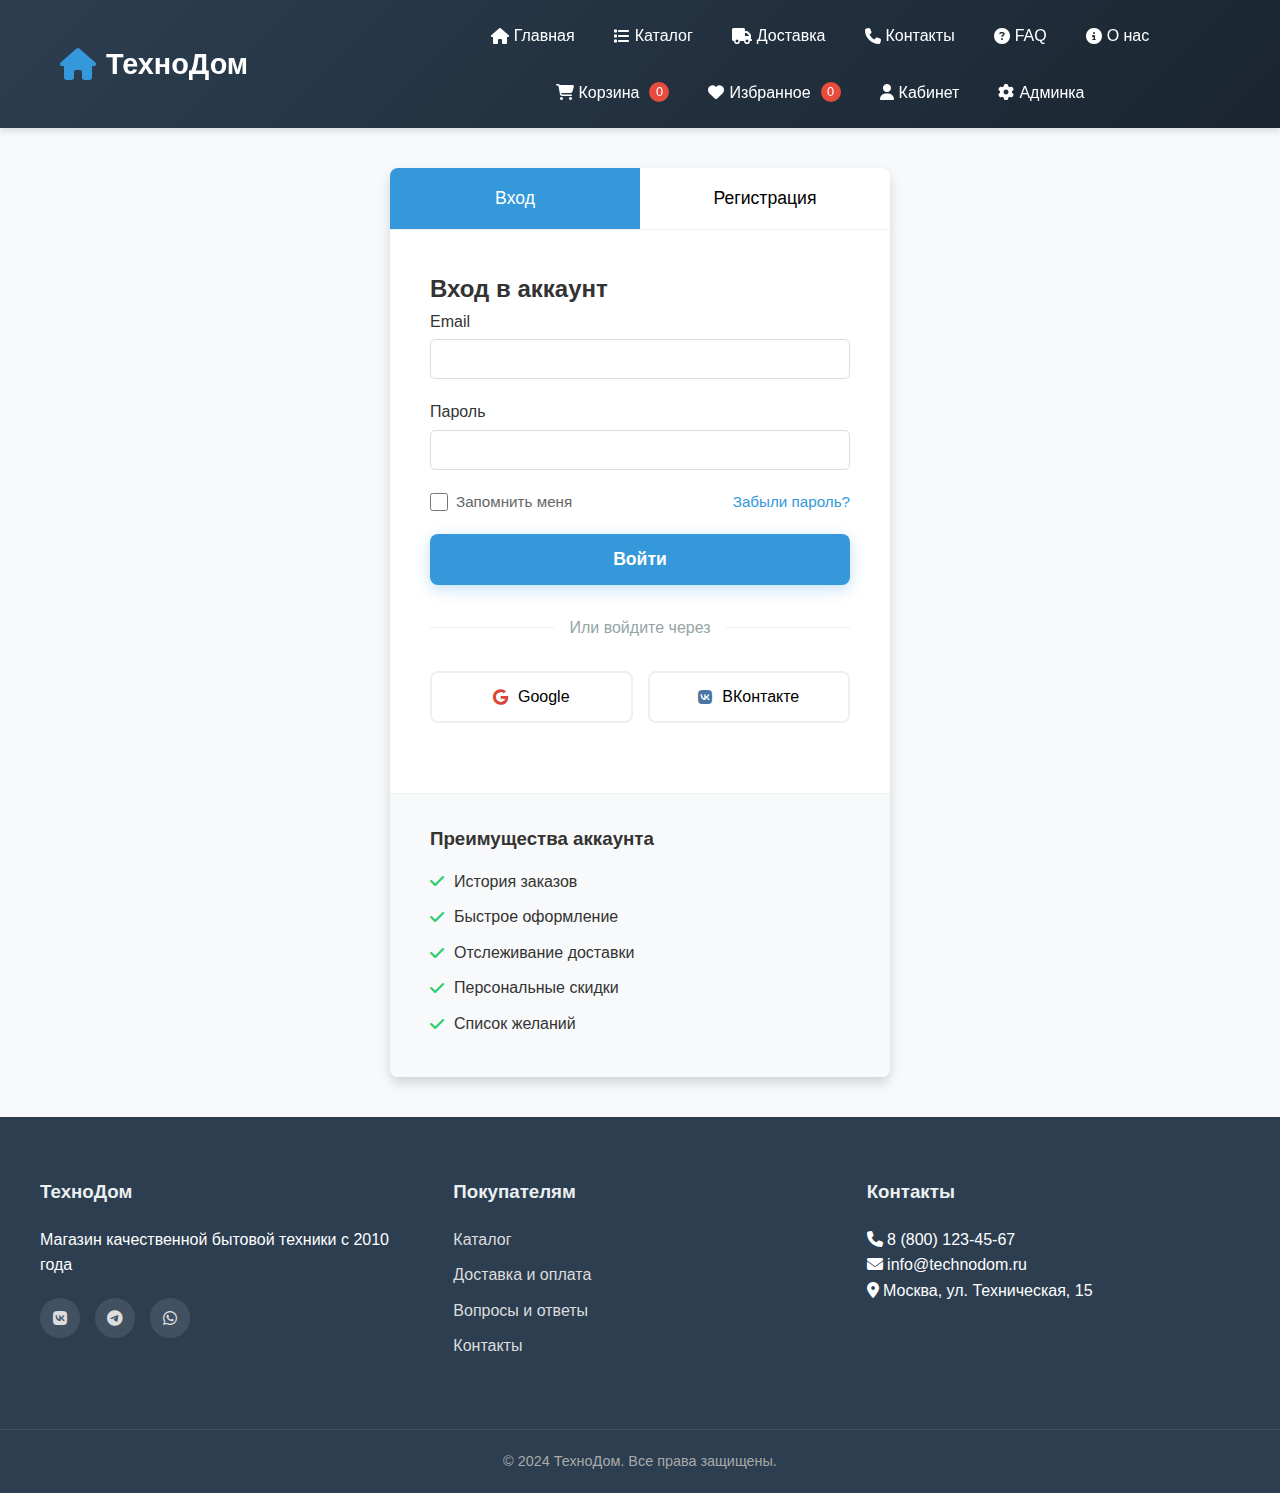
<file: sait1/pages/account.html>
<!DOCTYPE html>
<html lang="ru">
<head>
    <meta charset="UTF-8">
    <meta name="viewport" content="width=device-width, initial-scale=1.0">
    <title>Личный кабинет - ТехноДом</title>
    <link rel="stylesheet" href="https://cdnjs.cloudflare.com/ajax/libs/font-awesome/6.4.0/css/all.min.css">
    <link rel="stylesheet" href="../css/style.css">
    <style>
    /* Основные стили для личного кабинета */
    .account-container {
        display: grid;
        grid-template-columns: 250px 1fr;
        gap: 30px;
        margin: 30px 0;
    }
    
    .account-sidebar {
        background: white;
        border-radius: 10px;
        box-shadow: 0 5px 15px rgba(0,0,0,0.1);
        padding: 20px;
    }
    
    .account-menu {
        list-style: none;
        margin: 0;
        padding: 0;
    }
    
    .account-menu li {
        margin-bottom: 5px;
    }
    
    .account-menu a {
        display: flex;
        align-items: center;
        gap: 10px;
        padding: 12px 15px;
        color: #333;
        text-decoration: none;
        border-radius: 8px;
        transition: all 0.3s ease;
    }
    
    .account-menu a:hover {
        background: #f5f5f5;
        color: #3498db;
    }
    
    .account-menu a.active {
        background: #3498db;
        color: white;
    }
    
    .account-content {
        background: white;
        border-radius: 10px;
        box-shadow: 0 5px 15px rgba(0,0,0,0.1);
        padding: 30px;
    }
    
    .tab-content {
        display: none;
    }
    
    .tab-content.active {
        display: block;
    }
    
    /* Стили для корзины */
    .cart-container {
        display: grid;
        grid-template-columns: 1fr 350px;
        gap: 30px;
        margin: 30px 0;
    }
    
    .cart-items {
        background: white;
        border-radius: 10px;
        box-shadow: 0 5px 15px rgba(0,0,0,0.1);
        padding: 20px;
    }
    
    .cart-item {
        display: grid;
        grid-template-columns: 100px 1fr auto;
        gap: 20px;
        padding: 20px;
        border-bottom: 1px solid #eee;
    }
    
    .cart-item:last-child {
        border-bottom: none;
    }
    
    .cart-item-image {
        width: 100px;
        height: 100px;
        border-radius: 8px;
        overflow: hidden;
    }
    
    .cart-item-image img {
        width: 100%;
        height: 100%;
        object-fit: cover;
    }
    
    .cart-item-actions {
        display: flex;
        align-items: center;
        gap: 10px;
        margin-top: 15px;
    }
    
    .btn-quantity {
        width: 30px;
        height: 30px;
        border: 1px solid #ddd;
        background: white;
        border-radius: 50%;
        cursor: pointer;
        display: flex;
        align-items: center;
        justify-content: center;
    }
    
    .quantity {
        padding: 0 10px;
        font-weight: 600;
    }
    
    .btn-remove, .btn-fav {
        background: none;
        border: none;
        color: #666;
        cursor: pointer;
        padding: 5px 10px;
        border-radius: 4px;
        transition: all 0.3s ease;
    }
    
    .btn-remove:hover {
        color: #e74c3c;
        background: #ffeaea;
    }
    
    .btn-fav:hover {
        color: #e74c3c;
        background: #ffeaea;
    }
    
    .cart-item-price {
        text-align: right;
    }
    
    .price-total {
        font-size: 1.2rem;
        font-weight: 600;
        color: #2c3e50;
    }
    
    .price-unit {
        color: #7f8c8d;
        font-size: 0.9rem;
    }
    
    .cart-summary {
        background: white;
        border-radius: 10px;
        box-shadow: 0 5px 15px rgba(0,0,0,0.1);
        padding: 25px;
        align-self: start;
        position: sticky;
        top: 20px;
    }
    
    .summary-row {
        display: flex;
        justify-content: space-between;
        margin-bottom: 15px;
        padding-bottom: 15px;
        border-bottom: 1px solid #eee;
    }
    
    .summary-row.total-row {
        font-size: 1.3rem;
        font-weight: 600;
        color: #2c3e50;
        border-bottom: none;
        padding-bottom: 0;
    }
    
    .promo-code {
        display: flex;
        gap: 10px;
        margin: 20px 0;
    }
    
    .promo-code input {
        flex: 1;
        padding: 10px;
        border: 1px solid #ddd;
        border-radius: 5px;
    }
    
    .payment-methods {
        margin-top: 20px;
        padding-top: 20px;
        border-top: 1px solid #eee;
        color: #666;
        font-size: 0.9rem;
    }
    
    .payment-methods i {
        margin-right: 8px;
        color: #3498db;
    }
    
    /* Адаптивность */
    @media (max-width: 992px) {
        .account-container,
        .cart-container {
            grid-template-columns: 1fr;
        }
        
        .account-sidebar {
            order: 2;
        }
        
        .account-content {
            order: 1;
        }
        
        .cart-item {
            grid-template-columns: 80px 1fr;
        }
        
        .cart-item-price {
            grid-column: 1 / -1;
            text-align: left;
            padding-top: 15px;
            border-top: 1px solid #eee;
            margin-top: 15px;
        }
    }
    
    @media (max-width: 576px) {
        .account-content,
        .cart-items,
        .cart-summary {
            padding: 15px;
        }
        
        .cart-item {
            grid-template-columns: 1fr;
            text-align: center;
        }
        
        .cart-item-image {
            margin: 0 auto;
        }
        
        .promo-code {
            flex-direction: column;
        }
    }
</style>
</head>
<body>
<header>
    <div class="container header-container">
        <div class="logo">
            <a href="../index.html">
                <i class="fas fa-home"></i>
                <span>ТехноДом</span>
            </a>
        </div>
        
        <nav>
            <ul>
                <li><a href="../index.html"><i class="fas fa-home"></i> Главная</a></li>
                <li><a href="../pages/catalog.html"><i class="fas fa-list"></i> Каталог</a></li>
                <li><a href="../pages/delivery.html"><i class="fas fa-truck"></i> Доставка</a></li>
                <li><a href="../pages/contacts.html"><i class="fas fa-phone"></i> Контакты</a></li>
                <li><a href="../pages/faq.html"><i class="fas fa-question-circle"></i> FAQ</a></li>
                <li><a href="../pages/about.html"><i class="fas fa-info-circle"></i> О нас</a></li>
                <li><a href="../pages/cart.html"><i class="fas fa-shopping-cart"></i> Корзина <span class="cart-count">0</span></a></li>
                <li><a href="../pages/favorites.html"><i class="fas fa-heart"></i> Избранное <span class="fav-count">0</span></a></li>
                <li><a href="../pages/account.html"><i class="fas fa-user"></i> Кабинет</a></li>
                <li><a href="../pages/admin.html"><i class="fas fa-cog"></i> Админка</a></li>
            </ul>
        </nav>
        
        <div class="mobile-menu-btn">
            <i class="fas fa-bars"></i>
        </div>
    </div>
</header>

    <main class="container">
        <div class="account-header">
            <h1>Личный кабинет</h1>
        </div>
        
        <div class="account-container">
            <div class="account-sidebar">
                <ul class="account-menu">
                    <li><a href="#profile" class="account-tab active" data-tab="profile"><i class="fas fa-user"></i> Профиль</a></li>
                    <li><a href="#orders" class="account-tab" data-tab="orders"><i class="fas fa-box"></i> Мои заказы</a></li>
                    <li><a href="#addresses" class="account-tab" data-tab="addresses"><i class="fas fa-map-marker-alt"></i> Адреса доставки</a></li>
                    <li><a href="#favorites" class="account-tab" data-tab="favorites"><i class="fas fa-heart"></i> Избранное</a></li>
                    <li><a href="#reviews" class="account-tab" data-tab="reviews"><i class="fas fa-star"></i> Мои отзывы</a></li>
                    <li><a href="#settings" class="account-tab" data-tab="settings"><i class="fas fa-cog"></i> Настройки</a></li>
                    <li><a href="#" onclick="logout()"><i class="fas fa-sign-out-alt"></i> Выйти</a></li>
                </ul>
            </div>
            
            <div class="account-content">
                <!-- Профиль -->
                <div id="profile-tab" class="tab-content active">
                    <div class="account-header-section">
                        <h2>Мой профиль</h2>
                        <button class="btn btn-outline" onclick="editProfile()">Редактировать</button>
                    </div>
                    
                    <div class="profile-info">
                        <div class="user-avatar-large">
                            <i class="fas fa-user-circle"></i>
                        </div>
                        
                        <div class="profile-details">
                            <div class="detail-row">
                                <span class="detail-label">ФИО:</span>
                                <span class="detail-value" id="user-name">Иван Иванов</span>
                            </div>
                            <div class="detail-row">
                                <span class="detail-label">Email:</span>
                                <span class="detail-value" id="user-email">user@example.com</span>
                            </div>
                            <div class="detail-row">
                                <span class="detail-label">Телефон:</span>
                                <span class="detail-value" id="user-phone">+7 (999) 123-45-67</span>
                            </div>
                            <div class="detail-row">
                                <span class="detail-label">Дата регистрации:</span>
                                <span class="detail-value" id="user-regdate">15.02.2024</span>
                            </div>
                        </div>
                    </div>
                    
                    <div class="profile-stats">
                        <div class="stat-card">
                            <div class="stat-number" id="total-orders">0</div>
                            <div class="stat-label">Всего заказов</div>
                        </div>
                        <div class="stat-card">
                            <div class="stat-number" id="total-spent">0 ₽</div>
                            <div class="stat-label">Всего потрачено</div>
                        </div>
                        <div class="stat-card">
                            <div class="stat-number" id="favorites-count">0</div>
                            <div class="stat-label">В избранном</div>
                        </div>
                        <div class="stat-card">
                            <div class="stat-number" id="reviews-count">0</div>
                            <div class="stat-label">Мои отзывы</div>
                        </div>
                    </div>
                </div>
                
                <!-- Заказы -->
                <div id="orders-tab" class="tab-content">
                    <div class="account-header-section">
                        <h2>Мои заказы</h2>
                        <div class="order-filter">
                            <select id="order-status-filter">
                                <option value="all">Все заказы</option>
                                <option value="processing">В обработке</option>
                                <option value="delivered">Доставленные</option>
                                <option value="cancelled">Отмененные</option>
                            </select>
                        </div>
                    </div>
                    
                    <div class="orders-list" id="orders-list">
                        <!-- Заказы загружаются через JS -->
                        <div class="empty-orders">
                            <i class="fas fa-box-open"></i>
                            <h3>У вас пока нет заказов</h3>
                            <p>Сделайте свой первый заказ в нашем магазине!</p>
                            <a href="../pages/catalog.html" class="btn btn-primary">Перейти в каталог</a>
                        </div>
                    </div>
                </div>
                
                <!-- Адреса доставки -->
                <div id="addresses-tab" class="tab-content">
                    <div class="account-header-section">
                        <h2>Мои адреса доставки</h2>
                        <button class="btn btn-primary" onclick="showAddAddressForm()">Добавить адрес</button>
                    </div>
                    
                    <div class="addresses-list" id="addresses-list">
                        <!-- Адреса загружаются через JS -->
                        <div class="address-card">
                            <div class="address-header">
                                <h3>Основной адрес</h3>
                                <div class="address-actions">
                                    <button class="btn-edit" onclick="editAddress(1)"><i class="fas fa-edit"></i></button>
                                    <button class="btn-delete" onclick="deleteAddress(1)"><i class="fas fa-trash"></i></button>
                                </div>
                            </div>
                            <div class="address-content">
                                <p><strong>Иван Иванов</strong></p>
                                <p>Москва, ул. Примерная, д. 10, кв. 25</p>
                                <p>+7 (999) 123-45-67</p>
                            </div>
                        </div>
                    </div>
                </div>
                
                <!-- Избранное -->
                <div id="favorites-tab" class="tab-content">
                    <div class="account-header-section">
                        <h2>Избранные товары</h2>
                        <a href="../pages/favorites.html" class="btn btn-outline">Все избранное</a>
                    </div>
                    
                    <div class="favorites-preview" id="favorites-preview">
                        <!-- Избранное загружается через JS -->
                    </div>
                </div>
                
                <!-- Отзывы -->
                <div id="reviews-tab" class="tab-content">
                    <div class="account-header-section">
                        <h2>Мои отзывы</h2>
                    </div>
                    
                    <div class="reviews-list" id="user-reviews">
                        <!-- Отзывы загружаются через JS -->
                        <div class="empty-reviews">
                            <i class="fas fa-star"></i>
                            <h3>У вас пока нет отзывов</h3>
                            <p>Оставьте свой первый отзыв о купленном товаре!</p>
                        </div>
                    </div>
                </div>
                
                <!-- Настройки -->
                <div id="settings-tab" class="tab-content">
                    <div class="account-header-section">
                        <h2>Настройки аккаунта</h2>
                    </div>
                    
                    <div class="settings-form">
                        <div class="form-group">
                            <label>Уведомления по email</label>
                            <div class="switch">
                                <input type="checkbox" id="email-notifications" checked>
                                <span class="slider"></span>
                            </div>
                        </div>
                        
                        <div class="form-group">
                            <label>Уведомления о скидках</label>
                            <div class="switch">
                                <input type="checkbox" id="discount-notifications" checked>
                                <span class="slider"></span>
                            </div>
                        </div>
                        
                        <div class="form-group">
                            <label>СМС-уведомления</label>
                            <div class="switch">
                                <input type="checkbox" id="sms-notifications">
                                <span class="slider"></span>
                            </div>
                        </div>
                        
                        <div class="form-group">
                            <label>Язык интерфейса</label>
                            <select id="language-select">
                                <option value="ru">Русский</option>
                                <option value="en">English</option>
                            </select>
                        </div>
                        
                        <button class="btn btn-primary" onclick="saveSettings()">Сохранить настройки</button>
                    </div>
                    
                    <div class="danger-zone">
                        <h3>Опасная зона</h3>
                        <div class="danger-actions">
                            <button class="btn btn-danger" onclick="deleteAccount()">
                                <i class="fas fa-trash"></i> Удалить аккаунт
                            </button>
                            <button class="btn btn-warning" onclick="exportData()">
                                <i class="fas fa-download"></i> Экспорт данных
                            </button>
                        </div>
                    </div>
                </div>
            </div>
        </div>
        
        <!-- Форма редактирования профиля -->
        <div id="edit-profile-modal" class="modal">
            <div class="modal-content">
                <div class="modal-header">
                    <h3>Редактировать профиль</h3>
                    <button class="close-btn" onclick="closeEditProfile()">&times;</button>
                </div>
                <div class="modal-body">
                    <form id="profile-form">
                        <div class="form-row">
                            <div class="form-group">
                                <label>Имя *</label>
                                <input type="text" id="edit-name" required>
                            </div>
                            <div class="form-group">
                                <label>Фамилия *</label>
                                <input type="text" id="edit-surname" required>
                            </div>
                        </div>
                        
                        <div class="form-group">
                            <label>Email *</label>
                            <input type="email" id="edit-email" required>
                        </div>
                        
                        <div class="form-group">
                            <label>Телефон *</label>
                            <input type="tel" id="edit-phone" required>
                        </div>
                        
                        <div class="form-group">
                            <label>Новый пароль</label>
                            <input type="password" id="edit-password" placeholder="Оставьте пустым, если не меняете">
                        </div>
                        
                        <div class="form-group">
                            <label>Подтверждение пароля</label>
                            <input type="password" id="edit-password-confirm">
                        </div>
                        
                        <button type="submit" class="btn btn-primary">Сохранить изменения</button>
                    </form>
                </div>
            </div>
        </div>
        
        <!-- Форма добавления адреса -->
        <div id="add-address-modal" class="modal">
            <div class="modal-content">
                <div class="modal-header">
                    <h3>Добавить адрес</h3>
                    <button class="close-btn" onclick="closeAddAddress()">&times;</button>
                </div>
                <div class="modal-body">
                    <form id="address-form">
                        <div class="form-group">
                            <label>Название адреса</label>
                            <input type="text" id="address-title" placeholder="Например: Дом, Работа">
                        </div>
                        
                        <div class="form-row">
                            <div class="form-group">
                                <label>Город *</label>
                                <input type="text" id="address-city" required>
                            </div>
                            <div class="form-group">
                                <label>Улица *</label>
                                <input type="text" id="address-street" required>
                            </div>
                        </div>
                        
                        <div class="form-row">
                            <div class="form-group">
                                <label>Дом *</label>
                                <input type="text" id="address-house" required>
                            </div>
                            <div class="form-group">
                                <label>Квартира/Офис</label>
                                <input type="text" id="address-apartment">
                            </div>
                        </div>
                        
                        <div class="form-group">
                            <label>Получатель *</label>
                            <input type="text" id="address-recipient" required>
                        </div>
                        
                        <div class="form-group">
                            <label>Телефон получателя *</label>
                            <input type="tel" id="address-phone" required>
                        </div>
                        
                        <div class="form-group">
                            <label>Комментарий для курьера</label>
                            <textarea id="address-comment" rows="3"></textarea>
                        </div>
                        
                        <div class="form-group">
                            <label>
                                <input type="checkbox" id="address-default"> Сделать основным адресом
                            </label>
                        </div>
                        
                        <button type="submit" class="btn btn-primary">Сохранить адрес</button>
                    </form>
                </div>
            </div>
        </div>
    </main>

    <!-- Подвал -->
    <footer>
        <div class="container footer-container">
            <div class="footer-section">
                <h3>ТехноДом</h3>
                <p>Магазин качественной бытовой техники с 2010 года</p>
                <div class="social-links">
                    <a href="#"><i class="fab fa-vk"></i></a>
                    <a href="#"><i class="fab fa-telegram"></i></a>
                    <a href="#"><i class="fab fa-whatsapp"></i></a>
                </div>
            </div>
            
            <div class="footer-section">
                <h3>Покупателям</h3>
                <ul>
                    <li><a href="../САЙТ/pages/catalog.html">Каталог</a></li>
                    <li><a href="../САЙТ/pages/delivery.html">Доставка и оплата</a></li>
                    <li><a href="../САЙТ/pages/faq.html">Вопросы и ответы</a></li>
                    <li><a href="../САЙТ/pages/privacy.html">Политика конфиденциальности</a></li>
                </ul>
            </div>
            
            <div class="footer-section">
                <h3>Контакты</h3>
                <p><i class="fas fa-phone"></i> 8 (800) 123-45-67</p>
                <p><i class="fas fa-envelope"></i> info@technodom.ru</p>
                <p><i class="fas fa-map-marker-alt"></i> Москва, ул. Техническая, 15</p>
            </div>
        </div>
        
        <div class="footer-bottom">
            <p>&copy; 2024 ТехноДом. Все права защищены.</p>
        </div>
    </footer>

    <script src="../js/script.js"></script>
    <script>
        let currentUser = null;
        
        document.addEventListener('DOMContentLoaded', function() {
            loadUserData();
            updateCartCount();
            updateFavCount();
            loadAccountData();

            
            // Инициализация вкладок
            document.querySelectorAll('.account-tab').forEach(tab => {
                tab.addEventListener('click', function(e) {
                    e.preventDefault();
                    const tabName = this.getAttribute('data-tab');
                    switchTab(tabName);
                });
            });
            
            // Обработка форм
            document.getElementById('profile-form').addEventListener('submit', function(e) {
                e.preventDefault();
                saveProfile();
            });
            
            document.getElementById('address-form').addEventListener('submit', function(e) {
                e.preventDefault();
                saveAddress();
            });
        });
        
function loadUserData() {
    const storedUser = JSON.parse(localStorage.getItem('currentUser'));
    
    if (!storedUser) {
        // Если пользователь не авторизован, перенаправляем на логин
        window.location.href = 'login.html';
        return;
    }
    
    currentUser = storedUser;
    
    // Теперь гарантируем, что у пользователя есть все необходимые поля
    currentUser = {
        id: currentUser.id || Date.now(),
        name: currentUser.name || 'Пользователь',
        email: currentUser.email || '',
        phone: currentUser.phone || 'Не указан',
        password: currentUser.password || '',
        role: currentUser.role || 'user',
        regDate: currentUser.regDate || new Date().toLocaleDateString('ru-RU'),
        address: currentUser.address || ''
    };
}
        function loadAccountData() {
    // Проверяем авторизацию
    if (!currentUser) {
        loadUserData();
    }
    
    // Загрузка данных профиля из актуального пользователя
    document.getElementById('user-name').textContent = currentUser.name;
    document.getElementById('user-email').textContent = currentUser.email;
    document.getElementById('user-phone').textContent = currentUser.phone;
    document.getElementById('user-regdate').textContent = currentUser.regDate;
    
    // Заполнение формы редактирования
    const nameParts = currentUser.name.split(' ');
    document.getElementById('edit-name').value = nameParts[0] || '';
    document.getElementById('edit-surname').value = nameParts[1] || '';
    document.getElementById('edit-email').value = currentUser.email;
    document.getElementById('edit-phone').value = currentUser.phone;
    
    // Загрузка статистики
    updateAccountStats();
    
    // Загрузка заказов
    loadUserOrders();
    
    // Загрузка избранного
    loadUserFavorites();
    
    // Загрузка отзывов
    loadUserReviews();
}

        
        // Обновить функцию updateAccountStats в account.html:
function updateAccountStats() {
    // Заказы
    const orders = JSON.parse(localStorage.getItem('orders')) || [];
    const userOrders = orders.filter(o => o.userId === currentUser.id);
    document.getElementById('total-orders').textContent = userOrders.length;
    
    // Сумма заказов
    const totalSpent = userOrders.reduce((sum, order) => sum + order.total, 0);
    document.getElementById('total-spent').textContent = totalSpent.toLocaleString() + ' ₽';
    
    // Избранное
    const favorites = JSON.parse(localStorage.getItem('favorites')) || [];
    document.getElementById('favorites-count').textContent = favorites.length;
    
    // Отзывы
    const reviews = JSON.parse(localStorage.getItem('reviews')) || [];
    const userReviews = reviews.filter(r => r.email === currentUser.email);
    document.getElementById('reviews-count').textContent = userReviews.length;
    
    // Последний заказ
    if (userOrders.length > 0) {
        const lastOrder = userOrders.sort((a, b) => b.timestamp - a.timestamp)[0];
        // Можно добавить отображение информации о последнем заказе
        if (lastOrder) {
            // Обновляем дату последнего заказа в профиле
            const lastOrderDate = document.createElement('div');
            lastOrderDate.className = 'detail-row';
            lastOrderDate.innerHTML = `
                <span class="detail-label">Последний заказ:</span>
                <span class="detail-value">${lastOrder.date} на ${lastOrder.total.toLocaleString()} ₽</span>
            `;
            
            // Добавляем в профиль, если еще нет
            const profileDetails = document.querySelector('.profile-details');
            const existing = profileDetails.querySelector('.last-order-row');
            if (existing) {
                existing.remove();
            }
            
            lastOrderDate.className = 'detail-row last-order-row';
            profileDetails.appendChild(lastOrderDate);
        }
    }
}
        
        function loadUserOrders() {
            const orders = JSON.parse(localStorage.getItem('orders')) || [];
            const userOrders = orders.filter(o => o.userId === currentUser.id);
            const container = document.getElementById('orders-list');
            
            if (userOrders.length === 0) {
                return; // Показываем дефолтное сообщение
            }
            
            container.innerHTML = userOrders.map(order => `
                <div class="order-card">
                    <div class="order-header">
                        <div class="order-info">
                            <h3>Заказ #${order.id}</h3>
                            <div class="order-date">${order.date}</div>
                        </div>
                        <div class="order-status status ${order.status}">
                            ${getOrderStatusText(order.status)}
                        </div>
                    </div>
                    
                    <div class="order-items">
                        ${order.items.map(item => {
                            const products = JSON.parse(localStorage.getItem('products')) || getDefaultProducts();
                            const product = products.find(p => p.id === item.productId);
                            return product ? `
                                <div class="order-item">
                                    <div class="item-image">
                                        <img src="${product.image}" alt="${product.name}">
                                    </div>
                                    <div class="item-info">
                                        <h4>${product.name}</h4>
                                        <div class="item-price">${item.price.toLocaleString()} ₽ × ${item.quantity}</div>
                                    </div>
                                </div>
                            ` : '';
                        }).join('')}
                    </div>
                    
                    <div class="order-footer">
                        <div class="order-total">
                            <strong>Итого:</strong> ${order.total.toLocaleString()} ₽
                        </div>
                        <div class="order-actions">
                            <button class="btn btn-outline" onclick="repeatOrder(${order.id})">
                                <i class="fas fa-redo"></i> Повторить заказ
                            </button>
                            <button class="btn btn-outline" onclick="viewOrderDetails(${order.id})">
                                <i class="fas fa-eye"></i> Подробнее
                            </button>
                        </div>
                    </div>
                </div>
            `).join('');
        }
        
        function loadUserFavorites() {
            const favorites = JSON.parse(localStorage.getItem('favorites')) || [];
            const products = JSON.parse(localStorage.getItem('products')) || getDefaultProducts();
            const container = document.getElementById('favorites-preview');
            
            if (favorites.length === 0) {
                container.innerHTML = `
                    <div class="empty-favorites-preview">
                        <p>У вас пока нет избранных товаров</p>
                        <a href="catalog.html" class="btn btn-primary">Перейти в каталог</a>
                    </div>
                `;
                return;
            }
            
            const favoriteProducts = products
                .filter(p => favorites.includes(p.id))
                .slice(0, 4);
            
            container.innerHTML = `
                <div class="products-grid compact">
                    ${favoriteProducts.map(product => `
                        <div class="product-card compact">
                            <div class="product-image">
                                <img src="${product.image}" alt="${product.name}">
                            </div>
                            <div class="product-info">
                                <h4><a href="product.html?id=${product.id}">${product.name}</a></h4>
                                <div class="product-price">${product.price.toLocaleString()} ₽</div>
                            </div>
                        </div>
                    `).join('')}
                </div>
                <div class="view-all">
                    <a href="favorites.html" class="btn btn-outline">Посмотреть все избранное (${favorites.length})</a>
                </div>
            `;
        }
        
        function loadUserReviews() {
            const reviews = JSON.parse(localStorage.getItem('reviews')) || [];
            const userReviews = reviews.filter(r => r.email === currentUser.email);
            const container = document.getElementById('user-reviews');
            
            if (userReviews.length === 0) {
                return; // Показываем дефолтное сообщение
            }
            
            container.innerHTML = userReviews.map(review => `
                <div class="review-card">
                    <div class="review-header">
                        <div class="review-product">
                            ${getProductName(review.productId)}
                        </div>
                        <div class="review-date">${review.date}</div>
                    </div>
                    <div class="review-rating">${getRatingStars(review.rating)}</div>
                    <div class="review-title">${review.title}</div>
                    <div class="review-text">${review.text}</div>
                    <div class="review-actions">
                        <button class="btn btn-outline btn-sm" onclick="editReview(${review.id})">
                            <i class="fas fa-edit"></i> Редактировать
                        </button>
                        <button class="btn btn-outline btn-sm" onclick="deleteReview(${review.id})">
                            <i class="fas fa-trash"></i> Удалить
                        </button>
                    </div>
                </div>
            `).join('');
        }
        
        function getProductName(productId) {
            const products = JSON.parse(localStorage.getItem('products')) || getDefaultProducts();
            const product = products.find(p => p.id === productId);
            return product ? `<a href="product.html?id=${product.id}">${product.name}</a>` : 'Товар';
        }
        
        function getOrderStatusText(status) {
            const statusMap = {
                'processing': 'В обработке',
                'delivered': 'Доставлен',
                'cancelled': 'Отменен'
            };
            return statusMap[status] || status;
        }
        
        function switchTab(tabName) {
            // Скрыть все вкладки
            document.querySelectorAll('.tab-content').forEach(tab => {
                tab.classList.remove('active');
            });
            
            // Убрать активный класс у всех кнопок
            document.querySelectorAll('.account-tab').forEach(btn => {
                btn.classList.remove('active');
            });
            
            // Показать выбранную вкладку
            document.getElementById(`${tabName}-tab`).classList.add('active');
            
            // Активировать соответствующую кнопку
            document.querySelector(`.account-tab[data-tab="${tabName}"]`).classList.add('active');
            
            // Обновить URL без перезагрузки
            history.pushState(null, '', `#${tabName}`);
        }
        
        function editProfile() {
            document.getElementById('edit-profile-modal').style.display = 'flex';
        }
        
        function closeEditProfile() {
            document.getElementById('edit-profile-modal').style.display = 'none';
        }
        
        function saveProfile() {
    const name = document.getElementById('edit-name').value;
    const surname = document.getElementById('edit-surname').value;
    const email = document.getElementById('edit-email').value;
    const phone = document.getElementById('edit-phone').value;
    const password = document.getElementById('edit-password').value;
    const passwordConfirm = document.getElementById('edit-password-confirm').value;
    
    if (password && password !== passwordConfirm) {
        alert('Пароли не совпадают');
        return;
    }
    
    // Обновление данных текущего пользователя
    currentUser.name = `${name} ${surname}`;
    currentUser.email = email;
    currentUser.phone = phone;
    
    if (password) {
        currentUser.password = password;
    }
    
    // Сохранение в localStorage как текущего пользователя
    localStorage.setItem('currentUser', JSON.stringify(currentUser));
    
    // Также обновляем в общем списке пользователей
    const users = JSON.parse(localStorage.getItem('users')) || [];
    const userIndex = users.findIndex(u => u.id === currentUser.id);
    
    if (userIndex !== -1) {
        users[userIndex] = currentUser;
    } else {
        // Если пользователя нет в списке, добавляем
        users.push(currentUser);
    }
    
    localStorage.setItem('users', JSON.stringify(users));
    
    // Обновление интерфейса
    loadAccountData();
    closeEditProfile();
    showNotification('Профиль успешно обновлен');
}

        
        function showAddAddressForm() {
            document.getElementById('add-address-modal').style.display = 'flex';
        }
        
        function closeAddAddress() {
            document.getElementById('add-address-modal').style.display = 'none';
            document.getElementById('address-form').reset();
        }
        
        function saveAddress() {
            const address = {
                id: Date.now(),
                title: document.getElementById('address-title').value || 'Основной адрес',
                city: document.getElementById('address-city').value,
                street: document.getElementById('address-street').value,
                house: document.getElementById('address-house').value,
                apartment: document.getElementById('address-apartment').value,
                recipient: document.getElementById('address-recipient').value,
                phone: document.getElementById('address-phone').value,
                comment: document.getElementById('address-comment').value,
                isDefault: document.getElementById('address-default').checked
            };
            
            // Сохранение адреса
            const addresses = JSON.parse(localStorage.getItem('userAddresses')) || [];
            addresses.push(address);
            localStorage.setItem('userAddresses', JSON.stringify(addresses));
            
            closeAddAddress();
            showNotification('Адрес успешно добавлен');
            
            // Обновление списка адресов
            // В реальном проекте здесь должна быть функция обновления списка
        }
        
        function repeatOrder(orderId) {
            const orders = JSON.parse(localStorage.getItem('orders')) || [];
            const order = orders.find(o => o.id === orderId);
            
            if (order) {
                const cart = JSON.parse(localStorage.getItem('cart')) || [];
                order.items.forEach(item => {
                    const existingItem = cart.find(cartItem => cartItem.productId === item.productId);
                    if (existingItem) {
                        existingItem.quantity += item.quantity;
                    } else {
                        cart.push({
                            productId: item.productId,
                            quantity: item.quantity
                        });
                    }
                });
                
                localStorage.setItem('cart', JSON.stringify(cart));
                updateCartCount();
                showNotification('Товары добавлены в корзину');
            }
        }
        
        function viewOrderDetails(orderId) {
            alert(`Подробности заказа #${orderId}. В реальном проекте здесь будет детальная страница заказа.`);
        }
        
        function editReview(reviewId) {
            alert(`Редактирование отзыва #${reviewId}`);
        }
        
        function deleteReview(reviewId) {
            if (confirm('Удалить этот отзыв?')) {
                const reviews = JSON.parse(localStorage.getItem('reviews')) || [];
                const updatedReviews = reviews.filter(r => r.id !== reviewId);
                localStorage.setItem('reviews', JSON.stringify(updatedReviews));
                loadUserReviews();
                showNotification('Отзыв удален');
            }
        }
        
        function saveSettings() {
            const settings = {
                emailNotifications: document.getElementById('email-notifications').checked,
                discountNotifications: document.getElementById('discount-notifications').checked,
                smsNotifications: document.getElementById('sms-notifications').checked,
                language: document.getElementById('language-select').value
            };
            
            localStorage.setItem('userSettings', JSON.stringify(settings));
            showNotification('Настройки сохранены');
        }
        
        function deleteAccount() {
            if (confirm('ВНИМАНИЕ: Вы действительно хотите удалить аккаунт? Это действие нельзя отменить.')) {
                alert('Аккаунт удален. В реальном проекте здесь будет удаление из базы данных.');
                localStorage.removeItem('currentUser');
                window.location.href = 'index.html';
            }
        }
        
        function exportData() {
            const userData = {
                profile: currentUser,
                orders: JSON.parse(localStorage.getItem('orders')) || [],
                favorites: JSON.parse(localStorage.getItem('favorites')) || [],
                reviews: JSON.parse(localStorage.getItem('reviews')) || []
            };
            
            const dataStr = JSON.stringify(userData, null, 2);
            const dataUri = 'data:application/json;charset=utf-8,'+ encodeURIComponent(dataStr);
            
            const exportFileDefaultName = `technodom-data-${Date.now()}.json`;
            
            const linkElement = document.createElement('a');
            linkElement.setAttribute('href', dataUri);
            linkElement.setAttribute('download', exportFileDefaultName);
            linkElement.click();
            
            showNotification('Данные экспортированы');
        }
        
function logout() {
    localStorage.removeItem('currentUser');
    window.location.href = 'login.html';
}

        document.addEventListener('DOMContentLoaded', function() {
        const currentUser = JSON.parse(localStorage.getItem('currentUser'));
        if (!currentUser) {
            alert('Для доступа к личному кабинету необходимо авторизоваться');
            window.location.href = 'login.html';
            return;
        }});

        // Добавить в account.html после функции logout()
function showNotification(message, type = 'success') {
    // Создаем элемент уведомления
    const notification = document.createElement('div');
    notification.className = `notification ${type}`;
    notification.innerHTML = `
        <i class="fas fa-${type === 'success' ? 'check-circle' : 'exclamation-circle'}"></i>
        <span>${message}</span>
        <button class="close-btn" onclick="this.parentElement.remove()">&times;</button>
    `;
    
    // Добавляем на страницу
    document.body.appendChild(notification);
    
    // Автоматическое удаление через 5 секунд
    setTimeout(() => {
        if (notification.parentElement) {
            notification.remove();
        }
    }, 5000);
}

// Добавляю в account.html функцию для инициализации данных
function initializeUserData() {
    const storedUser = JSON.parse(localStorage.getItem('currentUser'));
    
    if (!storedUser) {
        return null;
    }
    
    // Если у пользователя недостаточно данных, дополняем их
    const defaultUser = {
        id: storedUser.id || Date.now(),
        name: storedUser.name || 'Пользователь',
        email: storedUser.email || 'user@example.com',
        phone: storedUser.phone || '+7 (999) 000-00-00',
        password: storedUser.password || '',
        role: storedUser.role || 'user',
        regDate: storedUser.regDate || new Date().toLocaleDateString('ru-RU'),
        address: storedUser.address || ''
    };
    
    return defaultUser;
}

// Добавить стили для уведомлений в account.html
const notificationStyles = document.createElement('style');
notificationStyles.textContent = `
    .notification {
        position: fixed;
        top: 20px;
        right: 20px;
        padding: 15px 20px;
        border-radius: 8px;
        box-shadow: 0 5px 20px rgba(0,0,0,0.15);
        display: flex;
        align-items: center;
        gap: 10px;
        z-index: 10000;
        animation: slideIn 0.3s ease;
        min-width: 300px;
        max-width: 500px;
    }
    
    .notification.success {
        background: #27ae60;
        color: white;
        border-left: 4px solid #219653;
    }
    
    .notification.info {
        background: #3498db;
        color: white;
        border-left: 4px solid #2980b9;
    }
    
    .notification i {
        font-size: 1.2rem;
    }
    
    .notification .close-btn {
        background: none;
        border: none;
        color: white;
        font-size: 1.5rem;
        cursor: pointer;
        margin-left: auto;
        padding: 0;
        width: 24px;
        height: 24px;
        display: flex;
        align-items: center;
        justify-content: center;
    }
    
    @keyframes slideIn {
        from {
            transform: translateX(100%);
            opacity: 0;
        }
        to {
            transform: translateX(0);
            opacity: 1;
        }
    }
`;
document.head.appendChild(notificationStyles);
        
        // Проверка hash в URL при загрузке
        window.addEventListener('load', function() {
            const hash = window.location.hash.substring(1);
            if (hash) {
                switchTab(hash);
            }
        });
    </script>
    
    <style>
        .account-header-section {
            display: flex;
            justify-content: space-between;
            align-items: center;
            margin-bottom: 30px;
            padding-bottom: 20px;
            border-bottom: 1px solid #eee;
        }
        
        .profile-info {
            display: flex;
            gap: 40px;
            align-items: center;
            margin-bottom: 40px;
        }
        
        .user-avatar-large {
            width: 120px;
            height: 120px;
            border-radius: 50%;
            background: var(--light);
            display: flex;
            align-items: center;
            justify-content: center;
            font-size: 4rem;
            color: var(--secondary);
        }
        
        .profile-details {
            flex: 1;
        }
        
        .detail-row {
            display: flex;
            margin-bottom: 15px;
            padding-bottom: 15px;
            border-bottom: 1px solid #eee;
        }
        
        .detail-label {
            font-weight: 600;
            color: var(--dark);
            min-width: 200px;
        }
        
        .profile-stats {
            display: grid;
            grid-template-columns: repeat(auto-fit, minmax(200px, 1fr));
            gap: 20px;
            margin-top: 40px;
        }
        
        .stat-card {
            background: white;
            padding: 30px;
            border-radius: var(--border-radius);
            text-align: center;
            box-shadow: var(--shadow);
        }
        
        .stat-number {
            font-size: 2rem;
            font-weight: bold;
            color: var(--secondary);
            margin-bottom: 10px;
        }
        
        .order-card {
            background: white;
            border-radius: var(--border-radius);
            box-shadow: var(--shadow);
            margin-bottom: 20px;
            overflow: hidden;
        }
        
        .order-header {
            display: flex;
            justify-content: space-between;
            align-items: center;
            padding: 20px;
            background: var(--light-gray);
            border-bottom: 1px solid #eee;
        }
        
        .order-info h3 {
            margin-bottom: 5px;
        }
        
        .order-date {
            color: var(--gray);
            font-size: 0.9rem;
        }
        
        .order-items {
            padding: 20px;
        }
        
        .order-item {
            display: flex;
            gap: 15px;
            padding: 15px 0;
            border-bottom: 1px solid #eee;
        }
        
        .order-item:last-child {
            border-bottom: none;
        }
        
        .item-image {
            width: 80px;
            height: 80px;
            border-radius: var(--border-radius);
            overflow: hidden;
        }
        
        .item-image img {
            width: 100%;
            height: 100%;
            object-fit: cover;
        }
        
        .item-info {
            flex: 1;
        }
        
        .order-footer {
            display: flex;
            justify-content: space-between;
            align-items: center;
            padding: 20px;
            background: var(--light-gray);
            border-top: 1px solid #eee;
        }
        
        .order-total {
            font-size: 1.2rem;
            font-weight: bold;
        }
        
        .order-actions {
            display: flex;
            gap: 10px;
        }
        
        .address-card {
            background: white;
            border-radius: var(--border-radius);
            box-shadow: var(--shadow);
            padding: 20px;
            margin-bottom: 20px;
        }
        
        .address-header {
            display: flex;
            justify-content: space-between;
            align-items: center;
            margin-bottom: 15px;
        }
        
        .address-actions {
            display: flex;
            gap: 10px;
        }
        
        .btn-edit, .btn-delete {
            background: none;
            border: none;
            cursor: pointer;
            font-size: 1rem;
            color: var(--gray);
            transition: var(--transition);
        }
        
        .btn-edit:hover {
            color: var(--secondary);
        }
        
        .btn-delete:hover {
            color: var(--accent);
        }
        
        .products-grid.compact {
            grid-template-columns: repeat(auto-fit, minmax(200px, 1fr));
            gap: 20px;
            margin-bottom: 20px;
        }
        
        .product-card.compact {
            padding: 15px;
        }
        
        .product-card.compact .product-image {
            height: 150px;
        }
        
        .view-all {
            text-align: center;
            margin-top: 20px;
        }
        
        .review-card {
            background: white;
            border-radius: var(--border-radius);
            box-shadow: var(--shadow);
            padding: 20px;
            margin-bottom: 20px;
        }
        
        .review-header {
            display: flex;
            justify-content: space-between;
            align-items: center;
            margin-bottom: 15px;
        }
        
        .review-product a {
            color: var(--secondary);
            text-decoration: none;
        }
        
        .review-date {
            color: var(--gray);
            font-size: 0.9rem;
        }
        
        .settings-form {
            background: white;
            padding: 30px;
            border-radius: var(--border-radius);
            box-shadow: var(--shadow);
            margin-bottom: 40px;
        }
        
        .switch {
            position: relative;
            display: inline-block;
            width: 60px;
            height: 34px;
        }
        
        .switch input {
            opacity: 0;
            width: 0;
            height: 0;
        }
        
        .slider {
            position: absolute;
            cursor: pointer;
            top: 0;
            left: 0;
            right: 0;
            bottom: 0;
            background-color: #ccc;
            transition: .4s;
            border-radius: 34px;
        }
        
        .slider:before {
            position: absolute;
            content: "";
            height: 26px;
            width: 26px;
            left: 4px;
            bottom: 4px;
            background-color: white;
            transition: .4s;
            border-radius: 50%;
        }
        
        input:checked + .slider {
            background-color: var(--secondary);
        }
        
        input:checked + .slider:before {
            transform: translateX(26px);
        }
        
        .danger-zone {
            background: white;
            padding: 30px;
            border-radius: var(--border-radius);
            box-shadow: var(--shadow);
            border: 2px solid var(--accent);
        }
        
        .danger-actions {
            display: flex;
            gap: 20px;
            margin-top: 20px;
            flex-wrap: wrap;
        }
        
        .btn-danger {
            background-color: var(--accent);
            color: white;
        }
        
        .btn-danger:hover {
            background-color: #c0392b;
        }
        
        .btn-warning {
            background-color: var(--warning);
            color: white;
        }
        
        .btn-warning:hover {
            background-color: #e67e22;
        }
        
        .empty-orders, .empty-reviews, .empty-favorites-preview {
            text-align: center;
            padding: 60px 20px;
            color: var(--gray);
        }
        
        .empty-orders i, .empty-reviews i {
            font-size: 4rem;
            margin-bottom: 20px;
            color: #ddd;
        }
        
        @media (max-width: 768px) {
            .account-container {
                grid-template-columns: 1fr;
            }
            
            .profile-info {
                flex-direction: column;
                text-align: center;
            }
            
            .detail-row {
                flex-direction: column;
                gap: 5px;
            }
            
            .detail-label {
                min-width: auto;
            }
            
            .order-header, .order-footer {
                flex-direction: column;
                gap: 15px;
                text-align: center;
            }
            
            .danger-actions {
                flex-direction: column;
            }
        }
    </style>
</body>
</html>
</file>
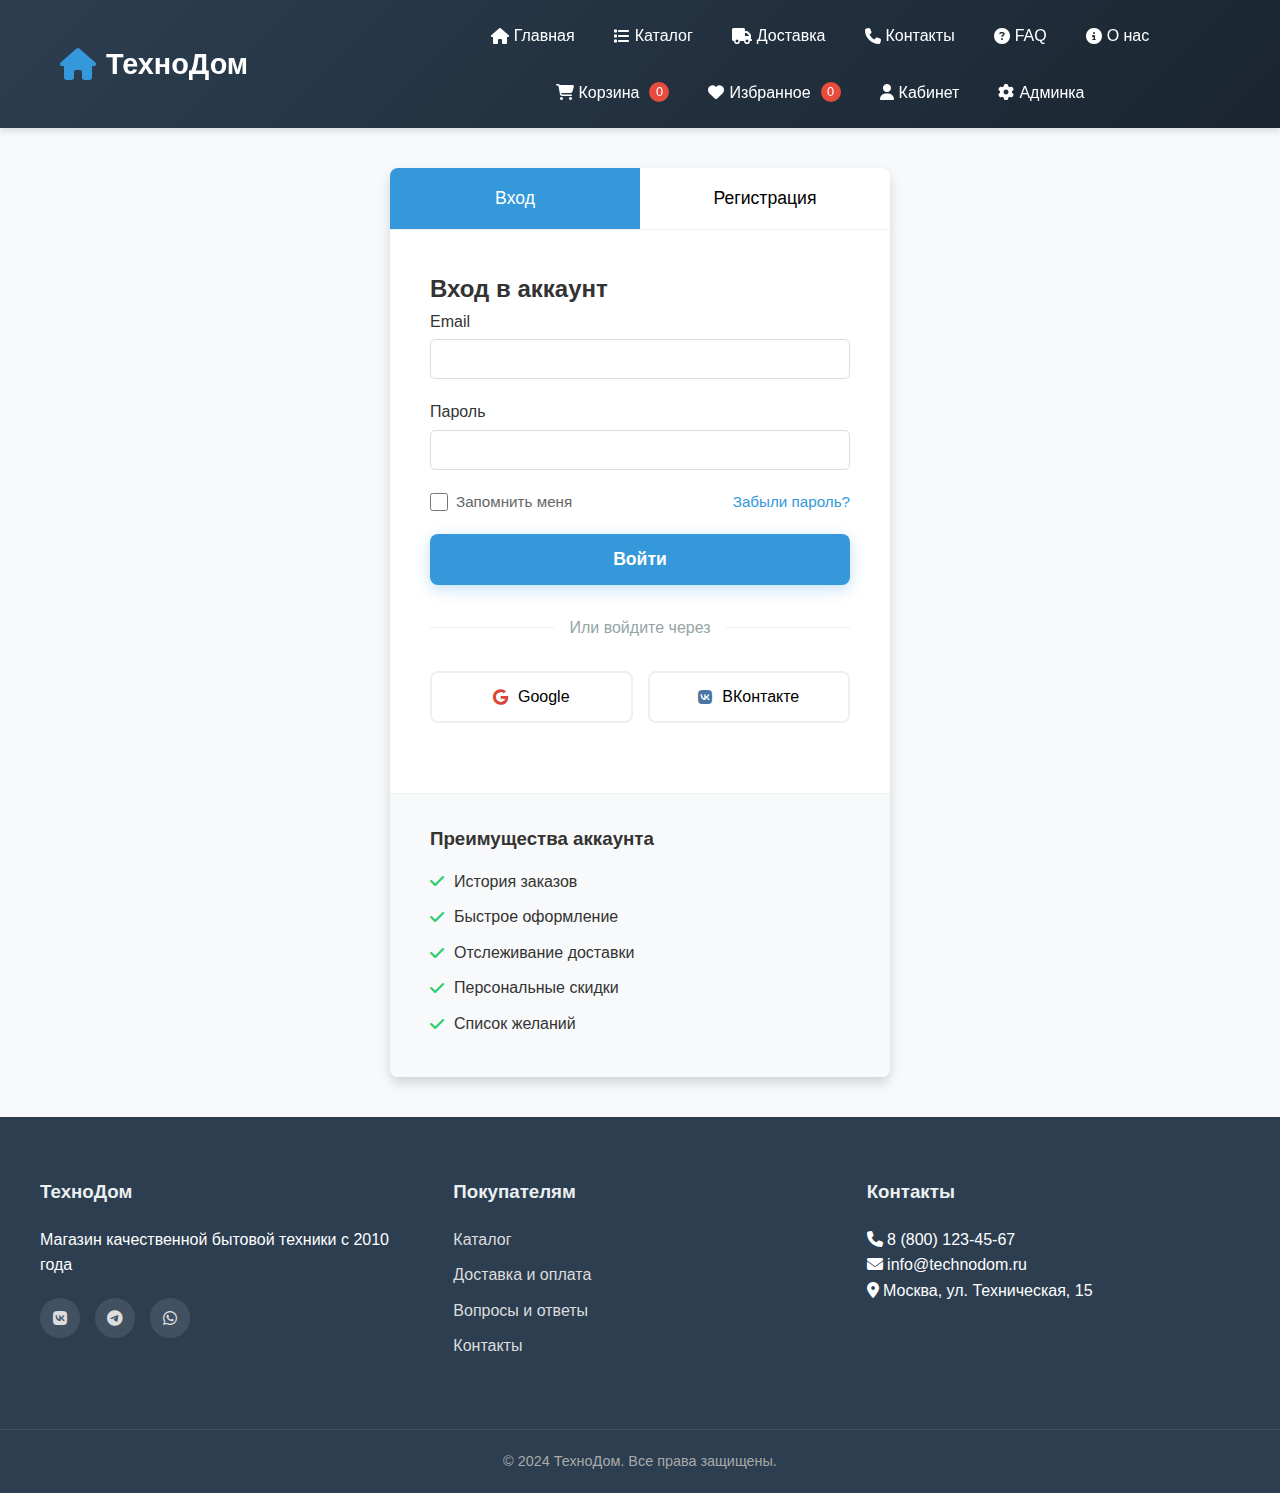
<file: sait1/pages/admin.html>
<!DOCTYPE html>
<html lang="ru">
<head>
    <meta charset="UTF-8">
    <meta name="viewport" content="width=device-width, initial-scale=1.0">
    <title>Админ-панель - ТехноДом</title>
    <link rel="stylesheet" href="https://cdnjs.cloudflare.com/ajax/libs/font-awesome/6.4.0/css/all.min.css">
    <link rel="stylesheet" href="../css/style.css">
</head>
<body>
<header>
    <div class="container header-container">
        <div class="logo">
            <a href="../index.html">
                <i class="fas fa-home"></i>
                <span>ТехноДом</span>
            </a>
        </div>
        
        <nav>
            <ul>
                <li><a href="../index.html"><i class="fas fa-home"></i> Главная</a></li>
                <li><a href="../pages/catalog.html"><i class="fas fa-list"></i> Каталог</a></li>
                <li><a href="../pages/delivery.html"><i class="fas fa-truck"></i> Доставка</a></li>
                <li><a href="../pages/contacts.html"><i class="fas fa-phone"></i> Контакты</a></li>
                <li><a href="../pages/faq.html"><i class="fas fa-question-circle"></i> FAQ</a></li>
                <li><a href="../pages/about.html"><i class="fas fa-info-circle"></i> О нас</a></li>
                <li><a href="../pages/cart.html"><i class="fas fa-shopping-cart"></i> Корзина <span class="cart-count">0</span></a></li>
                <li><a href="../pages/favorites.html"><i class="fas fa-heart"></i> Избранное <span class="fav-count">0</span></a></li>
                <li><a href="../pages/account.html"><i class="fas fa-user"></i> Кабинет</a></li>
                <li><a href="../pages/admin.html"><i class="fas fa-cog"></i> Админка</a></li>
            </ul>
        </nav>
        
        <div class="mobile-menu-btn">
            <i class="fas fa-bars"></i>
        </div>
    </div>
</header>

<div class="admin-login" id="admin-login">
    <div class="login-container">
        <h2>Вход в админ-панель</h2>
        <form id="login-form" onsubmit="adminLogin(event)">
            <div class="form-group">
                <label>Email</label>
                <input type="email" id="admin-email" placeholder="Введите email" required>
            </div>
            
            <div class="form-group">
                <label>Пароль</label>
                <input type="password" id="admin-password" placeholder="Введите пароль" required>
            </div>
            
            <button type="submit" class="btn btn-primary">Войти</button>
        </form>
        
        <div style="text-align: center; margin-top: 15px;">
            <a href="../index.html" style="color: #666; font-size: 0.9rem;">
                <i class="fas fa-arrow-left"></i> Вернуться на сайт
            </a>
        </div>
        
<script>
function simpleLogin() {
    // Просто показываем админ-панель
    document.getElementById('admin-login').style.display = 'none';
    document.getElementById('admin-panel').style.display = 'block';
    
    // Загружаем данные
    if (typeof loadAdminData === 'function') {
        loadAdminData();
    }
}
</script>
    </div>
</div>
        
        <div class="admin-container" id="admin-panel" style="display: none;">
            <div class="admin-header">
                <h1><i class="fas fa-cog"></i> Административная панель</h1>
                <div class="admin-user">
                    <span id="admin-user-name">Администратор</span>
                    <button class="btn btn-outline" onclick="logoutAdmin()">Выйти</button>
                </div>
            </div>
            
            <div class="admin-stats">
                <div class="stat-card">
                    <i class="fas fa-shopping-cart"></i>
                    <div class="stat-number" id="total-orders-admin">0</div>
                    <div class="stat-label">Всего заказов</div>
                </div>
                <div class="stat-card">
                    <i class="fas fa-users"></i>
                    <div class="stat-number" id="total-users">0</div>
                    <div class="stat-label">Пользователей</div>
                </div>
                <div class="stat-card">
                    <i class="fas fa-box"></i>
                    <div class="stat-number" id="total-products">0</div>
                    <div class="stat-label">Товаров</div>
                </div>
                <div class="stat-card">
                    <i class="fas fa-star"></i>
                    <div class="stat-number" id="total-reviews-admin">0</div>
                    <div class="stat-label">Отзывов</div>
                </div>
            </div>
            
            <div class="admin-tabs">
                <button class="admin-tab active" data-tab="products"><i class="fas fa-box"></i> Товары</button>
                <button class="admin-tab" data-tab="orders"><i class="fas fa-shopping-cart"></i> Заказы</button>
                <button class="admin-tab" data-tab="users"><i class="fas fa-users"></i> Пользователи</button>
                <button class="admin-tab" data-tab="reviews"><i class="fas fa-star"></i> Отзывы</button>
                <button class="admin-tab" data-tab="categories"><i class="fas fa-tags"></i> Категории</button>
                <button class="admin-tab" data-tab="settings"><i class="fas fa-cog"></i> Настройки</button>
            </div>
            
            <div class="admin-content">
                <!-- Управление товарами -->
                <div id="products-tab" class="admin-tab-content active">
                    <div class="tab-header">
                        <h2>Управление товарами</h2>
                        <button class="btn btn-primary" onclick="showAddProductForm()">
                            <i class="fas fa-plus"></i> Добавить товар
                        </button>
                    </div>
                    
                    <div class="search-filter">
                        <input type="text" id="product-search" placeholder="Поиск товаров..." onkeyup="searchProductsAdmin()">
                        <select id="product-category-filter" onchange="filterProductsAdmin()">
                            <option value="all">Все категории</option>
                            <option value="kitchen">Кухонная техника</option>
                            <option value="cleaning">Уборка</option>
                            <option value="climate">Климат</option>
                            <option value="electronics">Электроника</option>
                        </select>
                    </div>
                    
                    <div class="admin-table-container">
                        <table class="admin-table">
                            <thead>
                                <tr>
                                    <th>ID</th>
                                    <th>Изображение</th>
                                    <th>Название</th>
                                    <th>Категория</th>
                                    <th>Цена</th>
                                    <th>В наличии</th>
                                    <th>Рейтинг</th>
                                    <th>Действия</th>
                                </tr>
                            </thead>
                            <tbody id="products-table">
                                <!-- Товары загружаются через JS -->
                            </tbody>
                        </table>
                    </div>
                </div>
                
                <!-- Управление заказами -->
                <div id="orders-tab" class="admin-tab-content">
                    <div class="tab-header">
                        <h2>Управление заказами</h2>
                        <div class="order-stats">
                            <span class="stat-badge processing" id="processing-orders">0</span>
                            <span class="stat-badge delivered" id="delivered-orders">0</span>
                            <span class="stat-badge cancelled" id="cancelled-orders">0</span>
                        </div>
                    </div>
                    
                    <div class="search-filter">
                        <input type="text" id="order-search" placeholder="Поиск заказов..." onkeyup="searchOrders()">
                        <select id="order-status-filter-admin" onchange="filterOrders()">
                            <option value="all">Все статусы</option>
                            <option value="processing">В обработке</option>
                            <option value="delivered">Доставленные</option>
                            <option value="cancelled">Отмененные</option>
                        </select>
                    </div>
                    
                    <div class="admin-table-container">
                        <table class="admin-table">
                            <thead>
                                <tr>
                                    <th>ID</th>
                                    <th>Покупатель</th>
                                    <th>Дата</th>
                                    <th>Сумма</th>
                                    <th>Статус</th>
                                    <th>Действия</th>
                                </tr>
                            </thead>
                            <tbody id="orders-table">
                                <!-- Заказы загружаются через JS -->
                            </tbody>
                        </table>
                    </div>
                </div>
                
                <!-- Управление пользователями -->
                <div id="users-tab" class="admin-tab-content">
                    <div class="tab-header">
                        <h2>Управление пользователями</h2>
                        <button class="btn btn-primary" onclick="showAddUserForm()">
                            <i class="fas fa-plus"></i> Добавить пользователя
                        </button>
                    </div>
                    
                    <div class="search-filter">
                        <input type="text" id="user-search" placeholder="Поиск пользователей..." onkeyup="searchUsers()">
                        <select id="user-role-filter" onchange="filterUsers()">
                            <option value="all">Все роли</option>
                            <option value="user">Пользователи</option>
                            <option value="admin">Администраторы</option>
                        </select>
                    </div>
                    
                    <div class="admin-table-container">
                        <table class="admin-table">
                            <thead>
                                <tr>
                                    <th>ID</th>
                                    <th>Имя</th>
                                    <th>Email</th>
                                    <th>Телефон</th>
                                    <th>Роль</th>
                                    <th>Регистрация</th>
                                    <th>Действия</th>
                                </tr>
                            </thead>
                            <tbody id="users-table">
                                <!-- Пользователи загружаются через JS -->
                            </tbody>
                        </table>
                    </div>
                </div>
                
                <!-- Управление отзывами -->
                <div id="reviews-tab" class="admin-tab-content">
                    <div class="tab-header">
                        <h2>Управление отзывами</h2>
                    </div>
                    
                    <div class="search-filter">
                        <input type="text" id="review-search" placeholder="Поиск отзывов..." onkeyup="searchReviews()">
                        <select id="review-rating-filter" onchange="filterReviews()">
                            <option value="all">Все оценки</option>
                            <option value="5">5 звезд</option>
                            <option value="4">4 звезды</option>
                            <option value="3">3 звезды</option>
                            <option value="2">2 звезды</option>
                            <option value="1">1 звезда</option>
                        </select>
                    </div>
                    
                    <div class="admin-table-container">
                        <table class="admin-table">
                            <thead>
                                <tr>
                                    <th>ID</th>
                                    <th>Товар</th>
                                    <th>Автор</th>
                                    <th>Оценка</th>
                                    <th>Дата</th>
                                    <th>Статус</th>
                                    <th>Действия</th>
                                </tr>
                            </thead>
                            <tbody id="reviews-table">
                                <!-- Отзывы загружаются через JS -->
                            </tbody>
                        </table>
                    </div>
                </div>
                
                <!-- Управление категориями -->
                <div id="categories-tab" class="admin-tab-content">
                    <div class="tab-header">
                        <h2>Управление категориями</h2>
                        <button class="btn btn-primary" onclick="showAddCategoryForm()">
                            <i class="fas fa-plus"></i> Добавить категорию
                        </button>
                    </div>
                    
                    <div class="categories-grid">
                        <!-- Категории загружаются через JS -->
                    </div>
                </div>
                
                <!-- Настройки -->
                <div id="settings-tab" class="admin-tab-content">
                    <div class="tab-header">
                        <h2>Настройки магазина</h2>
                    </div>
                    
                    <div class="settings-form-admin">
                        <div class="form-group">
                            <label>Название магазина</label>
                            <input type="text" id="store-name" value="ТехноДом">
                        </div>
                        
                        <div class="form-group">
                            <label>Email для уведомлений</label>
                            <input type="email" id="store-email" value="info@technodom.ru">
                        </div>
                        
                        <div class="form-group">
                            <label>Телефон поддержки</label>
                            <input type="tel" id="store-phone" value="8 (800) 123-45-67">
                        </div>
                        
                        <div class="form-group">
                            <label>Минимальная сумма для бесплатной доставки</label>
                            <input type="number" id="free-delivery-threshold" value="20000">
                        </div>
                        
                        <div class="form-group">
                            <label>Стоимость доставки</label>
                            <input type="number" id="delivery-cost" value="500">
                        </div>
                        
                        <div class="form-group">
                            <label>Время работы</label>
                            <input type="text" id="working-hours" value="9:00-21:00">
                        </div>
                        
                        <div class="form-group">
                            <label>Адрес магазина</label>
                            <textarea id="store-address" rows="3">Москва, ул. Техническая, 15</textarea>
                        </div>
                        
                        <button class="btn btn-primary" onclick="saveStoreSettings()">Сохранить настройки</button>
                    </div>
                </div>
            </div>
        </div>
        
        <!-- Модальные окна -->
        <div id="add-product-modal" class="modal">
            <div class="modal-content">
                <div class="modal-header">
                    <h3>Добавить товар</h3>
                    <button class="close-btn" onclick="closeAddProduct()">&times;</button>
                </div>
                <div class="modal-body">
                    <form id="product-form">
                        <div class="form-row">
                            <div class="form-group">
                                <label>Название товара *</label>
                                <input type="text" id="product-name" required>
                            </div>
                            <div class="form-group">
                                <label>Категория *</label>
                                <select id="product-category" required>
                                    <option value="kitchen">Кухонная техника</option>
                                    <option value="cleaning">Техника для уборки</option>
                                    <option value="climate">Климатическая техника</option>
                                    <option value="electronics">Электроника</option>
                                    <option value="appliances">Крупная бытовая техника</option>
                                </select>
                            </div>
                        </div>
                        
                        <div class="form-row">
                            <div class="form-group">
                                <label>Цена *</label>
                                <input type="number" id="product-price" required min="0">
                            </div>
                            <div class="form-group">
                                <label>Старая цена</label>
                                <input type="number" id="product-old-price" min="0">
                            </div>
                        </div>
                        
                        <div class="form-row">
                            <div class="form-group">
                                <label>Код товара</label>
                                <input type="text" id="product-code">
                            </div>
                            <div class="form-group">
                                <label>Количество на складе</label>
                                <input type="number" id="product-stock" value="10" min="0">
                            </div>
                        </div>
                        
                        <div class="form-group">
                            <label>Краткое описание</label>
                            <textarea id="product-description-short" rows="2"></textarea>
                        </div>
                        
                        <div class="form-group">
                            <label>Полное описание</label>
                            <textarea id="product-description-full" rows="4"></textarea>
                        </div>
                        
                        <div class="form-group">
                            <label>URL изображения</label>
                            <input type="text" id="product-image" placeholder="https://example.com/image.jpg">
                        </div>
                        
                        <div class="form-group">
                            <label>Характеристики (JSON формат)</label>
                            <textarea id="product-specs" rows="4" placeholder='{"Мощность": "1000 Вт", "Цвет": "Белый"}'></textarea>
                        </div>
                        
                        <button type="submit" class="btn btn-primary">Сохранить товар</button>
                    </form>
                </div>
            </div>
        </div>
        
        <div id="add-user-modal" class="modal">
            <div class="modal-content">
                <div class="modal-header">
                    <h3>Добавить пользователя</h3>
                    <button class="close-btn" onclick="closeAddUser()">&times;</button>
                </div>
                <div class="modal-body">
                    <form id="user-form">
                        <div class="form-row">
                            <div class="form-group">
                                <label>Имя *</label>
                                <input type="text" id="user-name-admin" required>
                            </div>
                            <div class="form-group">
                                <label>Email *</label>
                                <input type="email" id="user-email-admin" required>
                            </div>
                        </div>
                        
                        <div class="form-row">
                            <div class="form-group">
                                <label>Телефон</label>
                                <input type="tel" id="user-phone-admin">
                            </div>
                            <div class="form-group">
                                <label>Роль</label>
                                <select id="user-role-admin">
                                    <option value="user">Пользователь</option>
                                    <option value="admin">Администратор</option>
                                </select>
                            </div>
                        </div>
                        
                        <div class="form-row">
                            <div class="form-group">
                                <label>Пароль *</label>
                                <input type="password" id="user-password-admin" required>
                            </div>
                            <div class="form-group">
                                <label>Подтверждение пароля *</label>
                                <input type="password" id="user-password-confirm-admin" required>
                            </div>
                        </div>
                        
                        <button type="submit" class="btn btn-primary">Создать пользователя</button>
                    </form>
                </div>
            </div>
        </div>
        
        <div id="add-category-modal" class="modal">
            <div class="modal-content">
                <div class="modal-header">
                    <h3>Добавить категорию</h3>
                    <button class="close-btn" onclick="closeAddCategory()">&times;</button>
                </div>
                <div class="modal-body">
                    <form id="category-form">
                        <div class="form-group">
                            <label>Название категории *</label>
                            <input type="text" id="category-name" required>
                        </div>
                        
                        <div class="form-group">
                            <label>Код категории (латиница) *</label>
                            <input type="text" id="category-code" required>
                        </div>
                        
                        <div class="form-group">
                            <label>Описание</label>
                            <textarea id="category-description" rows="3"></textarea>
                        </div>
                        
                        <div class="form-group">
                            <label>Иконка (Font Awesome класс)</label>
                            <input type="text" id="category-icon" value="fas fa-blender">
                        </div>
                        
                        <button type="submit" class="btn btn-primary">Создать категорию</button>
                    </form>
                </div>
            </div>
        </div>
    </main>

    <!-- Подвал -->
    <footer>
        <div class="container footer-container">
            <div class="footer-section">
                <h3>ТехноДом</h3>
                <p>Магазин качественной бытовой техники с 2010 года</p>
                <div class="social-links">
                    <a href="#"><i class="fab fa-vk"></i></a>
                    <a href="#"><i class="fab fa-telegram"></i></a>
                    <a href="#"><i class="fab fa-whatsapp"></i></a>
                </div>
            </div>
            
            <div class="footer-section">
                <h3>Покупателям</h3>
                <ul>
                    <li><a href="../САЙТ/pages/catalog.html">Каталог</a></li>
                    <li><a href="../САЙТ/pages/delivery.html">Доставка и оплата</a></li>
                    <li><a href="../САЙТ/pages/faq.html">Вопросы и ответы</a></li>
                    <li><a href="../САЙТ/pages/privacy.html">Политика конфиденциальности</a></li>
                </ul>
            </div>
            
            <div class="footer-section">
                <h3>Контакты</h3>
                <p><i class="fas fa-phone"></i> 8 (800) 123-45-67</p>
                <p><i class="fas fa-envelope"></i> info@technodom.ru</p>
                <p><i class="fas fa-map-marker-alt"></i> Москва, ул. Техническая, 15</p>
            </div>
        </div>
        
        <div class="footer-bottom">
            <p>&copy; 2024 ТехноДом. Все права защищены.</p>
        </div>
    </footer>

    <script src="../js/script.js"></script>
    <script src="../js/admin.js"></script>
</body>
</html>
</file>
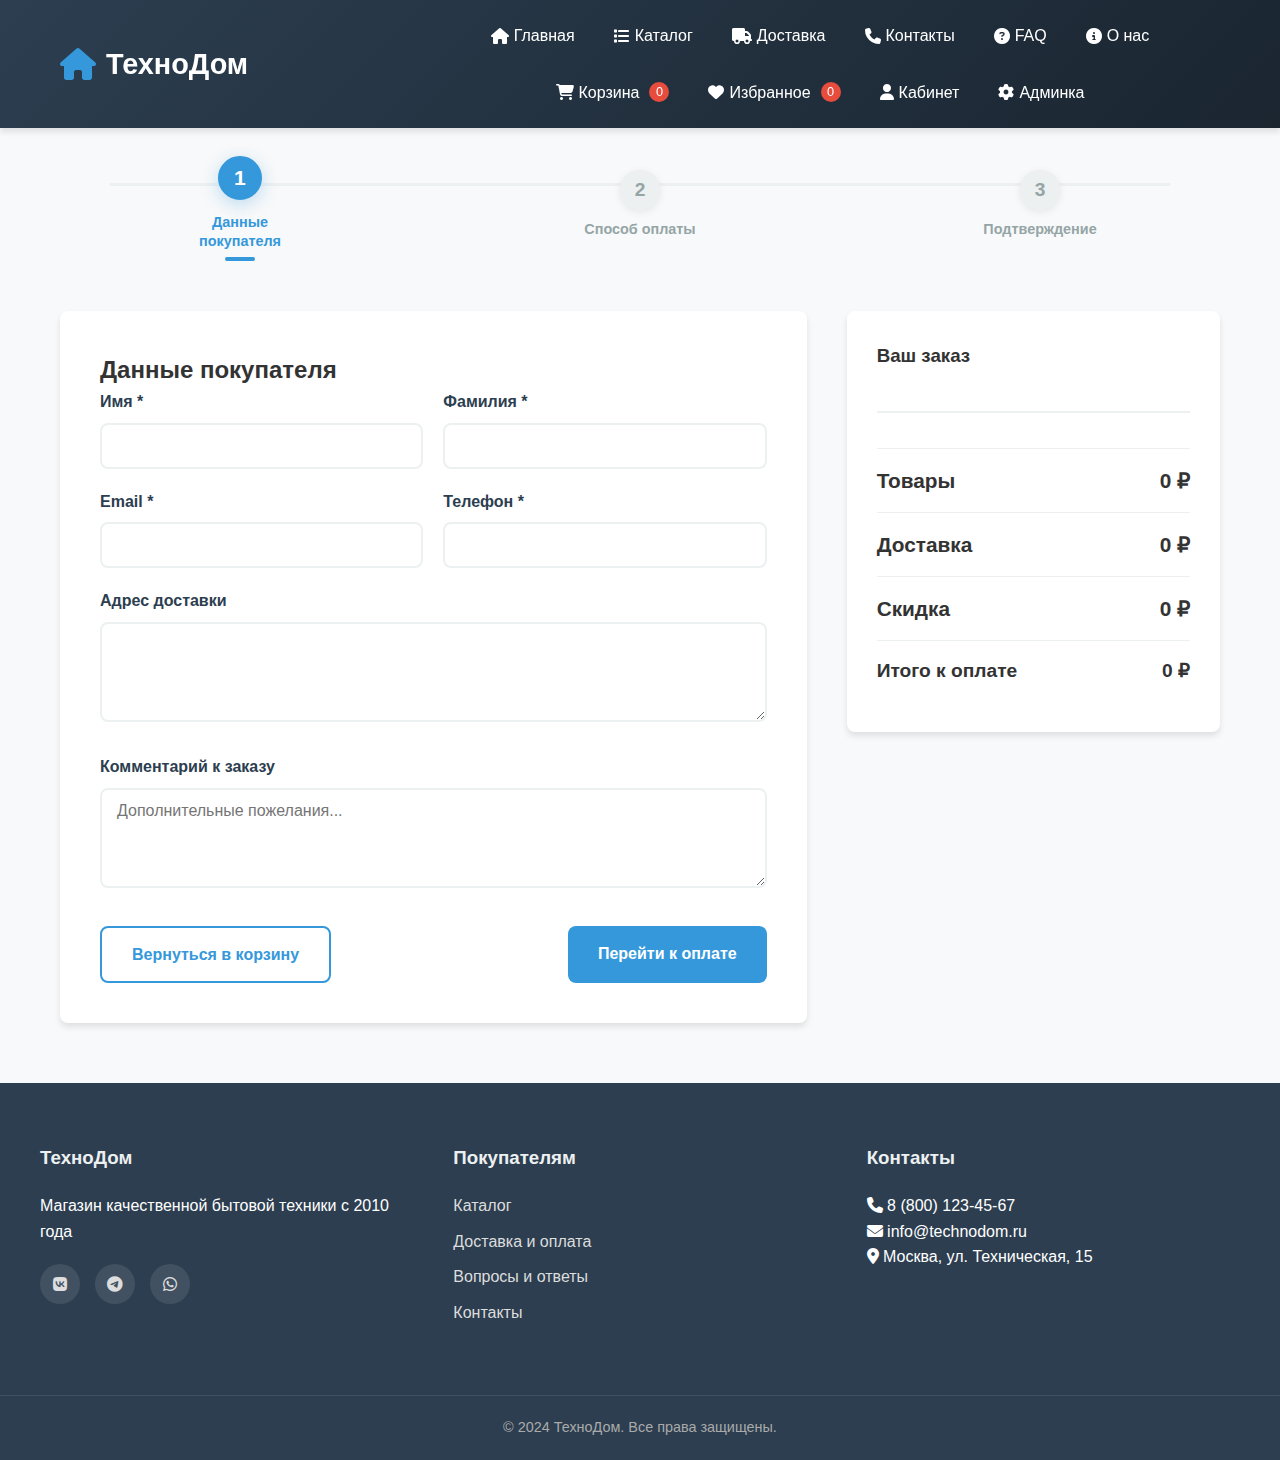
<file: sait1/pages/checkout.html>
<!DOCTYPE html>
<html lang="ru">
<head>
    <meta charset="UTF-8">
    <meta name="viewport" content="width=device-width, initial-scale=1.0">
    <title>Оформление заказа - ТехноДом</title>
    <link rel="stylesheet" href="https://cdnjs.cloudflare.com/ajax/libs/font-awesome/6.4.0/css/all.min.css">
    <link rel="stylesheet" href="../css/style.css">
</head>
<body>
<header>
    <div class="container header-container">
        <div class="logo">
            <a href="../index.html">
                <i class="fas fa-home"></i>
                <span>ТехноДом</span>
            </a>
        </div>
        
        <nav>
            <ul>
                <li><a href="../index.html"><i class="fas fa-home"></i> Главная</a></li>
                <li><a href="../pages/catalog.html"><i class="fas fa-list"></i> Каталог</a></li>
                <li><a href="../pages/delivery.html"><i class="fas fa-truck"></i> Доставка</a></li>
                <li><a href="../pages/contacts.html"><i class="fas fa-phone"></i> Контакты</a></li>
                <li><a href="../pages/faq.html"><i class="fas fa-question-circle"></i> FAQ</a></li>
                <li><a href="../pages/about.html"><i class="fas fa-info-circle"></i> О нас</a></li>
                <li><a href="../pages/cart.html"><i class="fas fa-shopping-cart"></i> Корзина <span class="cart-count">0</span></a></li>
                <li><a href="../pages/favorites.html"><i class="fas fa-heart"></i> Избранное <span class="fav-count">0</span></a></li>
                <li><a href="../pages/account.html"><i class="fas fa-user"></i> Кабинет</a></li>
                <li><a href="../pages/admin.html"><i class="fas fa-cog"></i> Админка</a></li>
            </ul>
        </nav>
        
        <div class="mobile-menu-btn">
            <i class="fas fa-bars"></i>
        </div>
    </div>
</header>
<div class="loading-overlay" id="loadingOverlay">
    <div class="loading-spinner"></div>
</div>

<div class="notification" id="notification"></div>

<div class="step-progress">
    <div class="step-progress-bar" id="stepProgressBar"></div>
</div>
    <main class="container">
        <div class="checkout-steps">
            <div class="step active" id="step1">
                <div class="step-number">1</div>
                <div class="step-text">Данные покупателя</div>
            </div>
            <div class="step" id="step2">
                <div class="step-number">2</div>
                <div class="step-text">Способ оплаты</div>
            </div>
            <div class="step" id="step3">
                <div class="step-number">3</div>
                <div class="step-text">Подтверждение</div>
            </div>
        </div>
        
        <div class="checkout-container">
            <div class="checkout-form-section" id="customer-data">
                <h2>Данные покупателя</h2>
                
                <div class="checkout-form">
                    <div class="form-row">
                        <div class="form-group">
                            <label>Имя *</label>
                            <input type="text" id="checkout-firstname" required>
                        </div>
                        <div class="form-group">
                            <label>Фамилия *</label>
                            <input type="text" id="checkout-lastname" required>
                        </div>
                    </div>
                    
                    <div class="form-row">
                        <div class="form-group">
                            <label>Email *</label>
                            <input type="email" id="checkout-email" required>
                        </div>
                        <div class="form-group">
                            <label>Телефон *</label>
                            <input type="tel" id="checkout-phone" required>
                        </div>
                    </div>
                    
                    <div class="form-group">
                        <label>Адрес доставки</label>
                        <textarea id="checkout-address" rows="3"></textarea>
                    </div>
                    
                    <div class="form-group">
                        <label>Комментарий к заказу</label>
                        <textarea id="checkout-comment" rows="3" placeholder="Дополнительные пожелания..."></textarea>
                    </div>
                    
                    <div class="form-actions">
                        <a href="../pages/cart.html" class="btn-outline">Вернуться в корзину</a>
                        <button class="btn-primary" onclick="goToPayment()">Перейти к оплате</button>
                    </div>
                </div>
            </div>
            
            <div class="checkout-summary">
                <h3>Ваш заказ</h3>
                <div class="checkout-items" id="checkout-items">
                    <!-- Товары загружаются через JS -->
                </div>
                
                <div class="checkout-totals">
                    <div class="total-row">
                        <span>Товары</span>
                        <span id="subtotal-checkout">0 ₽</span>
                    </div>
                    <div class="total-row">
                        <span>Доставка</span>
                        <span id="delivery-checkout">0 ₽</span>
                    </div>
                    <div class="total-row">
                        <span>Скидка</span>
                        <span id="discount-checkout">0 ₽</span>
                    </div>
                    <div class="total-row total-final">
                        <span>Итого к оплате</span>
                        <span id="total-checkout">0 ₽</span>
                    </div>
                </div>
            </div>
        </div>
        
        <!-- Шаг оплаты -->
        <div class="checkout-form-section" id="payment-section" style="display: none;">
            <h2>Выберите способ оплаты</h2>
            
            <div class="payment-methods">
                <div class="payment-method">
                    <input type="radio" name="payment" id="card-payment" checked>
                    <label for="card-payment">
                        <i class="fas fa-credit-card"></i>
                        <div>
                            <h4>Банковская карта</h4>
                            <p>Оплата онлайн банковской картой</p>
                        </div>
                    </label>
                </div>
                
                <div class="payment-method">
                    <input type="radio" name="payment" id="cash-payment">
                    <label for="cash-payment">
                        <i class="fas fa-money-bill-wave"></i>
                        <div>
                            <h4>Наличными при получении</h4>
                            <p>Оплата курьеру при доставке</p>
                        </div>
                    </label>
                </div>
                
                <div class="payment-method">
                    <input type="radio" name="payment" id="installment-payment">
                    <label for="installment-payment">
                        <i class="fas fa-calendar-alt"></i>
                        <div>
                            <h4>Рассрочка</h4>
                            <p>Рассрочка 0% на 12 месяцев</p>
                        </div>
                    </label>
                </div>
            </div>
            
            <!-- Форма оплаты картой -->
            <div class="card-payment-form" id="card-form">
                <h3>Данные карты</h3>
                
                <div class="form-group">
                    <label>Номер карты</label>
                    <input type="text" id="card-number" placeholder="0000 0000 0000 0000" maxlength="19">
                </div>
                
                <div class="form-row">
                    <div class="form-group">
                        <label>Срок действия</label>
                        <input type="text" id="card-expiry" placeholder="ММ/ГГ" maxlength="5">
                    </div>
                    <div class="form-group">
                        <label>CVV/CVC</label>
                        <input type="text" id="card-cvv" placeholder="123" maxlength="3">
                    </div>
                </div>
                
                <div class="form-group">
                    <label>Имя держателя карты</label>
                    <input type="text" id="card-holder" placeholder="IVAN IVANOV">
                </div>
                
                <div class="form-group">
                    <label>
                        <input type="checkbox" id="save-card"> Сохранить карту для будущих покупок
                    </label>
                </div>
            </div>
            
            <div class="form-actions">
                <button class="btn-outline" onclick="backToCustomerData()">Назад</button>
                <button class="btn-primary" onclick="processPayment()">Оплатить</button>
            </div>
        </div>
        
        <!-- Подтверждение заказа -->
        <div class="order-confirmation" id="confirmation-section" style="display: none;">
            <div class="confirmation-content">
                <div class="confirmation-icon">
                    <i class="fas fa-check-circle"></i>
                </div>
                
                <h2>Заказ успешно оформлен!</h2>
                
                <div class="order-details">
                    <p><strong>Номер заказа:</strong> <span id="order-number">000001</span></p>
                    <p><strong>Сумма:</strong> <span id="order-total">0 ₽</span></p>
                    <p><strong>Способ оплаты:</strong> <span id="order-payment">Банковская карта</span></p>
                    <p><strong>Статус:</strong> <span class="status processing">В обработке</span></p>
                </div>
                
                <p>На ваш email отправлено подтверждение заказа. Мы свяжемся с вами для уточнения деталей доставки.</p>
                
                <div class="confirmation-actions">
                    <a href="../index.html" class="btn-primary">Вернуться на главную</a>
                    <a href="../pages/account.html#orders" class="btn-outline">Мои заказы</a>
                </div>
            </div>
        </div>
    </main>

    <footer>
        <div class="container footer-container">
            <div class="footer-section">
                <h3>ТехноДом</h3>
                <p>Магазин качественной бытовой техники с 2010 года</p>
                <div class="social-links">
                    <a href="#"><i class="fab fa-vk"></i></a>
                    <a href="#"><i class="fab fa-telegram"></i></a>
                    <a href="#"><i class="fab fa-whatsapp"></i></a>
                </div>
            </div>
            
            <div class="footer-section">
                <h3>Покупателям</h3>
                <ul>
                    <li><a href="../pages/catalog.html">Каталог</a></li>
                    <li><a href="../pages/delivery.html">Доставка и оплата</a></li>
                    <li><a href="../pages/faq.html">Вопросы и ответы</a></li>
                    <li><a href="../pages/contacts.html">Контакты</a></li>
                </ul>
            </div>
            
            <div class="footer-section">
                <h3>Контакты</h3>
                <p><i class="fas fa-phone"></i> 8 (800) 123-45-67</p>
                <p><i class="fas fa-envelope"></i> info@technodom.ru</p>
                <p><i class="fas fa-map-marker-alt"></i> Москва, ул. Техническая, 15</p>
            </div>
        </div>
        
        <div class="footer-bottom">
            <p>&copy; 2024 ТехноДом. Все права защищены.</p>
        </div>
    </footer>

    <script src="../js/script.js"></script>
    <script>
    // Проверка, что все работает
    console.log('Checkout page loaded');
    
    // Данные для оформления заказа
    let checkoutData = {
        customer: {},
        payment: {},
        order: {}
    };
    
    document.addEventListener('DOMContentLoaded', function() {
        // Инициализация страницы оформления
        initCheckoutPage();
    });
    
    function initCheckoutPage() {
        // Загрузка данных пользователя если он авторизован
        const currentUser = JSON.parse(localStorage.getItem('currentUser'));
        if (currentUser) {
            const nameParts = currentUser.name ? currentUser.name.split(' ') : [];
            document.getElementById('checkout-firstname').value = nameParts[0] || currentUser.firstname || '';
            document.getElementById('checkout-lastname').value = nameParts[1] || currentUser.lastname || '';
            document.getElementById('checkout-email').value = currentUser.email || '';
            document.getElementById('checkout-phone').value = currentUser.phone || '';
            document.getElementById('checkout-address').value = currentUser.address || '';
        }
        
        // Проверяем, есть ли товары в корзине
        const cart = JSON.parse(localStorage.getItem('cart')) || [];
        if (cart.length === 0) {
            setTimeout(() => {
                if (confirm('Ваша корзина пуста. Перейти к покупкам?')) {
                    window.location.href = 'catalog.html';
                }
            }, 500);
            return;
        }
        
        // Загружаем данные корзины
        loadCheckoutData();
    }
    
    function loadCheckoutData() {
        const cart = JSON.parse(localStorage.getItem('cart')) || [];
        const products = JSON.parse(localStorage.getItem('products')) || getDefaultProducts();
        const container = document.getElementById('checkout-items');
        
        if (!container) return;
        
        let subtotal = 0;
        let itemsHtml = '';
        
        cart.forEach(item => {
            const product = products.find(p => p.id === item.productId);
            if (product) {
                const itemTotal = product.price * item.quantity;
                subtotal += itemTotal;
                
                itemsHtml += `
                    <div class="checkout-item">
                        <div class="item-image">
                            <img src="${product.image}" alt="${product.name}">
                        </div>
                        <div class="item-details">
                            <h4>${product.name}</h4>
                            <div class="item-price">${product.price.toLocaleString()} ₽ × ${item.quantity}</div>
                        </div>
                        <div class="item-total">${itemTotal.toLocaleString()} ₽</div>
                    </div>
                `;
            }
        });
        
        container.innerHTML = itemsHtml;
        
        // Расчет итогов
        const freeDeliveryThreshold = 20000;
        let deliveryCost = subtotal >= freeDeliveryThreshold ? 0 : 500;
        
        // Проверка промокода
        const promoCode = localStorage.getItem('activePromoCode');
        let discount = 0;
        
        if (promoCode === 'TECHNO10' && subtotal > 0) {
            discount = subtotal * 0.1;
        } else if (promoCode === 'WELCOME500' && subtotal > 0) {
            discount = 500;
        }
        
        const total = subtotal + deliveryCost - discount;
        
        // Обновление сумм
        document.getElementById('subtotal-checkout').textContent = subtotal.toLocaleString() + ' ₽';
        document.getElementById('delivery-checkout').textContent = 
            deliveryCost === 0 ? 'Бесплатно' : deliveryCost.toLocaleString() + ' ₽';
        document.getElementById('discount-checkout').textContent = 
            discount > 0 ? '-' + discount.toLocaleString() + ' ₽' : '0 ₽';
        document.getElementById('total-checkout').textContent = total.toLocaleString() + ' ₽';
        
        checkoutData.order = {
            subtotal,
            delivery: deliveryCost,
            discount,
            total
        };
    }
    
    function goToPayment() {
        // Сбор данных покупателя
        const customer = {
            firstname: document.getElementById('checkout-firstname').value,
            lastname: document.getElementById('checkout-lastname').value,
            email: document.getElementById('checkout-email').value,
            phone: document.getElementById('checkout-phone').value,
            address: document.getElementById('checkout-address').value,
            comment: document.getElementById('checkout-comment').value,
            date: new Date().toLocaleDateString('ru-RU')
        };
        
        // Проверка обязательных полей
        if (!customer.firstname || !customer.lastname || !customer.email || !customer.phone) {
            alert('Пожалуйста, заполните все обязательные поля: имя, фамилия, email и телефон');
            return;
        }
        
        // Проверка email
        const emailRegex = /^[^\s@]+@[^\s@]+\.[^\s@]+$/;
        if (!emailRegex.test(customer.email)) {
            alert('Пожалуйста, введите корректный email адрес');
            return;
        }
        
        checkoutData.customer = customer;
        
        // Переход к оплате
        document.getElementById('customer-data').style.display = 'none';
        document.getElementById('payment-section').style.display = 'block';
        
        // Обновление шагов
        updateSteps(2);
    }
    
    function backToCustomerData() {
        document.getElementById('payment-section').style.display = 'none';
        document.getElementById('customer-data').style.display = 'block';
        
        updateSteps(1);
    }
    
    function processPayment() {
        // Сбор данных оплаты
        const paymentMethod = document.querySelector('input[name="payment"]:checked');
        if (!paymentMethod) {
            alert('Пожалуйста, выберите способ оплаты');
            return;
        }
        
        const paymentData = {
            method: paymentMethod.id.replace('-payment', ''),
            type: 'simulated'
        };
        
        // Если выбрана карта, проверяем данные карты
        if (paymentMethod.id === 'card-payment') {
            const cardNumber = document.getElementById('card-number')?.value.replace(/\s+/g, '') || '';
            const cardExpiry = document.getElementById('card-expiry')?.value || '';
            const cardCVV = document.getElementById('card-cvv')?.value || '';
            const cardHolder = document.getElementById('card-holder')?.value || '';
            
            if (!cardNumber || !cardExpiry || !cardCVV || !cardHolder) {
                alert('Пожалуйста, заполните все поля данных карты');
                return;
            }
            
            if (cardNumber.replace(/\s/g, '').length !== 16) {
                alert('Номер карты должен содержать 16 цифр');
                return;
            }
            
            if (cardCVV.length !== 3) {
                alert('CVV код должен содержать 3 цифры');
                return;
            }
            
            paymentData.card = {
                last4: cardNumber.slice(-4),
                holder: cardHolder
            };
        }
        
        checkoutData.payment = paymentData;
        
        // Показываем загрузку
        const payButton = document.querySelector('.btn-primary[onclick="processPayment()"]');
        const originalText = payButton.innerHTML;
        payButton.innerHTML = '<i class="fas fa-spinner fa-spin"></i> Обработка...';
        payButton.disabled = true;
        
        // Имитация обработки платежа (3 секунды)
        setTimeout(() => {
            createOrder();
            payButton.innerHTML = originalText;
            payButton.disabled = false;
        }, 3000);
    }
    
    function createOrder() {
        const cart = JSON.parse(localStorage.getItem('cart')) || [];
        const products = JSON.parse(localStorage.getItem('products')) || getDefaultProducts();
        const currentUser = JSON.parse(localStorage.getItem('currentUser'));
        
        // Проверяем корзину
        if (cart.length === 0) {
            alert('Корзина пуста!');
            window.location.href = 'cart.html';
            return;
        }
        
        // Проверяем наличие товаров
        let items = [];
        let subtotal = 0;
        let stockErrors = [];
        
        cart.forEach(item => {
            const product = products.find(p => p.id === item.productId);
            if (product) {
                // Проверяем наличие
                if (product.inStock === false || (product.stock && product.stock < item.quantity)) {
                    stockErrors.push({
                        name: product.name,
                        requested: item.quantity,
                        available: product.stock || 0
                    });
                    return;
                }
                
                const itemTotal = product.price * item.quantity;
                subtotal += itemTotal;
                
                items.push({
                    productId: item.productId,
                    name: product.name,
                    price: product.price,
                    quantity: item.quantity,
                    image: product.image
                });
                
                // Уменьшаем количество на складе
                if (product.stock !== undefined) {
                    product.stock -= item.quantity;
                    if (product.stock <= 0) {
                        product.inStock = false;
                    }
                }
            }
        });
        
        // Если есть ошибки с количеством
        if (stockErrors.length > 0) {
            let errorMessage = 'Недостаточно товара на складе:\n';
            stockErrors.forEach(error => {
                errorMessage += `- ${error.name}: доступно ${error.available}, запрошено ${error.requested}\n`;
            });
            alert(errorMessage);
            return;
        }
        
        // Создание заказа
        const order = {
            id: Date.now(),
            customer: checkoutData.customer,
            payment: checkoutData.payment,
            items: items,
            subtotal: subtotal,
            delivery: checkoutData.order.delivery,
            discount: checkoutData.order.discount,
            total: checkoutData.order.total,
            status: 'processing',
            date: new Date().toLocaleDateString('ru-RU'),
            time: new Date().toLocaleTimeString('ru-RU'),
            userId: currentUser ? currentUser.id : null
        };
        
        // Сохранение заказа
        const orders = JSON.parse(localStorage.getItem('orders')) || [];
        orders.push(order);
        localStorage.setItem('orders', JSON.stringify(orders));
        
        // Сохранение обновленных товаров
        localStorage.setItem('products', JSON.stringify(products));
        
        // Очистка корзины
        localStorage.removeItem('cart');
        localStorage.removeItem('activePromoCode');
        
        // Обновление счетчика корзины
        updateCartCount();
        
        // Показ подтверждения
        showConfirmation(order);

        // После успешного создания заказа
    showConfirmation(order);
    
    // Добавить автоматическое обновление интерфейса
    setTimeout(() => {
        // Обновляем счетчики
        updateCartCount();
        updateFavCount();
        
        // Показываем дополнительное сообщение
        const confirmationMsg = document.querySelector('.confirmation-message');
        if (confirmationMsg) {
            confirmationMsg.innerHTML += `
                <p><strong>Данные обновлены:</strong></p>
                <p>• Статистика профиля обновлена</p>
                <p>• Админ-панель синхронизирована</p>
                <p>• Остатки товаров изменены</p>
            `;
        }
    }, 1000);
    }
    
    function showConfirmation(order) {
        document.getElementById('payment-section').style.display = 'none';
        document.getElementById('confirmation-section').style.display = 'block';
        
        // Заполнение данных заказа
        document.getElementById('order-number').textContent = order.id;
        document.getElementById('order-total').textContent = order.total.toLocaleString() + ' ₽';
        
        const paymentMethods = {
            'card': 'Банковская карта',
            'cash': 'Наличными при получении',
            'installment': 'Рассрочка'
        };
        
        document.getElementById('order-payment').textContent = 
            paymentMethods[order.payment.method] || order.payment.method;
        
        updateSteps(3);
        
        // Обновление статистики
        const stats = JSON.parse(localStorage.getItem('storeStats')) || {
            totalOrders: 0,
            totalRevenue: 0
        };
        
        stats.totalOrders += 1;
        stats.totalRevenue += order.total;
        
        localStorage.setItem('storeStats', JSON.stringify(stats));
    }
    
function updateSteps(step) {
    // Убираем все классы
    document.getElementById('step1').className = 'step';
    document.getElementById('step2').className = 'step';
    document.getElementById('step3').className = 'step';
    
    // Устанавливаем активный шаг
    if (step >= 1) document.getElementById('step1').classList.add('completed');
    if (step >= 2) document.getElementById('step2').classList.add('completed');
    if (step >= 3) document.getElementById('step3').classList.add('completed');
    
    // Активный шаг
    if (step >= 1 && step < 2) document.getElementById('step1').classList.add('active');
    if (step >= 2 && step < 3) document.getElementById('step2').classList.add('active');
    if (step >= 3) document.getElementById('step3').classList.add('active');
}
    
    // Форматирование номера карты
    document.getElementById('card-number')?.addEventListener('input', function(e) {
        let value = e.target.value.replace(/\s+/g, '').replace(/[^0-9]/gi, '');
        let matches = value.match(/\d{4,16}/g);
        let match = matches && matches[0] || '';
        let parts = [];
        
        for (let i = 0; i < match.length; i += 4) {
            parts.push(match.substring(i, i + 4));
        }
        
        if (parts.length) {
            e.target.value = parts.join(' ');
        } else {
            e.target.value = value;
        }
    });
    
    // Форматирование срока действия
    document.getElementById('card-expiry')?.addEventListener('input', function(e) {
        let value = e.target.value.replace(/[^0-9]/g, '');
        if (value.length >= 2) {
            e.target.value = value.substring(0, 2) + '/' + value.substring(2, 4);
        }
    });
    
    // Только цифры для CVV
    document.getElementById('card-cvv')?.addEventListener('input', function(e) {
        e.target.value = e.target.value.replace(/[^0-9]/g, '');
    });
    
    // Только буквы для имени держателя
    document.getElementById('card-holder')?.addEventListener('input', function(e) {
        e.target.value = e.target.value.replace(/[^a-zA-Zа-яА-Я\s]/g, '');
    });

    function updateSteps(step) {
    const steps = document.querySelectorAll('.step');
    const progressBar = document.getElementById('stepProgressBar');
    
    steps.forEach((s, index) => {
        s.classList.remove('active', 'completed');
        if (index < step) {
            s.classList.add('completed');
        }
        if (index === step - 1) {
            s.classList.add('active');
        }
    });
    
    if (progressBar) {
        progressBar.className = 'step-progress-bar';
        progressBar.classList.add(`step-${step}`);
    }
}
</script>
    
    <style>
    /* Дополнительные стили для оформления заказа */
    
    /* Стили для полей формы */
    .form-group {
        margin-bottom: 25px;
    }
    
    .form-group label {
        display: block;
        margin-bottom: 8px;
        font-weight: 600;
        color: var(--dark);
    }
    
    .form-group input,
    .form-group textarea,
    .form-group select {
        width: 100%;
        padding: 12px 15px;
        border: 2px solid var(--light);
        border-radius: var(--border-radius);
        font-size: 1rem;
        transition: var(--transition);
        background: white;
    }
    
    .form-group input:focus,
    .form-group textarea:focus,
    .form-group select:focus {
        outline: none;
        border-color: var(--secondary);
        box-shadow: 0 0 0 3px rgba(52, 152, 219, 0.1);
    }
    
    .form-group input.error,
    .form-group textarea.error {
        border-color: var(--danger);
    }
    
    .form-row {
        display: grid;
        grid-template-columns: 1fr 1fr;
        gap: 20px;
        margin-bottom: 20px;
    }
    
    /* Кнопки */
    .btn-primary, .btn-outline {
        padding: 14px 30px;
        border-radius: var(--border-radius);
        font-weight: 600;
        cursor: pointer;
        transition: var(--transition);
        text-decoration: none;
        display: inline-block;
        text-align: center;
        font-size: 1rem;
        border: none;
    }
    
    .btn-primary {
        background: var(--secondary);
        color: white;
    }
    
    .btn-primary:hover {
        background: var(--secondary-dark);
        transform: translateY(-2px);
        box-shadow: 0 5px 15px rgba(52, 152, 219, 0.3);
    }
    
    .btn-outline {
        background: white;
        color: var(--secondary);
        border: 2px solid var(--secondary);
    }
    
    .btn-outline:hover {
        background: var(--secondary);
        color: white;
        transform: translateY(-2px);
    }
    
    .btn-primary:disabled,
    .btn-primary[disabled] {
        opacity: 0.6;
        cursor: not-allowed;
        transform: none !important;
    }
    
    /* Сообщения об ошибках */
    .error-message {
        color: var(--danger);
        font-size: 0.85rem;
        margin-top: 5px;
        display: none;
    }
    
    .error-message.show {
        display: block;
    }
    
    /* Подсказки */
    .form-hint {
        font-size: 0.85rem;
        color: var(--gray);
        margin-top: 5px;
    }
    
    /* Адаптивность для мобильных */
    @media (max-width: 768px) {
        .form-row {
            grid-template-columns: 1fr;
            gap: 15px;
        }
        
        .checkout-form-section {
            padding: 20px;
        }
        
        .btn-primary, .btn-outline {
            width: 100%;
            margin-bottom: 10px;
        }
        
        .form-actions {
            flex-direction: column;
        }
        
        .checkout-item {
            flex-direction: column;
            align-items: flex-start;
        }
        
        .item-image {
            width: 100%;
            height: 150px;
            margin-right: 0;
            margin-bottom: 15px;
        }
        
        .item-details {
            width: 100%;
            margin-bottom: 10px;
        }
        
        .item-total {
            align-self: flex-end;
        }
    }
    
    /* Анимации */
    @keyframes fadeIn {
        from {
            opacity: 0;
            transform: translateY(20px);
        }
        to {
            opacity: 1;
            transform: translateY(0);
        }
    }
    
    .checkout-form-section {
        animation: fadeIn 0.5s ease-out;
    }
    
    /* Стили для загрузки */
    .loading-overlay {
        position: fixed;
        top: 0;
        left: 0;
        right: 0;
        bottom: 0;
        background: rgba(255, 255, 255, 0.9);
        display: flex;
        align-items: center;
        justify-content: center;
        z-index: 1000;
        display: none;
    }
    
    .loading-spinner {
        width: 50px;
        height: 50px;
        border: 5px solid var(--light);
        border-top: 5px solid var(--secondary);
        border-radius: 50%;
        animation: spin 1s linear infinite;
    }
    
    @keyframes spin {
        0% { transform: rotate(0deg); }
        100% { transform: rotate(360deg); }
    }
    
    /* Стили для статусов */
    .status {
        padding: 5px 15px;
        border-radius: 20px;
        font-size: 0.85rem;
        font-weight: 600;
        display: inline-block;
    }
    
    .status.processing {
        background: #fff3cd;
        color: #856404;
        border: 1px solid #ffeaa7;
    }
    
    .status.completed {
        background: #d4edda;
        color: #155724;
        border: 1px solid #c3e6cb;
    }
    
    .status.cancelled {
        background: #f8d7da;
        color: #721c24;
        border: 1px solid #f5c6cb;
    }
    
    /* Стили для обязательных полей */
    .required::after {
        content: " *";
        color: var(--danger);
    }
    
    /* Стили для иконок в полях */
    .form-group.with-icon {
        position: relative;
    }
    
    .form-group.with-icon i {
        position: absolute;
        left: 15px;
        top: 42px;
        color: var(--gray);
    }
    
    .form-group.with-icon input {
        padding-left: 45px;
    }
    
    /* Стили для чекбоксов */
    .checkbox-group {
        display: flex;
        align-items: center;
        margin: 15px 0;
    }
    
    .checkbox-group input[type="checkbox"] {
        width: auto;
        margin-right: 10px;
    }
    
    /* Стили для радио-кнопок */
    .radio-group {
        display: flex;
        gap: 20px;
        margin: 15px 0;
    }
    
    /* Стили для выпадающих списков */
    .select-wrapper {
        position: relative;
    }
    
    .select-wrapper::after {
        content: "▼";
        position: absolute;
        right: 15px;
        top: 50%;
        transform: translateY(-50%);
        color: var(--gray);
        pointer-events: none;
    }
    
    select {
        appearance: none;
        -webkit-appearance: none;
        -moz-appearance: none;
        cursor: pointer;
    }
    
    /* Стили для промокода */
    .promo-section {
        display: flex;
        gap: 10px;
        margin: 20px 0;
    }
    
    .promo-section input {
        flex: 1;
    }
    
    /* Стили для доставки */
    .delivery-options {
        margin: 20px 0;
    }
    
    .delivery-option {
        display: flex;
        align-items: center;
        padding: 15px;
        border: 2px solid var(--light);
        border-radius: var(--border-radius);
        margin-bottom: 10px;
        cursor: pointer;
        transition: var(--transition);
    }
    
    .delivery-option:hover,
    .delivery-option.active {
        border-color: var(--secondary);
        background: rgba(52, 152, 219, 0.05);
    }
    
    .delivery-option input {
        margin-right: 15px;
    }
    
    .delivery-info {
        margin-left: auto;
        font-weight: bold;
        color: var(--secondary);
    }
    
    /* Стили для календаря */
    .date-picker {
        position: relative;
    }
    
    .date-picker input {
        background: white url('data:image/svg+xml;utf8,<svg xmlns="http://www.w3.org/2000/svg" width="20" height="20" viewBox="0 0 24 24" fill="none" stroke="%23666" stroke-width="2" stroke-linecap="round" stroke-linejoin="round"><rect x="3" y="4" width="18" height="18" rx="2" ry="2"></rect><line x1="16" y1="2" x2="16" y2="6"></line><line x1="8" y1="2" x2="8" y2="6"></line><line x1="3" y1="10" x2="21" y2="10"></rect></svg>') no-repeat right 15px center;
        background-size: 20px;
    }
    
    /* Стили для уведомлений */
    .notification {
        position: fixed;
        top: 20px;
        right: 20px;
        padding: 15px 25px;
        border-radius: var(--border-radius);
        box-shadow: var(--shadow);
        z-index: 1001;
        animation: slideIn 0.3s ease-out;
        display: none;
    }
    
    .notification.success {
        background: var(--success);
        color: white;
    }
    
    .notification.error {
        background: var(--danger);
        color: white;
    }
    
    .notification.warning {
        background: var(--warning);
        color: white;
    }
    
    @keyframes slideIn {
        from {
            transform: translateX(100%);
            opacity: 0;
        }
        to {
            transform: translateX(0);
            opacity: 1;
        }
    }
    
    /* Стили для миниатюр товаров */
    .item-image.mini {
        width: 50px;
        height: 50px;
        min-width: 50px;
    }

    /* Исправленные стили для этапов оплаты */
    
    .checkout-steps {
        display: flex;
        justify-content: center;
        align-items: center;
        gap: 80px;
        margin: 40px 0 60px;
        position: relative;
    }
    
    .checkout-steps::before {
        content: '';
        position: absolute;
        top: 25px;
        left: 50px;
        right: 50px;
        height: 3px;
        background: var(--light);
        z-index: 1;
    }
    
    .step {
        display: flex;
        flex-direction: column;
        align-items: center;
        position: relative;
        z-index: 2;
        color: var(--gray);
        transition: all 0.3s ease;
    }
    
    .step-number {
        width: 50px;
        height: 50px;
        border-radius: 50%;
        background: white;
        border: 3px solid var(--light);
        display: flex;
        align-items: center;
        justify-content: center;
        font-weight: bold;
        font-size: 1.2rem;
        margin-bottom: 15px;
        transition: all 0.3s ease;
        box-shadow: 0 2px 8px rgba(0,0,0,0.08);
    }
    
    .step-text {
        font-size: 0.9rem;
        font-weight: 600;
        text-align: center;
        max-width: 120px;
        line-height: 1.3;
        transition: all 0.3s ease;
    }
    
    /* Активный шаг */
    .step.active {
        color: var(--dark);
    }
    
    .step.active .step-number {
        background: var(--secondary);
        border-color: var(--secondary);
        color: white;
        transform: scale(1.1);
        box-shadow: 0 4px 15px rgba(52, 152, 219, 0.3);
    }
    
    .step.active .step-text {
        color: var(--secondary);
        font-weight: 700;
    }
    
    /* Завершенный шаг */
    .step.completed {
        color: var(--success);
    }
    
    .step.completed .step-number {
        background: var(--success);
        border-color: var(--success);
        color: white;
    }
    
    .step.completed .step-text {
        color: var(--dark);
    }
    
    /* Иконки для завершенных шагов */
    .step.completed .step-number::after {
        content: '✓';
        font-size: 1.3rem;
        font-weight: bold;
    }
    
    /* Адаптивность */
    @media (max-width: 992px) {
        .checkout-steps {
            gap: 40px;
        }
        
        .checkout-steps::before {
            left: 30px;
            right: 30px;
        }
    }
    
    @media (max-width: 768px) {
        .checkout-steps {
            flex-direction: column;
            gap: 30px;
            align-items: flex-start;
            margin: 30px 0 40px;
            padding-left: 30px;
        }
        
        .checkout-steps::before {
            content: '';
            position: absolute;
            top: 0;
            bottom: 0;
            left: 25px;
            width: 3px;
            height: auto;
            background: var(--light);
        }
        
        .step {
            flex-direction: row;
            align-items: center;
            gap: 20px;
            width: 100%;
        }
        
        .step-number {
            width: 50px;
            height: 50px;
            margin-bottom: 0;
            flex-shrink: 0;
        }
        
        .step-text {
            text-align: left;
            max-width: none;
            font-size: 1rem;
        }
    }
    
    @media (max-width: 576px) {
        .checkout-steps {
            padding-left: 20px;
        }
        
        .step-number {
            width: 45px;
            height: 45px;
            font-size: 1.1rem;
        }
        
        .step-text {
            font-size: 0.95rem;
        }
    }
    
    /* Альтернативный вариант с цветным фоном */
    .checkout-header {
        background: linear-gradient(135deg, #f8f9fa 0%, #e9ecef 100%);
        padding: 30px;
        border-radius: var(--border-radius);
        margin-bottom: 40px;
        box-shadow: 0 4px 12px rgba(0,0,0,0.05);
    }
    
    /* Дополнительная подсветка текущего шага */
    .step.active .step-text {
        position: relative;
        padding-top: 5px;
    }
    
    .step.active .step-text::after {
        content: '';
        position: absolute;
        bottom: -10px;
        left: 50%;
        transform: translateX(-50%);
        width: 30px;
        height: 4px;
        background: var(--secondary);
        border-radius: 2px;
    }
    
    @media (max-width: 768px) {
        .step.active .step-text::after {
            display: none;
        }
    }
    
    /* Анимация при смене шага */
    .step-number {
        transition: all 0.4s cubic-bezier(0.4, 0, 0.2, 1);
    }
    
    .step.active .step-number {
        animation: pulse 1.5s infinite;
    }
    
    @keyframes pulse {
        0% {
            box-shadow: 0 0 0 0 rgba(52, 152, 219, 0.4);
        }
        70% {
            box-shadow: 0 0 0 10px rgba(52, 152, 219, 0);
        }
        100% {
            box-shadow: 0 0 0 0 rgba(52, 152, 219, 0);
        }
    }

    
    /* Стили для соглашений */
    .agreement-text {
        font-size: 0.9rem;
        color: var(--gray);
        line-height: 1.5;
        margin-top: 20px;
        padding: 15px;
        background: var(--light-gray);
        border-radius: var(--border-radius);
    }
    
    /* Стили для QR-кода (если будет) */
    .qr-code {
        text-align: center;
        margin: 20px 0;
    }
    
    .qr-code img {
        max-width: 200px;
        height: auto;
    }
    
    /* Стили для возврата на предыдущий шаг */
    .back-link {
        display: inline-flex;
        align-items: center;
        color: var(--secondary);
        text-decoration: none;
        font-weight: 500;
        margin-bottom: 20px;
    }
    
    .back-link i {
        margin-right: 8px;
    }
    
    .back-link:hover {
        text-decoration: underline;
    }
        .checkout-header {
            margin-bottom: 40px;
        }
        
        .checkout-steps {
            display: flex;
            justify-content: center;
            gap: 40px;
            margin-top: 30px;
        }
        
        .step {
            display: flex;
            flex-direction: column;
            align-items: center;
            color: var(--gray);
        }
        
        .step.active {
            color: var(--secondary);
        }
        
        .step-number {
            width: 40px;
            height: 40px;
            border-radius: 50%;
            background: var(--light);
            display: flex;
            align-items: center;
            justify-content: center;
            font-weight: bold;
            margin-bottom: 10px;
        }
        
        .step.active .step-number {
            background: var(--secondary);
            color: white;
        }
        
        .checkout-container {
            display: grid;
            grid-template-columns: 2fr 1fr;
            gap: 40px;
            margin-bottom: 60px;
        }
        
        .checkout-form-section {
            background: white;
            padding: 40px;
            border-radius: var(--border-radius);
            box-shadow: var(--shadow);
        }
        
        .checkout-summary {
            background: white;
            padding: 30px;
            border-radius: var(--border-radius);
            box-shadow: var(--shadow);
            align-self: start;
        }
        
        .checkout-items {
            max-height: 400px;
            overflow-y: auto;
            margin: 20px 0;
        }
        
        .checkout-item {
            display: flex;
            align-items: center;
            padding: 15px 0;
            border-bottom: 1px solid var(--light);
        }
        
        .item-image {
            width: 60px;
            height: 60px;
            border-radius: 8px;
            overflow: hidden;
            margin-right: 15px;
        }
        
        .item-image img {
            width: 100%;
            height: 100%;
            object-fit: cover;
        }
        
        .item-details {
            flex: 1;
        }
        
        .item-details h4 {
            margin-bottom: 5px;
            font-size: 1rem;
        }
        
        .item-price {
            color: var(--gray);
            font-size: 0.9rem;
        }
        
        .item-total {
            font-weight: bold;
        }
        
        .checkout-totals {
            border-top: 2px solid var(--light);
            padding-top: 20px;
        }
        
        .total-row {
            display: flex;
            justify-content: space-between;
            margin-bottom: 15px;
        }
        
        .total-final {
            font-size: 1.2rem;
            font-weight: bold;
            border-top: 1px solid var(--light);
            padding-top: 15px;
            margin-top: 15px;
        }
        
        .payment-methods {
            margin: 30px 0;
        }
        
        .payment-method {
            margin-bottom: 15px;
        }
        
        .payment-method input {
            display: none;
        }
        
        .payment-method label {
            display: flex;
            align-items: center;
            padding: 20px;
            border: 2px solid var(--light);
            border-radius: var(--border-radius);
            cursor: pointer;
            transition: var(--transition);
        }
        
        .payment-method input:checked + label {
            border-color: var(--secondary);
            background: rgba(52, 152, 219, 0.1);
        }
        
        .payment-method i {
            font-size: 1.5rem;
            color: var(--secondary);
            margin-right: 15px;
        }
        
        .card-payment-form {
            background: var(--light-gray);
            padding: 30px;
            border-radius: var(--border-radius);
            margin: 30px 0;
        }
        
        .form-actions {
            display: flex;
            justify-content: space-between;
            margin-top: 30px;
        }
        
        .order-confirmation {
            max-width: 600px;
            margin: 0 auto;
            text-align: center;
        }
        
        .confirmation-icon {
            font-size: 5rem;
            color: var(--success);
            margin-bottom: 30px;
        }
        
        .order-details {
            background: white;
            padding: 30px;
            border-radius: var(--border-radius);
            text-align: left;
            margin: 30px 0;
        }
        
        .confirmation-actions {
            display: flex;
            gap: 20px;
            justify-content: center;
            margin-top: 40px;
        }
        
        @media (max-width: 992px) {
            .checkout-container {
                grid-template-columns: 1fr;
            }
            
            .checkout-steps {
                flex-direction: column;
                align-items: center;
                gap: 20px;
            }
            
            .confirmation-actions {
                flex-direction: column;
            }
        }
    </style>
</body>
</html>
</file>
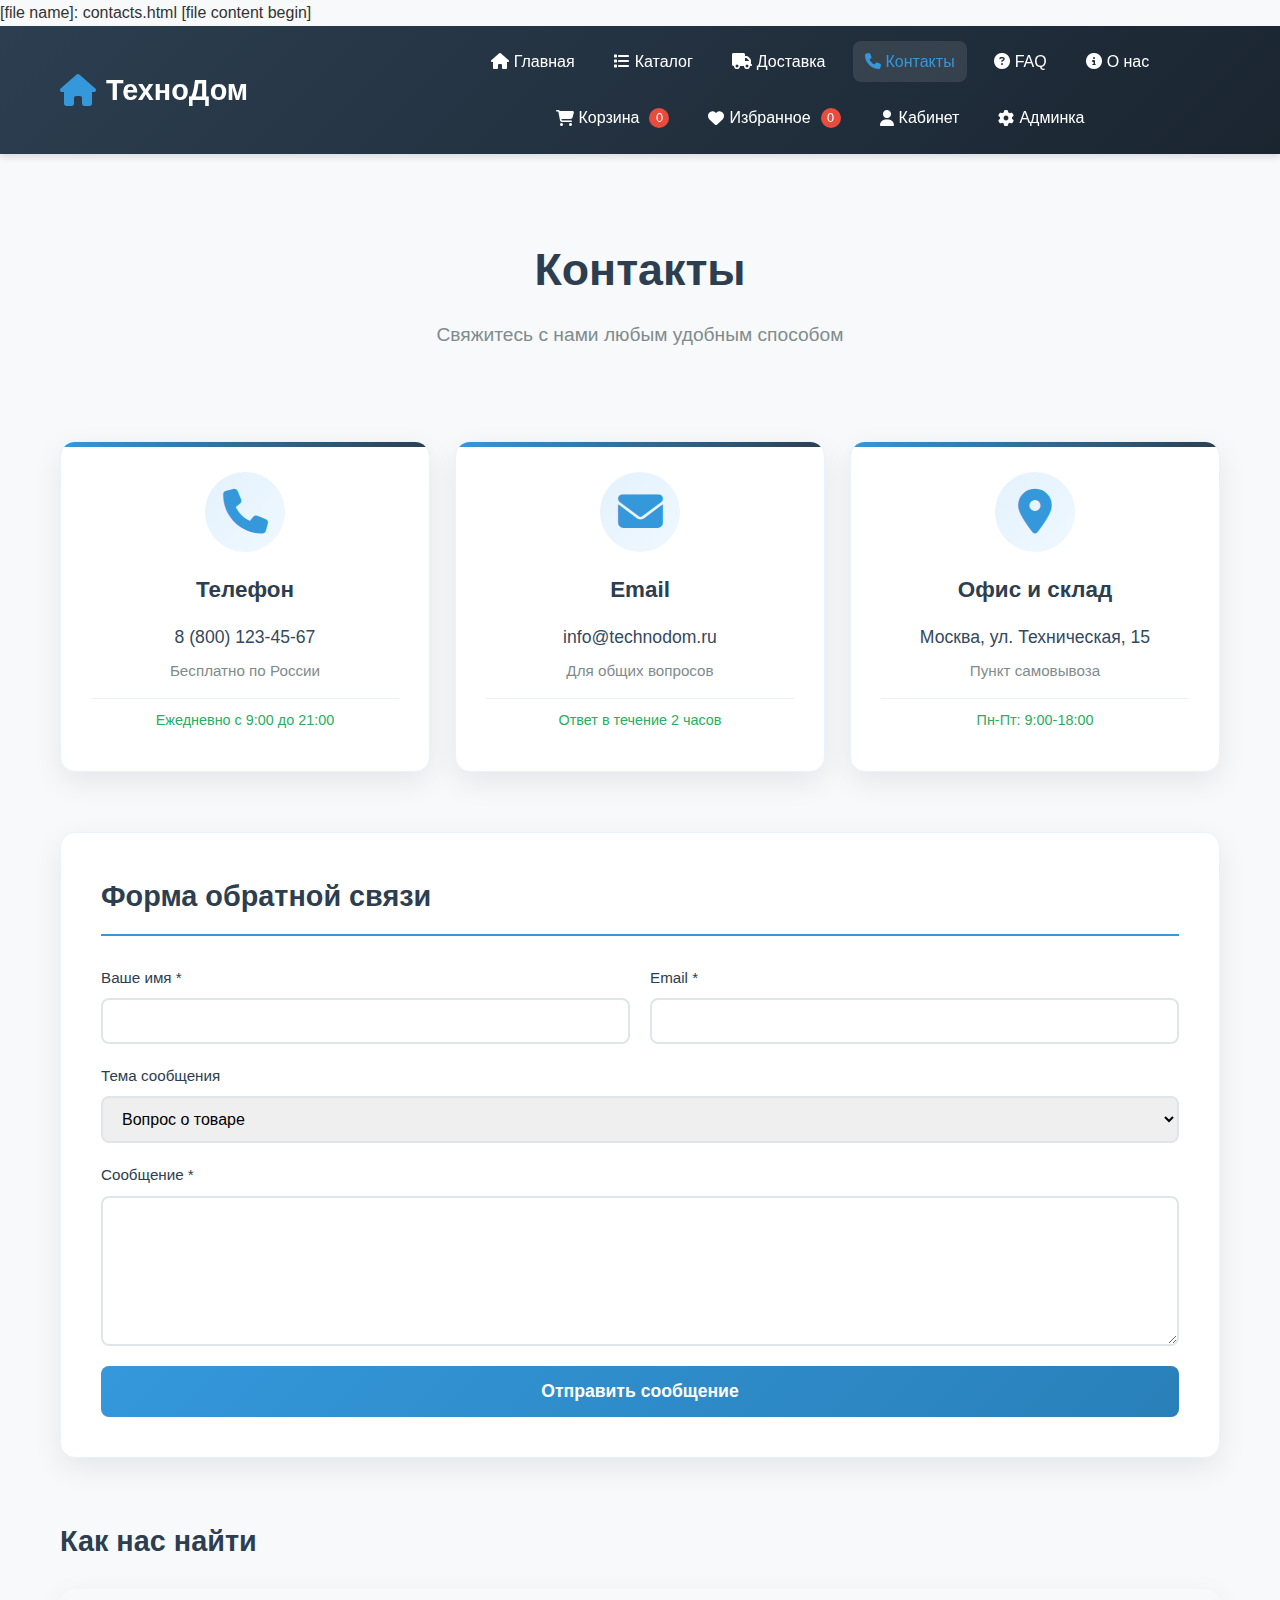
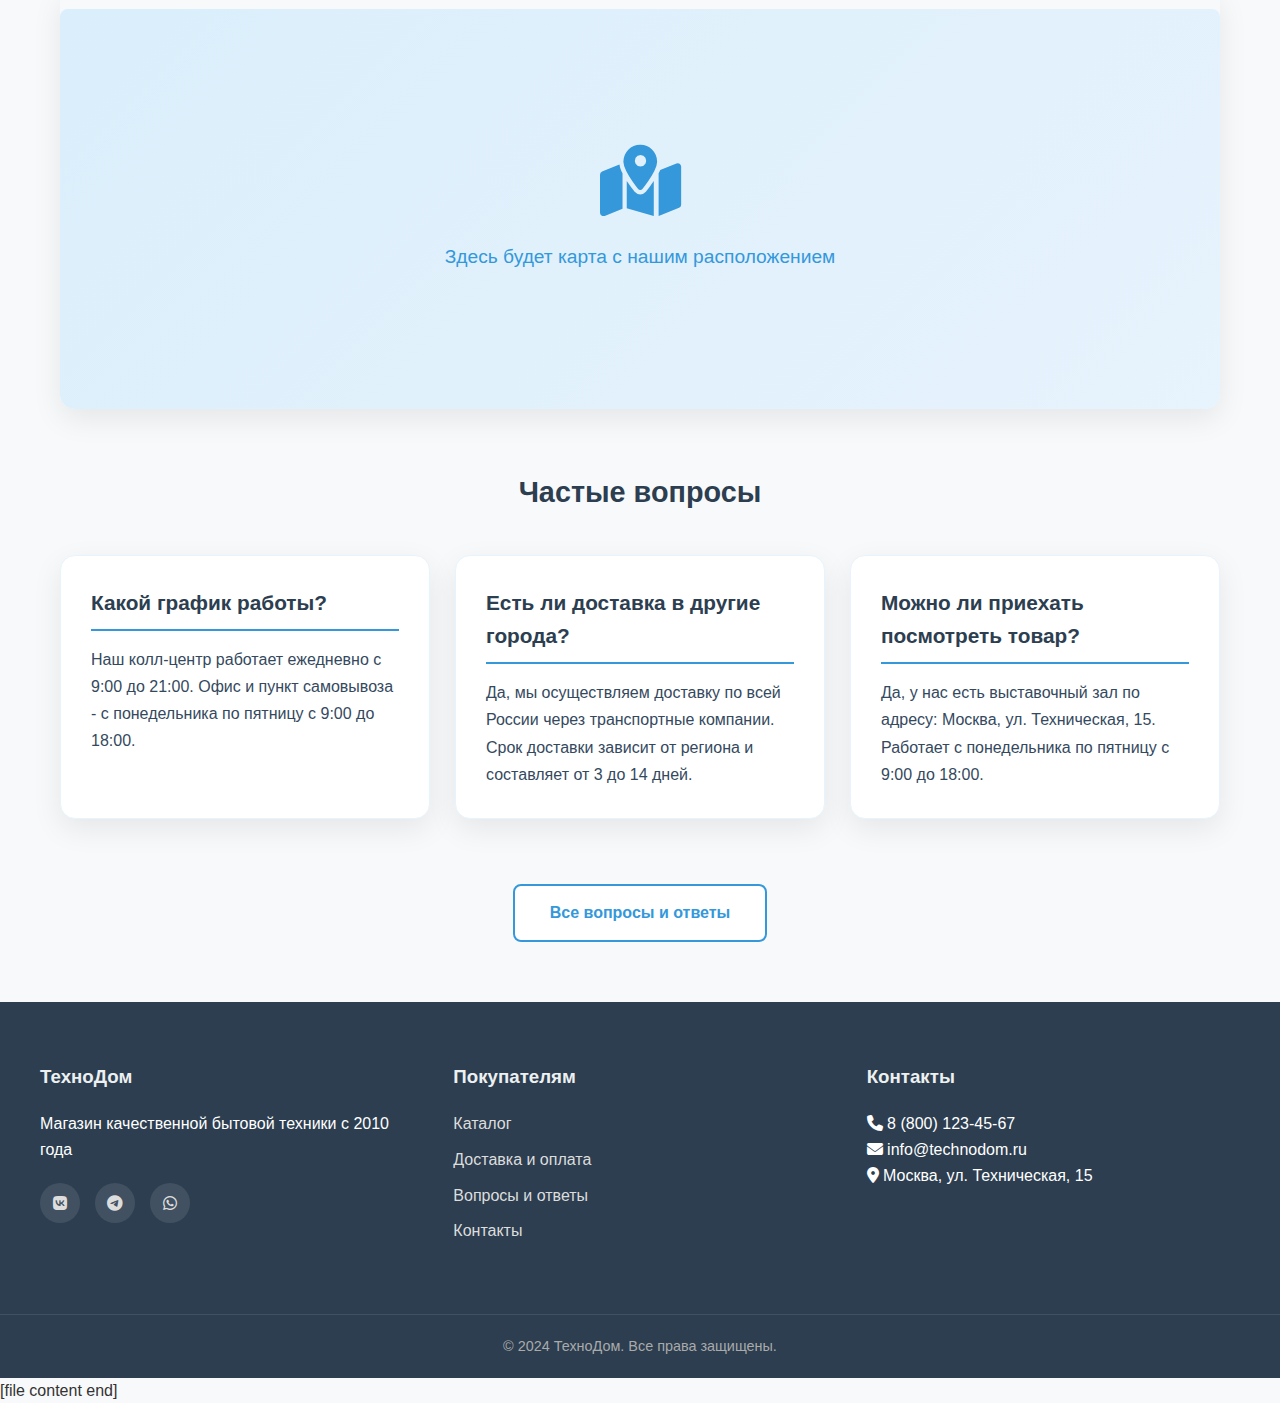
<file: sait1/pages/contacts.html>
[file name]: contacts.html
[file content begin]
<!DOCTYPE html>
<html lang="ru">
<head>
    <meta charset="UTF-8">
    <meta name="viewport" content="width=device-width, initial-scale=1.0">
    <title>Контакты - ТехноДом</title>
    <link rel="stylesheet" href="https://cdnjs.cloudflare.com/ajax/libs/font-awesome/6.4.0/css/all.min.css">
    <link rel="stylesheet" href="../css/style.css">
    <style>
        /* Контакты - основные стили */
        .contacts-header {
            text-align: center;
            margin: 40px 0 50px;
            padding: 40px 0;
        }
        
        .contacts-header h1 {
            font-size: 2.8rem;
            color: #2c3e50;
            margin-bottom: 15px;
            font-weight: 700;
        }
        
        .contacts-header p {
            font-size: 1.2rem;
            color: #7f8c8d;
            max-width: 600px;
            margin: 0 auto;
            line-height: 1.6;
        }
        
        .contact-info-grid {
            display: grid;
            grid-template-columns: repeat(auto-fit, minmax(280px, 1fr));
            gap: 25px;
            margin-bottom: 60px;
        }
        
        .contact-card {
            background: white;
            padding: 30px;
            border-radius: 15px;
            text-align: center;
            box-shadow: 0 10px 30px rgba(0,0,0,0.08);
            transition: all 0.3s ease;
            border: 1px solid #e8f4fd;
            position: relative;
            overflow: hidden;
        }
        
        .contact-card::before {
            content: '';
            position: absolute;
            top: 0;
            left: 0;
            right: 0;
            height: 5px;
            background: linear-gradient(90deg, #3498db, #2c3e50);
        }
        
        .contact-card:hover {
            transform: translateY(-10px);
            box-shadow: 0 20px 40px rgba(0,0,0,0.12);
        }
        
        .contact-card i {
            font-size: 2.8rem;
            color: #3498db;
            margin-bottom: 20px;
            background: linear-gradient(135deg, #e3f2fd, #f0f8ff);
            width: 80px;
            height: 80px;
            line-height: 80px;
            border-radius: 50%;
            display: inline-block;
        }
        
        .contact-card h3 {
            font-size: 1.4rem;
            color: #2c3e50;
            margin-bottom: 15px;
            font-weight: 600;
        }
        
        .contact-card p {
            color: #34495e;
            font-size: 1.1rem;
            margin: 8px 0;
        }
        
        .contact-sub {
            color: #7f8c8d !important;
            font-size: 0.95rem !important;
            margin: 5px 0 !important;
        }
        
        .contact-hours {
            color: #27ae60 !important;
            font-weight: 500;
            font-size: 0.9rem !important;
            margin-top: 15px !important;
            padding-top: 10px;
            border-top: 1px solid #ecf0f1;
        }
        
        .contact-form-section {
            background: white;
            padding: 40px;
            border-radius: 15px;
            box-shadow: 0 10px 30px rgba(0,0,0,0.08);
            margin-bottom: 60px;
            border: 1px solid #e8f4fd;
        }
        
        .contact-form-section h2 {
            font-size: 1.8rem;
            color: #2c3e50;
            margin-bottom: 30px;
            padding-bottom: 15px;
            border-bottom: 2px solid #3498db;
            font-weight: 600;
        }
        
        .form-row {
            display: grid;
            grid-template-columns: 1fr 1fr;
            gap: 20px;
            margin-bottom: 20px;
        }
        
        .form-group {
            margin-bottom: 20px;
        }
        
        .form-group label {
            display: block;
            margin-bottom: 8px;
            color: #2c3e50;
            font-weight: 500;
            font-size: 0.95rem;
        }
        
        .form-group input,
        .form-group select,
        .form-group textarea {
            width: 100%;
            padding: 12px 15px;
            border: 2px solid #dfe6e9;
            border-radius: 8px;
            font-size: 1rem;
            transition: all 0.3s ease;
            font-family: inherit;
        }
        
        .form-group input:focus,
        .form-group select:focus,
        .form-group textarea:focus {
            outline: none;
            border-color: #3498db;
            box-shadow: 0 0 0 3px rgba(52, 152, 219, 0.1);
        }
        
        .form-group textarea {
            resize: vertical;
            min-height: 150px;
        }
        
        .btn-primary {
            background: linear-gradient(135deg, #3498db, #2980b9);
            color: white;
            border: none;
            padding: 15px 40px;
            border-radius: 8px;
            font-size: 1.1rem;
            font-weight: 600;
            cursor: pointer;
            transition: all 0.3s ease;
            width: 100%;
            display: block;
        }
        
        .btn-primary:hover {
            transform: translateY(-2px);
            box-shadow: 0 10px 20px rgba(52, 152, 219, 0.2);
            background: linear-gradient(135deg, #2980b9, #1a5276);
        }
        
        .map-section {
            margin-bottom: 60px;
        }
        
        .map-section h2 {
            font-size: 1.8rem;
            color: #2c3e50;
            margin-bottom: 25px;
            font-weight: 600;
        }
        
        .map-container {
            margin-top: 20px;
            border-radius: 15px;
            overflow: hidden;
            box-shadow: 0 10px 30px rgba(0,0,0,0.08);
        }
        
        .map-placeholder {
            background: linear-gradient(135deg, #e3f2fd, #f0f8ff);
            height: 400px;
            display: flex;
            flex-direction: column;
            align-items: center;
            justify-content: center;
            color: #3498db;
            position: relative;
            overflow: hidden;
        }
        
        .map-placeholder::before {
            content: '';
            position: absolute;
            top: 0;
            left: 0;
            right: 0;
            bottom: 0;
            background: url('data:image/svg+xml,<svg xmlns="http://www.w3.org/2000/svg" width="100" height="100" viewBox="0 0 100 100"><rect width="100" height="100" fill="%233498db" opacity="0.05"/></svg>');
        }
        
        .map-placeholder i {
            font-size: 4.5rem;
            margin-bottom: 25px;
            z-index: 1;
        }
        
        .map-placeholder p {
            font-size: 1.2rem;
            font-weight: 500;
            z-index: 1;
            text-align: center;
            padding: 0 20px;
        }
        
        .faq-preview {
            text-align: center;
            margin-bottom: 60px;
        }
        
        .faq-preview h2 {
            font-size: 1.8rem;
            color: #2c3e50;
            margin-bottom: 40px;
            font-weight: 600;
        }
        
        .faq-items {
            display: grid;
            grid-template-columns: repeat(auto-fit, minmax(300px, 1fr));
            gap: 25px;
            margin: 40px 0;
        }
        
        .faq-item {
            background: white;
            padding: 30px;
            border-radius: 15px;
            box-shadow: 0 10px 30px rgba(0,0,0,0.08);
            text-align: left;
            border: 1px solid #e8f4fd;
            transition: all 0.3s ease;
        }
        
        .faq-item:hover {
            transform: translateY(-5px);
            box-shadow: 0 15px 35px rgba(0,0,0,0.12);
        }
        
        .faq-item h3 {
            font-size: 1.3rem;
            color: #2c3e50;
            margin-bottom: 15px;
            font-weight: 600;
            padding-bottom: 10px;
            border-bottom: 2px solid #3498db;
        }
        
        .faq-item p {
            color: #34495e;
            line-height: 1.7;
            font-size: 1rem;
        }
        
        .btn-outline {
            display: inline-block;
            padding: 14px 35px;
            border: 2px solid #3498db;
            color: #3498db;
            border-radius: 8px;
            text-decoration: none;
            font-weight: 600;
            font-size: 1rem;
            transition: all 0.3s ease;
            margin-top: 10px;
            background: white;
        }
        
        .btn-outline:hover {
            background: #3498db;
            color: white;
            transform: translateY(-2px);
            box-shadow: 0 10px 20px rgba(52, 152, 219, 0.2);
        }
        
        /* Адаптивность */
        @media (max-width: 768px) {
            .contacts-header {
                padding: 30px 0;
                margin: 20px 0 40px;
            }
            
            .contacts-header h1 {
                font-size: 2.2rem;
            }
            
            .contacts-header p {
                font-size: 1.1rem;
                padding: 0 15px;
            }
            
            .contact-info-grid {
                grid-template-columns: 1fr;
                gap: 20px;
            }
            
            .form-row {
                grid-template-columns: 1fr;
                gap: 0;
            }
            
            .contact-form-section {
                padding: 25px;
            }
            
            .map-placeholder {
                height: 300px;
            }
            
            .map-placeholder i {
                font-size: 3.5rem;
            }
            
            .map-placeholder p {
                font-size: 1rem;
            }
            
            .faq-items {
                grid-template-columns: 1fr;
            }
            
            .faq-item {
                padding: 25px;
            }
            
            .btn-primary {
                padding: 14px 30px;
                font-size: 1rem;
            }
            
            .btn-outline {
                padding: 12px 30px;
                font-size: 0.95rem;
            }
        }
        
        @media (max-width: 480px) {
            .contacts-header h1 {
                font-size: 1.8rem;
            }
            
            .contacts-header p {
                font-size: 1rem;
            }
            
            .contact-card {
                padding: 25px 20px;
            }
            
            .contact-card i {
                width: 70px;
                height: 70px;
                line-height: 70px;
                font-size: 2.5rem;
            }
            
            .contact-form-section {
                padding: 20px 15px;
            }
            
            .contact-form-section h2,
            .map-section h2,
            .faq-preview h2 {
                font-size: 1.5rem;
            }
        }
    </style>
</head>
<body>
<header>
    <div class="container header-container">
        <div class="logo">
            <a href="../index.html">
                <i class="fas fa-home"></i>
                <span>ТехноДом</span>
            </a>
        </div>
        
        <nav>
            <ul>
                <li><a href="../index.html"><i class="fas fa-home"></i> Главная</a></li>
                <li><a href="../pages/catalog.html"><i class="fas fa-list"></i> Каталог</a></li>
                <li><a href="../pages/delivery.html"><i class="fas fa-truck"></i> Доставка</a></li>
                <li><a href="../pages/contacts.html" class="active"><i class="fas fa-phone"></i> Контакты</a></li>
                <li><a href="../pages/faq.html"><i class="fas fa-question-circle"></i> FAQ</a></li>
                <li><a href="../pages/about.html"><i class="fas fa-info-circle"></i> О нас</a></li>
                <li><a href="../pages/cart.html"><i class="fas fa-shopping-cart"></i> Корзина <span class="cart-count">0</span></a></li>
                <li><a href="../pages/favorites.html"><i class="fas fa-heart"></i> Избранное <span class="fav-count">0</span></a></li>
                <li><a href="../pages/account.html"><i class="fas fa-user"></i> Кабинет</a></li>
                <li><a href="../pages/admin.html"><i class="fas fa-cog"></i> Админка</a></li>
            </ul>
        </nav>
        
        <div class="mobile-menu-btn">
            <i class="fas fa-bars"></i>
        </div>
    </div>
</header>

    <main class="container">
        <div class="contacts-header">
            <h1>Контакты</h1>
            <p>Свяжитесь с нами любым удобным способом</p>
        </div>
        
        <div class="contact-info-grid">
            <div class="contact-card">
                <i class="fas fa-phone"></i>
                <h3>Телефон</h3>
                <p>8 (800) 123-45-67</p>
                <p class="contact-sub">Бесплатно по России</p>
                <p class="contact-hours">Ежедневно с 9:00 до 21:00</p>
            </div>
            
            <div class="contact-card">
                <i class="fas fa-envelope"></i>
                <h3>Email</h3>
                <p>info@technodom.ru</p>
                <p class="contact-sub">Для общих вопросов</p>
                <p class="contact-hours">Ответ в течение 2 часов</p>
            </div>
            
            <div class="contact-card">
                <i class="fas fa-map-marker-alt"></i>
                <h3>Офис и склад</h3>
                <p>Москва, ул. Техническая, 15</p>
                <p class="contact-sub">Пункт самовывоза</p>
                <p class="contact-hours">Пн-Пт: 9:00-18:00</p>
            </div>
        </div>
        
        <div class="contact-form-section">
            <h2>Форма обратной связи</h2>
            <form id="contact-form">
                <div class="form-row">
                    <div class="form-group">
                        <label>Ваше имя *</label>
                        <input type="text" id="contact-name" required>
                    </div>
                    <div class="form-group">
                        <label>Email *</label>
                        <input type="email" id="contact-email" required>
                    </div>
                </div>
                
                <div class="form-group">
                    <label>Тема сообщения</label>
                    <select id="contact-subject">
                        <option value="question">Вопрос о товаре</option>
                        <option value="order">Вопрос по заказу</option>
                        <option value="delivery">Доставка</option>
                        <option value="warranty">Гарантия и ремонт</option>
                        <option value="other">Другое</option>
                    </select>
                </div>
                
                <div class="form-group">
                    <label>Сообщение *</label>
                    <textarea id="contact-message" rows="6" required></textarea>
                </div>
                
                <button type="submit" class="btn-primary">Отправить сообщение</button>
            </form>
        </div>
        
        <div class="map-section">
            <h2>Как нас найти</h2>
            <div class="map-container">
                <div class="map-placeholder">
                    <i class="fas fa-map-marked-alt"></i>
                    <p>Здесь будет карта с нашим расположением</p>
                </div>
            </div>
        </div>
        
        <div class="faq-preview">
            <h2>Частые вопросы</h2>
            <div class="faq-items">
                <div class="faq-item">
                    <h3>Какой график работы?</h3>
                    <p>Наш колл-центр работает ежедневно с 9:00 до 21:00. Офис и пункт самовывоза - с понедельника по пятницу с 9:00 до 18:00.</p>
                </div>
                <div class="faq-item">
                    <h3>Есть ли доставка в другие города?</h3>
                    <p>Да, мы осуществляем доставку по всей России через транспортные компании. Срок доставки зависит от региона и составляет от 3 до 14 дней.</p>
                </div>
                <div class="faq-item">
                    <h3>Можно ли приехать посмотреть товар?</h3>
                    <p>Да, у нас есть выставочный зал по адресу: Москва, ул. Техническая, 15. Работает с понедельника по пятницу с 9:00 до 18:00.</p>
                </div>
            </div>
            <a href="../pages/faq.html" class="btn-outline">Все вопросы и ответы</a>
        </div>
    </main>

    <footer>
        <div class="container footer-container">
            <div class="footer-section">
                <h3>ТехноДом</h3>
                <p>Магазин качественной бытовой техники с 2010 года</p>
                <div class="social-links">
                    <a href="#"><i class="fab fa-vk"></i></a>
                    <a href="#"><i class="fab fa-telegram"></i></a>
                    <a href="#"><i class="fab fa-whatsapp"></i></a>
                </div>
            </div>
            
            <div class="footer-section">
                <h3>Покупателям</h3>
                <ul>
                    <li><a href="../pages/catalog.html">Каталог</a></li>
                    <li><a href="../pages/delivery.html">Доставка и оплата</a></li>
                    <li><a href="../pages/faq.html">Вопросы и ответы</a></li>
                    <li><a href="../pages/contacts.html">Контакты</a></li>
                </ul>
            </div>
            
            <div class="footer-section">
                <h3>Контакты</h3>
                <p><i class="fas fa-phone"></i> 8 (800) 123-45-67</p>
                <p><i class="fas fa-envelope"></i> info@technodom.ru</p>
                <p><i class="fas fa-map-marker-alt"></i> Москва, ул. Техническая, 15</p>
            </div>
        </div>
        
        <div class="footer-bottom">
            <p>&copy; 2024 ТехноДом. Все права защищены.</p>
        </div>
    </footer>

    <script src="../js/script.js"></script>
    <script>
        document.addEventListener('DOMContentLoaded', function() {
            updateCartCount();
            updateFavCount();
            checkAuth();
            
            const mobileMenuBtn = document.querySelector('.mobile-menu-btn');
            const nav = document.querySelector('nav ul');
            
            mobileMenuBtn.addEventListener('click', function() {
                nav.classList.toggle('show');
            });
            
            // Обработка формы контактов
            document.getElementById('contact-form').addEventListener('submit', function(e) {
                e.preventDefault();
                
                const name = document.getElementById('contact-name').value;
                const email = document.getElementById('contact-email').value;
                const subject = document.getElementById('contact-subject').value;
                const message = document.getElementById('contact-message').value;
                
                // В реальном проекте здесь была бы отправка на сервер
                // Сохраняем сообщение в localStorage для демонстрации
                const contactMessage = {
                    id: Date.now(),
                    name: name,
                    email: email,
                    subject: subject,
                    message: message,
                    date: new Date().toISOString(),
                    status: 'new'
                };
                
                let contactMessages = JSON.parse(localStorage.getItem('contactMessages')) || [];
                contactMessages.push(contactMessage);
                localStorage.setItem('contactMessages', JSON.stringify(contactMessages));
                
                // Показываем уведомление
                showNotification('Спасибо за ваше сообщение! Мы ответим вам в ближайшее время.', 'success');
                
                // Сбрасываем форму
                this.reset();
            });
        });
        
        function checkAuth() {
            const currentUser = JSON.parse(localStorage.getItem('currentUser'));
            if (currentUser) {
                // Обновляем навигацию если нужно
            }
        }
        
        function showNotification(message, type = 'info') {
            // Создаем элемент уведомления
            const notification = document.createElement('div');
            notification.className = `notification notification-${type}`;
            notification.innerHTML = `
                <span>${message}</span>
                <button onclick="this.parentElement.remove()">&times;</button>
            `;
            
            // Стили для уведомления
            notification.style.cssText = `
                position: fixed;
                top: 20px;
                right: 20px;
                padding: 15px 20px;
                border-radius: 8px;
                color: white;
                z-index: 10000;
                display: flex;
                align-items: center;
                justify-content: space-between;
                min-width: 300px;
                max-width: 400px;
                animation: slideIn 0.3s ease;
                box-shadow: 0 5px 15px rgba(0,0,0,0.2);
                font-family: inherit;
            `;
            
            if (type === 'success') {
                notification.style.background = 'linear-gradient(135deg, #27ae60, #219653)';
            } else if (type === 'error') {
                notification.style.background = 'linear-gradient(135deg, #e74c3c, #c0392b)';
            } else {
                notification.style.background = 'linear-gradient(135deg, #3498db, #2980b9)';
            }
            
            notification.querySelector('button').style.cssText = `
                background: none;
                border: none;
                color: white;
                font-size: 1.5rem;
                cursor: pointer;
                margin-left: 15px;
                padding: 0;
                width: 30px;
                height: 30px;
                display: flex;
                align-items: center;
                justify-content: center;
                border-radius: 50%;
                transition: background 0.3s;
            `;
            
            notification.querySelector('button').addEventListener('mouseover', function() {
                this.style.background = 'rgba(255,255,255,0.2)';
            });
            
            notification.querySelector('button').addEventListener('mouseout', function() {
                this.style.background = 'none';
            });
            
            // Добавляем на страницу
            document.body.appendChild(notification);
            
            // Автоматическое удаление через 5 секунд
            setTimeout(() => {
                if (notification.parentElement) {
                    notification.remove();
                }
            }, 5000);
            
            // Анимация появления
            const style = document.createElement('style');
            style.textContent = `
                @keyframes slideIn {
                    from {
                        transform: translateX(100%);
                        opacity: 0;
                    }
                    to {
                        transform: translateX(0);
                        opacity: 1;
                    }
                }
            `;
            document.head.appendChild(style);
        }
    </script>
</body>
</html>
[file content end]
</file>
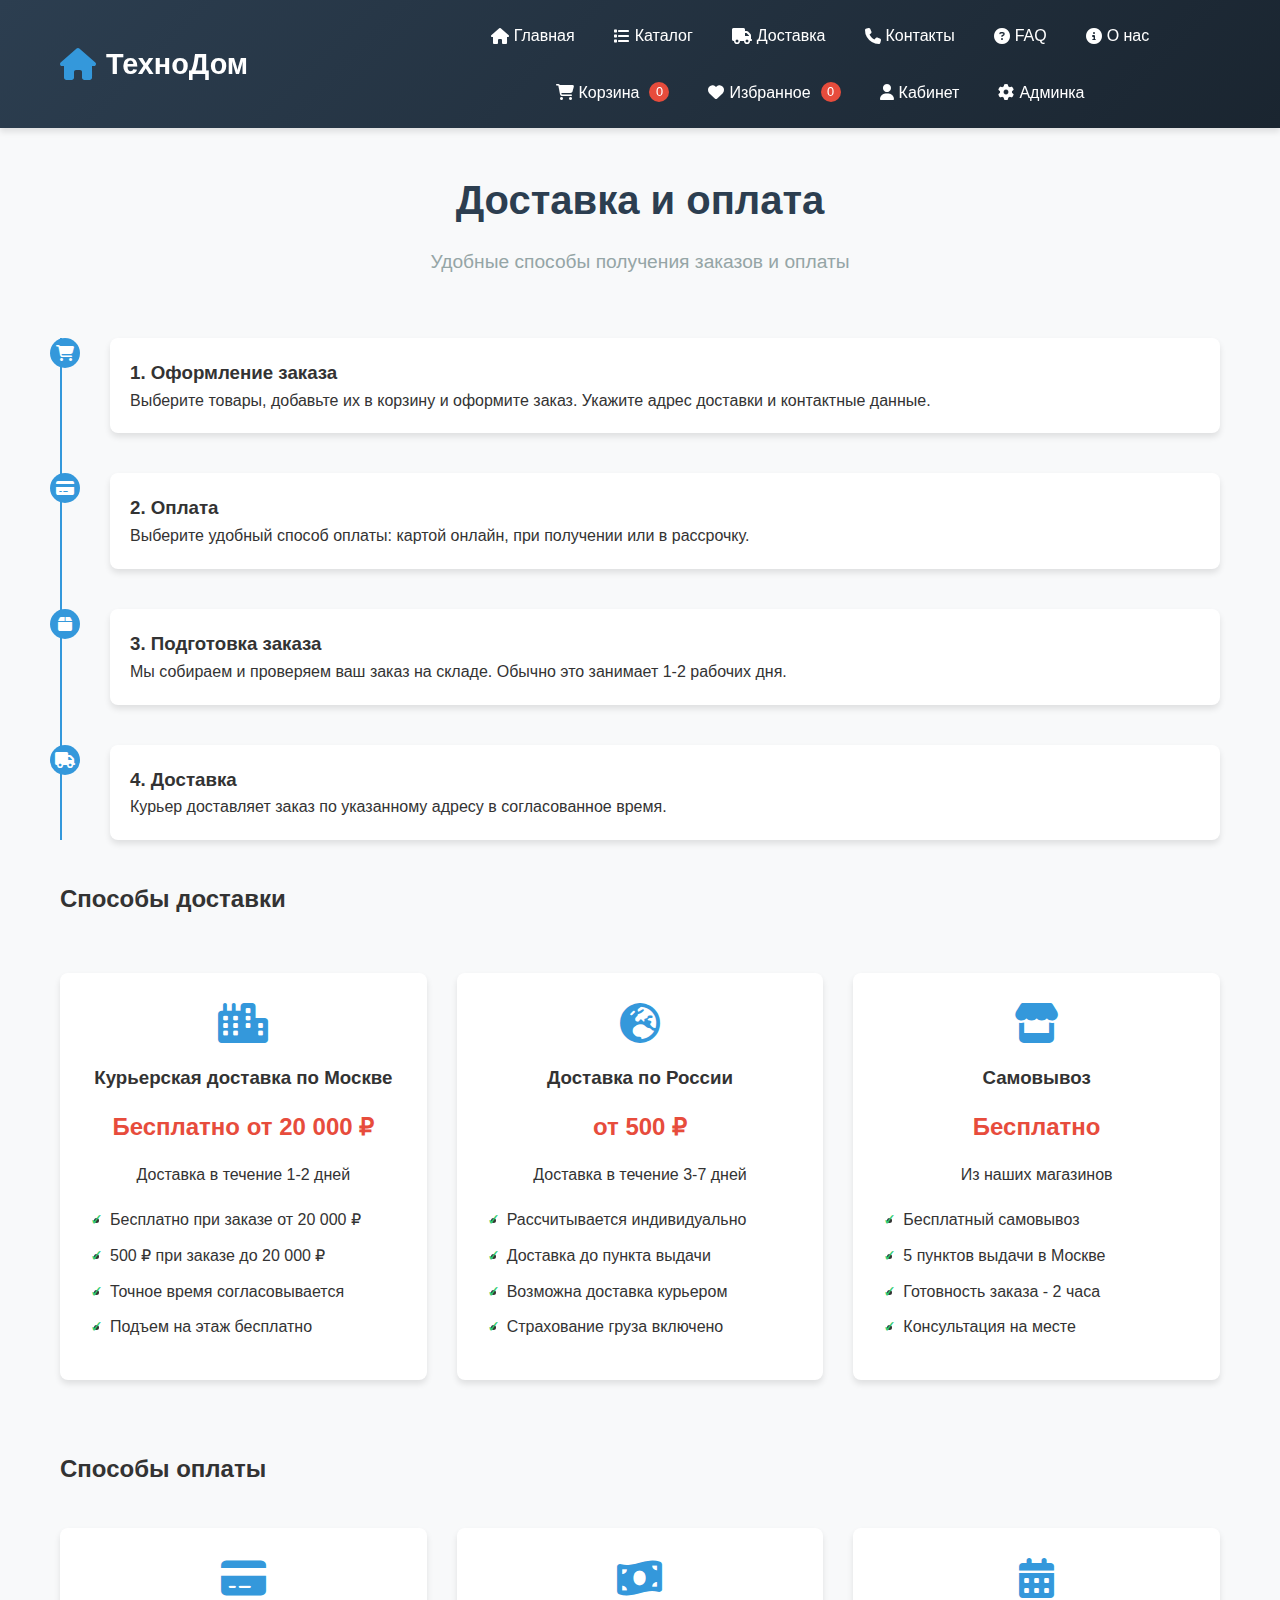
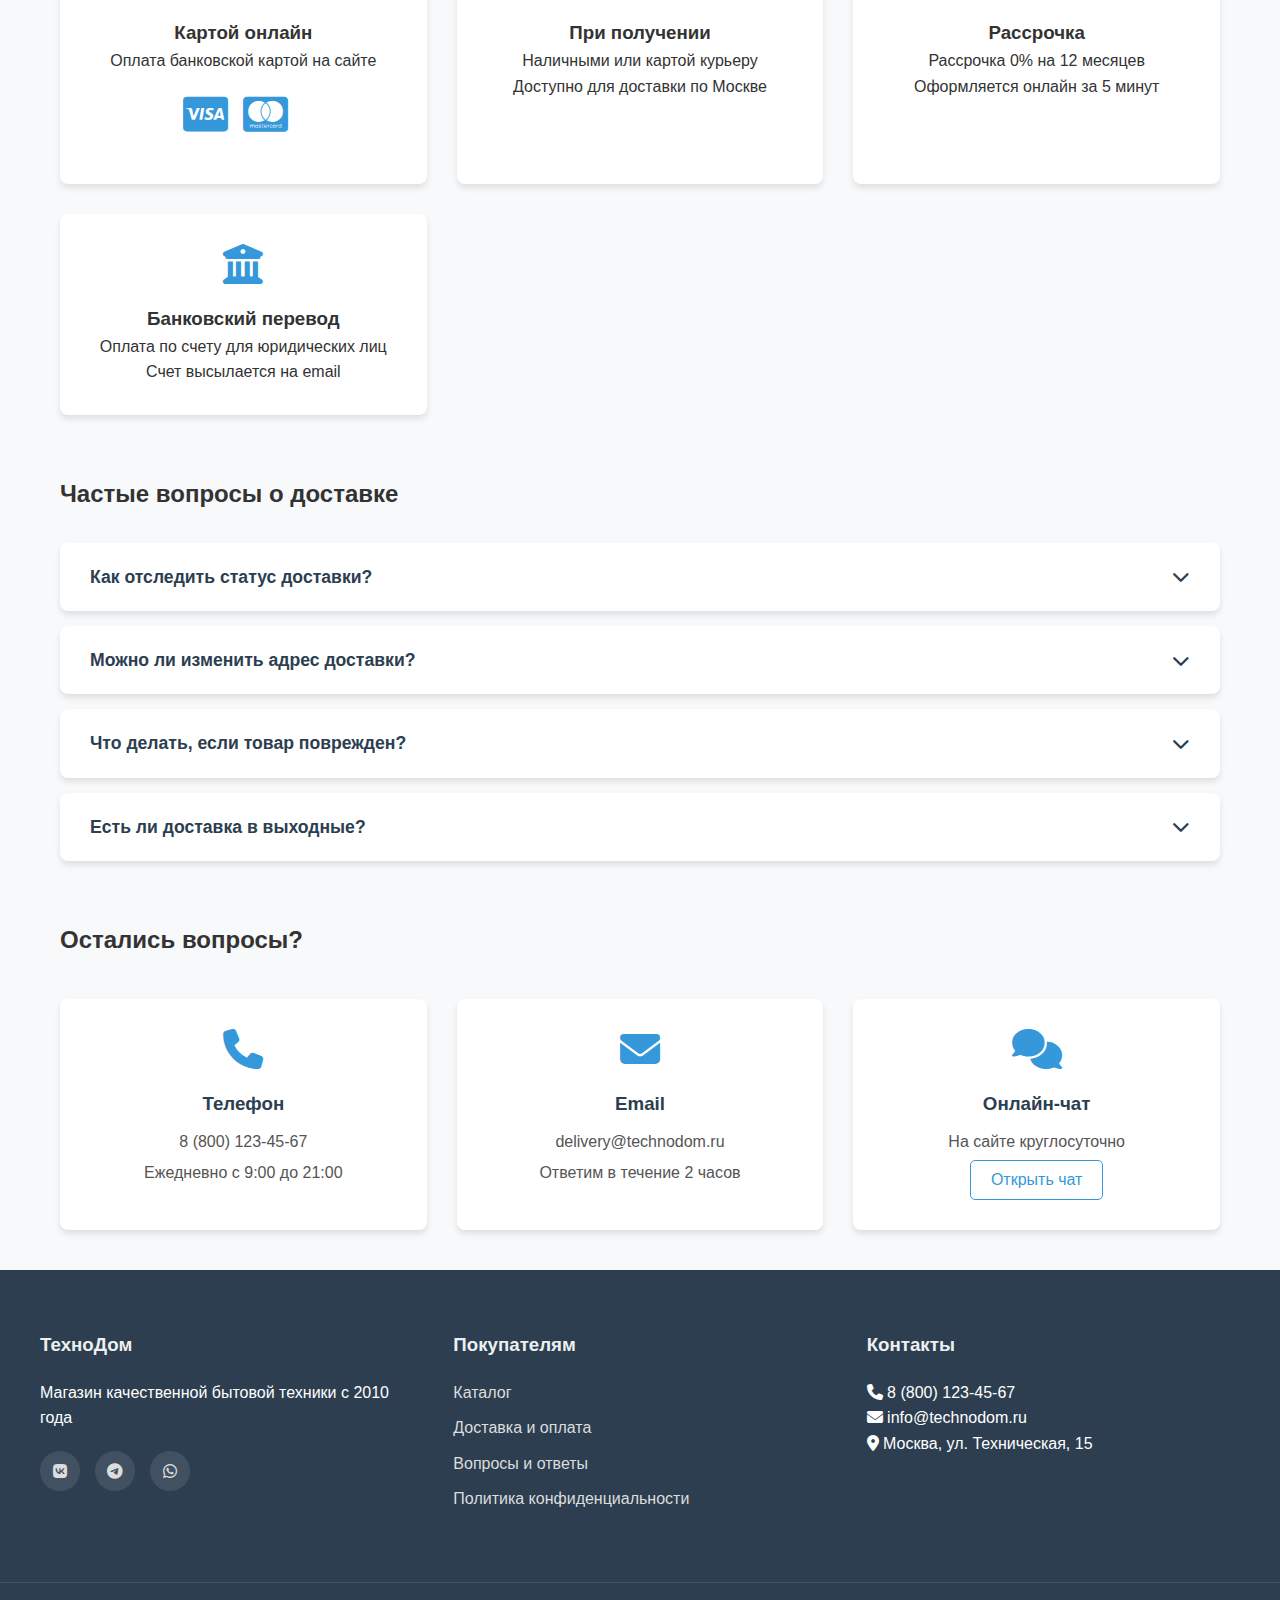
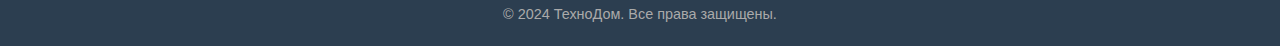
<file: sait1/pages/delivery.html>
<!DOCTYPE html>
<html lang="ru">
<head>
    <meta charset="UTF-8">
    <meta name="viewport" content="width=device-width, initial-scale=1.0">
    <title>Доставка и оплата - ТехноДом</title>
    <link rel="stylesheet" href="https://cdnjs.cloudflare.com/ajax/libs/font-awesome/6.4.0/css/all.min.css">
    <link rel="stylesheet" href="../css/style.css">
    <style>
        /* Дополнительные стили для delivery.html */
        .delivery-header {
            text-align: center;
            margin: 40px 0 60px;
        }
        
        .delivery-header h1 {
            font-size: 2.5rem;
            color: var(--dark);
            margin-bottom: 15px;
        }
        
        .delivery-header p {
            font-size: 1.2rem;
            color: var(--gray);
            max-width: 600px;
            margin: 0 auto;
        }
    </style>
</head>
<body>
<header>
    <div class="container header-container">
        <div class="logo">
            <a href="../index.html">
                <i class="fas fa-home"></i>
                <span>ТехноДом</span>
            </a>
        </div>
        
        <nav>
            <ul>
                <li><a href="../index.html"><i class="fas fa-home"></i> Главная</a></li>
                <li><a href="../pages/catalog.html"><i class="fas fa-list"></i> Каталог</a></li>
                <li><a href="../pages/delivery.html"><i class="fas fa-truck"></i> Доставка</a></li>
                <li><a href="../pages/contacts.html"><i class="fas fa-phone"></i> Контакты</a></li>
                <li><a href="../pages/faq.html"><i class="fas fa-question-circle"></i> FAQ</a></li>
                <li><a href="../pages/about.html"><i class="fas fa-info-circle"></i> О нас</a></li>
                <li><a href="../pages/cart.html"><i class="fas fa-shopping-cart"></i> Корзина <span class="cart-count">0</span></a></li>
                <li><a href="../pages/favorites.html"><i class="fas fa-heart"></i> Избранное <span class="fav-count">0</span></a></li>
                <li><a href="../pages/account.html"><i class="fas fa-user"></i> Кабинет</a></li>
                <li><a href="../pages/admin.html"><i class="fas fa-cog"></i> Админка</a></li>
            </ul>
        </nav>
        
        <div class="mobile-menu-btn">
            <i class="fas fa-bars"></i>
        </div>
    </div>
</header>

    <main class="container">
        <div class="delivery-header">
            <h1>Доставка и оплата</h1>
            <p>Удобные способы получения заказов и оплаты</p>
        </div>
        
        <div class="delivery-timeline">
            <div class="timeline-item">
                <div class="timeline-icon">
                    <i class="fas fa-shopping-cart"></i>
                </div>
                <div class="timeline-content">
                    <h3>1. Оформление заказа</h3>
                    <p>Выберите товары, добавьте их в корзину и оформите заказ. Укажите адрес доставки и контактные данные.</p>
                </div>
            </div>
            
            <div class="timeline-item">
                <div class="timeline-icon">
                    <i class="fas fa-credit-card"></i>
                </div>
                <div class="timeline-content">
                    <h3>2. Оплата</h3>
                    <p>Выберите удобный способ оплаты: картой онлайн, при получении или в рассрочку.</p>
                </div>
            </div>
            
            <div class="timeline-item">
                <div class="timeline-icon">
                    <i class="fas fa-box"></i>
                </div>
                <div class="timeline-content">
                    <h3>3. Подготовка заказа</h3>
                    <p>Мы собираем и проверяем ваш заказ на складе. Обычно это занимает 1-2 рабочих дня.</p>
                </div>
            </div>
            
            <div class="timeline-item">
                <div class="timeline-icon">
                    <i class="fas fa-truck"></i>
                </div>
                <div class="timeline-content">
                    <h3>4. Доставка</h3>
                    <p>Курьер доставляет заказ по указанному адресу в согласованное время.</p>
                </div>
            </div>
        </div>
        
        <div class="delivery-options">
            <h2>Способы доставки</h2>
            <div class="options-grid">
                <div class="option-card">
                    <i class="fas fa-city"></i>
                    <h3>Курьерская доставка по Москве</h3>
                    <div class="option-price">Бесплатно от 20 000 ₽</div>
                    <p>Доставка в течение 1-2 дней</p>
                    <ul>
                        <li>Бесплатно при заказе от 20 000 ₽</li>
                        <li>500 ₽ при заказе до 20 000 ₽</li>
                        <li>Точное время согласовывается</li>
                        <li>Подъем на этаж бесплатно</li>
                    </ul>
                </div>
                
                <div class="option-card">
                    <i class="fas fa-globe-europe"></i>
                    <h3>Доставка по России</h3>
                    <div class="option-price">от 500 ₽</div>
                    <p>Доставка в течение 3-7 дней</p>
                    <ul>
                        <li>Рассчитывается индивидуально</li>
                        <li>Доставка до пункта выдачи</li>
                        <li>Возможна доставка курьером</li>
                        <li>Страхование груза включено</li>
                    </ul>
                </div>
                
                <div class="option-card">
                    <i class="fas fa-store"></i>
                    <h3>Самовывоз</h3>
                    <div class="option-price">Бесплатно</div>
                    <p>Из наших магазинов</p>
                    <ul>
                        <li>Бесплатный самовывоз</li>
                        <li>5 пунктов выдачи в Москве</li>
                        <li>Готовность заказа - 2 часа</li>
                        <li>Консультация на месте</li>
                    </ul>
                </div>
            </div>
        </div>
        
        <div class="payment-methods-section">
            <h2>Способы оплаты</h2>
            <div class="payment-grid">
                <div class="payment-card">
                    <i class="fas fa-credit-card"></i>
                    <h3>Картой онлайн</h3>
                    <p>Оплата банковской картой на сайте</p>
                    <div class="payment-icons">
                        <i class="fab fa-cc-visa"></i>
                        <i class="fab fa-cc-mastercard"></i>
                        <i class="fab fa-cc-mir"></i>
                    </div>
                </div>
                
                <div class="payment-card">
                    <i class="fas fa-money-bill-wave"></i>
                    <h3>При получении</h3>
                    <p>Наличными или картой курьеру</p>
                    <p>Доступно для доставки по Москве</p>
                </div>
                
                <div class="payment-card">
                    <i class="fas fa-calendar-alt"></i>
                    <h3>Рассрочка</h3>
                    <p>Рассрочка 0% на 12 месяцев</p>
                    <p>Оформляется онлайн за 5 минут</p>
                </div>
                
                <div class="payment-card">
                    <i class="fas fa-university"></i>
                    <h3>Банковский перевод</h3>
                    <p>Оплата по счету для юридических лиц</p>
                    <p>Счет высылается на email</p>
                </div>
            </div>
        </div>
        
        <div class="delivery-faq">
            <h2>Частые вопросы о доставке</h2>
            <div class="faq-list">
                <div class="faq-item">
                    <div class="faq-question" onclick="toggleFAQ(this)">
                        <span>Как отследить статус доставки?</span>
                        <i class="fas fa-chevron-down"></i>
                    </div>
                    <div class="faq-answer">
                        <p>После оформления заказа вам придет SMS с номером отслеживания. Также вы можете отслеживать статус в личном кабинете или по телефону 8 (800) 123-45-67.</p>
                    </div>
                </div>
                
                <div class="faq-item">
                    <div class="faq-question" onclick="toggleFAQ(this)">
                        <span>Можно ли изменить адрес доставки?</span>
                        <i class="fas fa-chevron-down"></i>
                    </div>
                    <div class="faq-answer">
                        <p>Да, вы можете изменить адрес доставки до момента отправки заказа. Позвоните нам по телефону 8 (800) 123-45-67 или напишите на info@technodom.ru.</p>
                    </div>
                </div>
                
                <div class="faq-item">
                    <div class="faq-question" onclick="toggleFAQ(this)">
                        <span>Что делать, если товар поврежден?</span>
                        <i class="fas fa-chevron-down"></i>
                    </div>
                    <div class="faq-answer">
                        <p>При получении обязательно проверяйте товар. Если обнаружены повреждения, откажитесь от получения и сообщите об этом курьеру. Мы заменим товар или вернем деньги.</p>
                    </div>
                </div>
                
                <div class="faq-item">
                    <div class="faq-question" onclick="toggleFAQ(this)">
                        <span>Есть ли доставка в выходные?</span>
                        <i class="fas fa-chevron-down"></i>
                    </div>
                    <div class="faq-answer">
                        <p>Да, мы осуществляем доставку по субботам с 9:00 до 18:00. Доставка в воскресенье возможна по предварительной договоренности.</p>
                    </div>
                </div>
            </div>
        </div>
        
        <div class="delivery-contacts">
            <h2>Остались вопросы?</h2>
            <div class="contacts-grid">
                <div class="contact-card">
                    <i class="fas fa-phone"></i>
                    <h3>Телефон</h3>
                    <p>8 (800) 123-45-67</p>
                    <p>Ежедневно с 9:00 до 21:00</p>
                </div>
                
                <div class="contact-card">
                    <i class="fas fa-envelope"></i>
                    <h3>Email</h3>
                    <p>delivery@technodom.ru</p>
                    <p>Ответим в течение 2 часов</p>
                </div>
                
                <div class="contact-card">
                    <i class="fas fa-comments"></i>
                    <h3>Онлайн-чат</h3>
                    <p>На сайте круглосуточно</p>
                    <button class="btn btn-outline">Открыть чат</button>
                </div>
            </div>
        </div>
    </main>

    <!-- Подвал -->
    <footer>
        <div class="container footer-container">
            <div class="footer-section">
                <h3>ТехноДом</h3>
                <p>Магазин качественной бытовой техники с 2010 года</p>
                <div class="social-links">
                    <a href="#"><i class="fab fa-vk"></i></a>
                    <a href="#"><i class="fab fa-telegram"></i></a>
                    <a href="#"><i class="fab fa-whatsapp"></i></a>
                </div>
            </div>
            
            <div class="footer-section">
                <h3>Покупателям</h3>
                <ul>
                    <li><a href="../САЙТ/pages/catalog.html">Каталог</a></li>
                    <li><a href="../САЙТ/pages/delivery.html">Доставка и оплата</a></li>
                    <li><a href="../САЙТ/pages/faq.html">Вопросы и ответы</a></li>
                    <li><a href="../САЙТ/pages/privacy.html">Политика конфиденциальности</a></li>
                </ul>
            </div>
            
            <div class="footer-section">
                <h3>Контакты</h3>
                <p><i class="fas fa-phone"></i> 8 (800) 123-45-67</p>
                <p><i class="fas fa-envelope"></i> info@technodom.ru</p>
                <p><i class="fas fa-map-marker-alt"></i> Москва, ул. Техническая, 15</p>
            </div>
        </div>
        
        <div class="footer-bottom">
            <p>&copy; 2024 ТехноДом. Все права защищены.</p>
        </div>
    </footer>

    <script src="../js/script.js"></script>
    <script>
        document.addEventListener('DOMContentLoaded', function() {
            updateCartCount();
            updateFavCount();
            
            const mobileMenuBtn = document.querySelector('.mobile-menu-btn');
            const nav = document.querySelector('nav ul');
            
            mobileMenuBtn.addEventListener('click', function() {
                nav.classList.toggle('show');
            });
    
    // Инициализация FAQ
    document.querySelectorAll('.faq-item').forEach(item => {
        item.addEventListener('click', function(e) {
            if (!e.target.classList.contains('faq-question')) return;
            this.classList.toggle('active');
        });
    });
});

        
        // Стили для доставки
        const style = document.createElement('style');
        style.textContent = `
            .delivery-timeline {
                position: relative;
                margin: 40px 0;
                padding-left: 30px;
            }
            
            .delivery-timeline:before {
                content: '';
                position: absolute;
                left: 0;
                top: 0;
                bottom: 0;
                width: 2px;
                background: var(--secondary);
            }
            
            .timeline-item {
                position: relative;
                margin-bottom: 40px;
            }
            
            .timeline-icon {
                position: absolute;
                left: -40px;
                top: 0;
                width: 30px;
                height: 30px;
                background: var(--secondary);
                border-radius: 50%;
                display: flex;
                align-items: center;
                justify-content: center;
                color: white;
            }
            
            .timeline-content {
                background: white;
                padding: 20px;
                border-radius: var(--border-radius);
                box-shadow: var(--shadow);
                margin-left: 20px;
            }
            
            .options-grid, .payment-grid, .contacts-grid {
                display: grid;
                grid-template-columns: repeat(auto-fit, minmax(300px, 1fr));
                gap: 30px;
                margin: 40px 0;
            }
            
            .option-card, .payment-card, .contact-card {
                background: white;
                padding: 30px;
                border-radius: var(--border-radius);
                box-shadow: var(--shadow);
                text-align: center;
                transition: var(--transition);
            }
            
            .option-card:hover, .payment-card:hover, .contact-card:hover {
                transform: translateY(-5px);
                box-shadow: var(--shadow-hover);
            }
            
            .option-card i, .payment-card i, .contact-card i {
                font-size: 2.5rem;
                color: var(--secondary);
                margin-bottom: 20px;
            }
            
            .option-price {
                font-size: 1.5rem;
                font-weight: bold;
                color: var(--accent);
                margin: 15px 0;
            }
            
            .option-card ul {
                text-align: left;
                margin-top: 20px;
                padding-left: 20px;
            }
            
            .option-card li {
                margin-bottom: 10px;
                position: relative;
            }
            
            .option-card li:before {
                content: '✓';
                position: absolute;
                left: -20px;
                color: var(--success);
            }
            
            .payment-icons {
                display: flex;
                justify-content: center;
                gap: 15px;
                margin-top: 20px;
                font-size: 2rem;
                color: var(--gray);
            }
            
            .delivery-faq {
                margin: 60px 0;
            }
            
            .faq-list {
                margin-top: 30px;
            }
            
            @media (max-width: 768px) {
                .delivery-timeline {
                    padding-left: 20px;
                }
                
                .timeline-icon {
                    left: -30px;
                    width: 25px;
                    height: 25px;
                    font-size: 0.8rem;
                }
                
                .options-grid, .payment-grid, .contacts-grid {
                    grid-template-columns: 1fr;
                }
            }
        `;
        document.head.appendChild(style);
    </script>
</body>
</html>
</file>
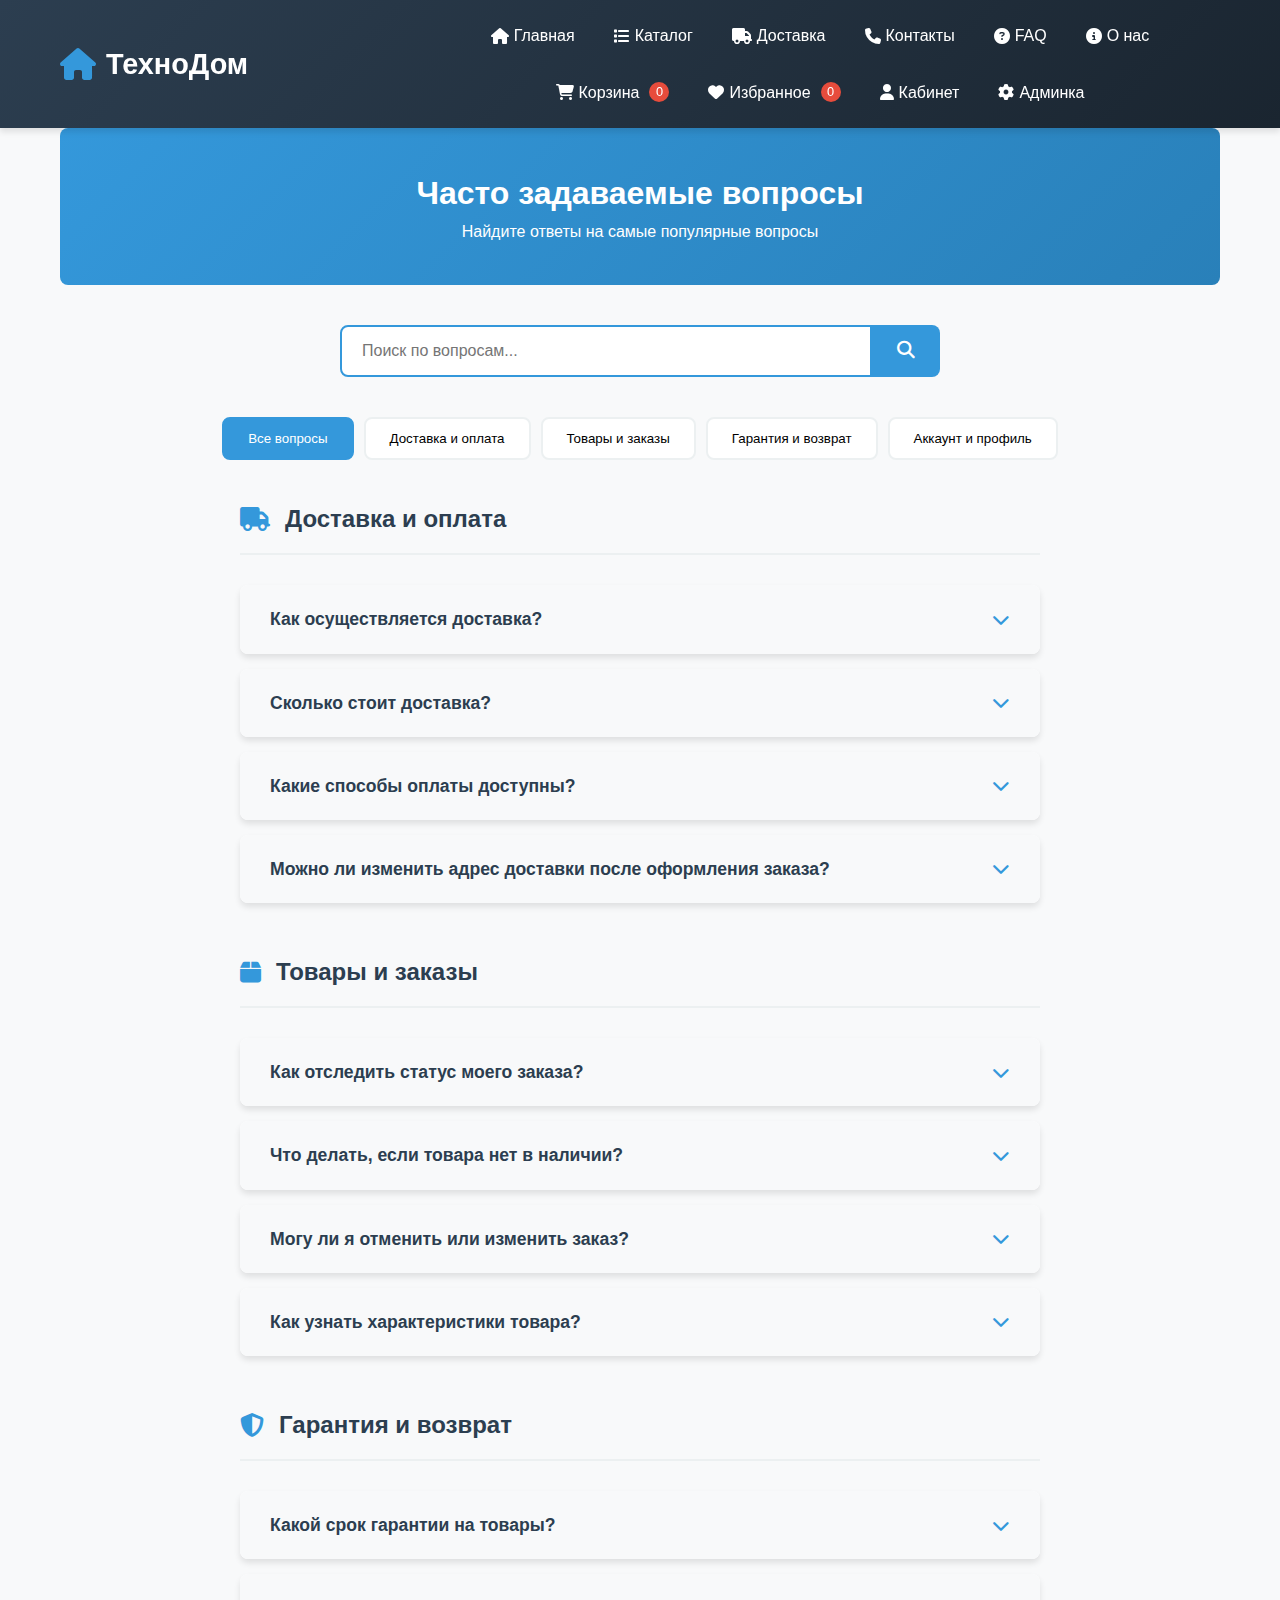
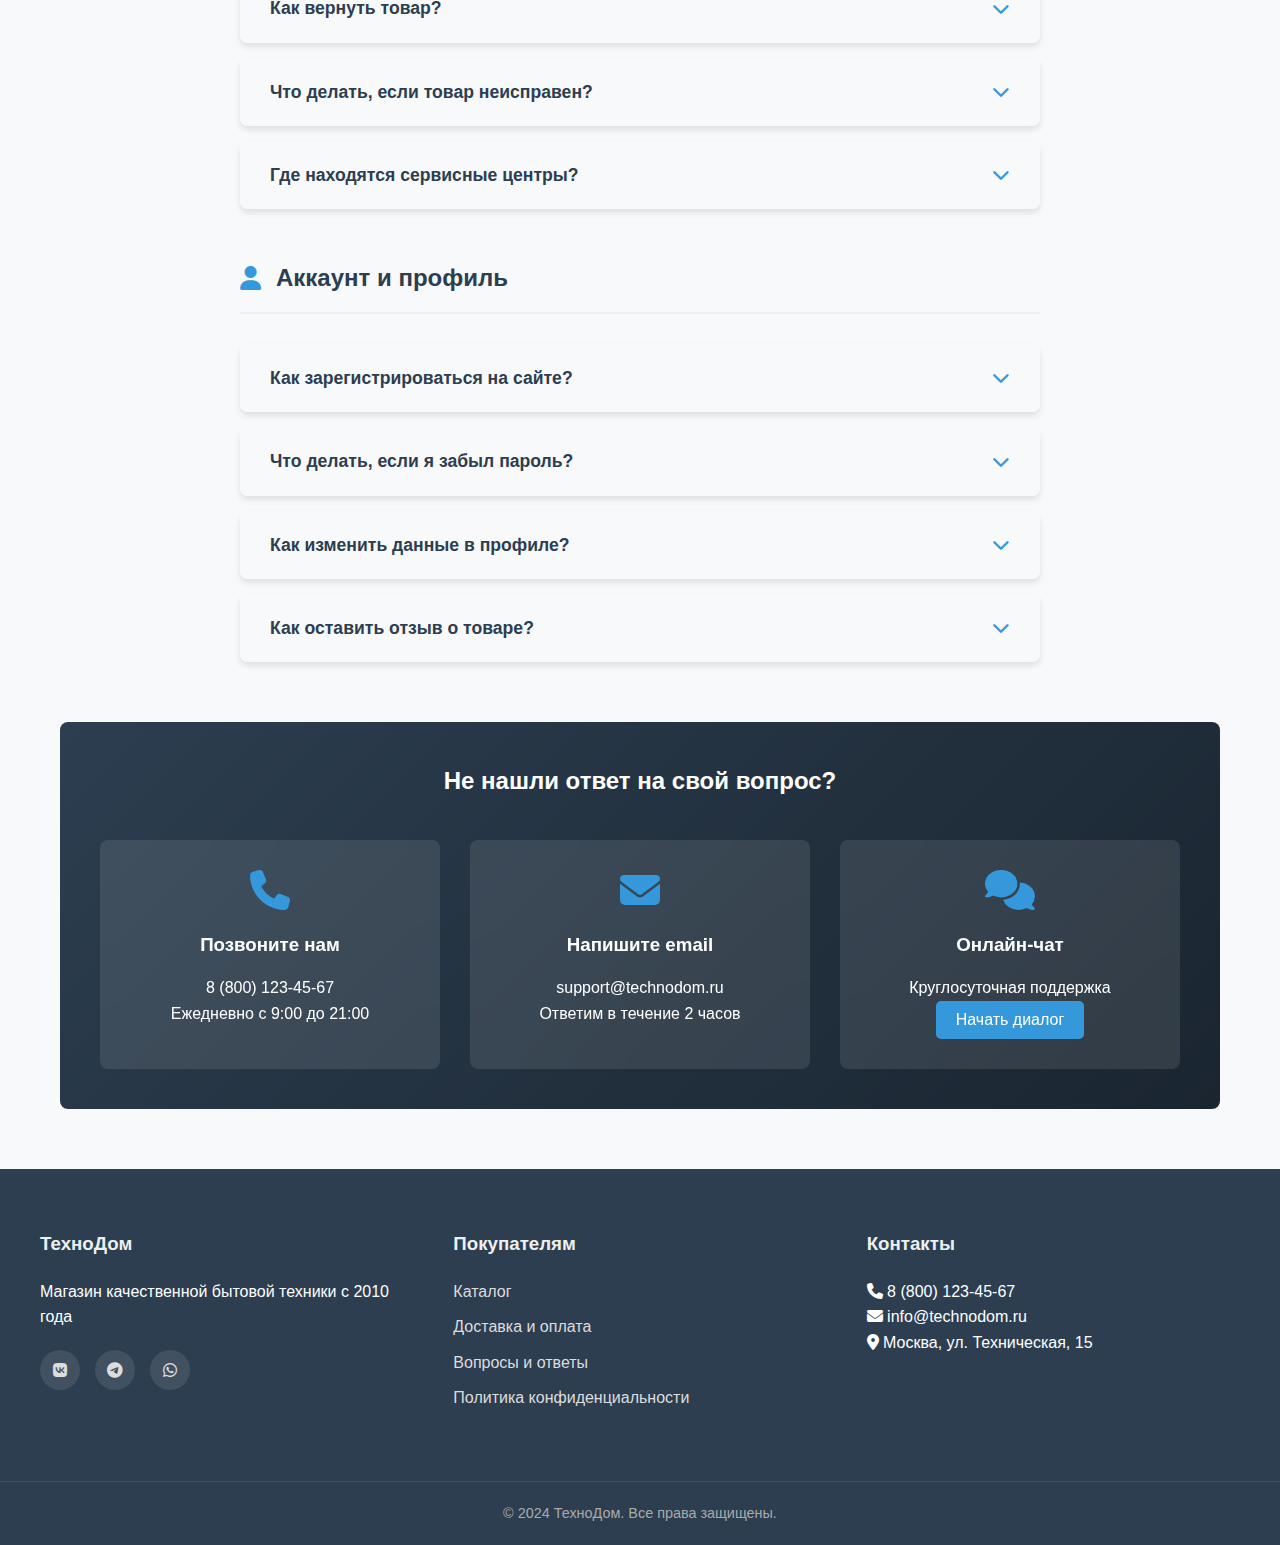
<file: sait1/pages/faq.html>
<!DOCTYPE html>
<html lang="ru">
<head>
    <meta charset="UTF-8">
    <meta name="viewport" content="width=device-width, initial-scale=1.0">
    <title>FAQ - Частые вопросы - ТехноДом</title>
    <link rel="stylesheet" href="https://cdnjs.cloudflare.com/ajax/libs/font-awesome/6.4.0/css/all.min.css">
    <link rel="stylesheet" href="../css/style.css">
</head>
<body>
<header>
    <div class="container header-container">
        <div class="logo">
            <a href="../index.html">
                <i class="fas fa-home"></i>
                <span>ТехноДом</span>
            </a>
        </div>
        
        <nav>
            <ul>
                <li><a href="../index.html"><i class="fas fa-home"></i> Главная</a></li>
                <li><a href="../pages/catalog.html"><i class="fas fa-list"></i> Каталог</a></li>
                <li><a href="../pages/delivery.html"><i class="fas fa-truck"></i> Доставка</a></li>
                <li><a href="../pages/contacts.html"><i class="fas fa-phone"></i> Контакты</a></li>
                <li><a href="../pages/faq.html"><i class="fas fa-question-circle"></i> FAQ</a></li>
                <li><a href="../pages/about.html"><i class="fas fa-info-circle"></i> О нас</a></li>
                <li><a href="../pages/cart.html"><i class="fas fa-shopping-cart"></i> Корзина <span class="cart-count">0</span></a></li>
                <li><a href="../pages/favorites.html"><i class="fas fa-heart"></i> Избранное <span class="fav-count">0</span></a></li>
                <li><a href="../pages/account.html"><i class="fas fa-user"></i> Кабинет</a></li>
                <li><a href="../pages/admin.html"><i class="fas fa-cog"></i> Админка</a></li>
            </ul>
        </nav>
        
        <div class="mobile-menu-btn">
            <i class="fas fa-bars"></i>
        </div>
    </div>
</header>

    <main class="container">
        <div class="faq-header">
            <h1>Часто задаваемые вопросы</h1>
            <p>Найдите ответы на самые популярные вопросы</p>
        </div>
        
        <div class="faq-search">
            <input type="text" id="faq-search-input" placeholder="Поиск по вопросам...">
            <button id="faq-search-btn"><i class="fas fa-search"></i></button>
        </div>
        
        <div class="faq-categories">
            <button class="faq-category-btn active" data-category="all">Все вопросы</button>
            <button class="faq-category-btn" data-category="delivery">Доставка и оплата</button>
            <button class="faq-category-btn" data-category="products">Товары и заказы</button>
            <button class="faq-category-btn" data-category="warranty">Гарантия и возврат</button>
            <button class="faq-category-btn" data-category="account">Аккаунт и профиль</button>
        </div>
        
        <div class="faq-container">
            <!-- Доставка и оплата -->
            <div class="faq-section" data-category="delivery">
                <h2><i class="fas fa-truck"></i> Доставка и оплата</h2>
                
                <div class="faq-item">
                    <div class="faq-question" onclick="toggleFAQ(this)">
                        <span>Как осуществляется доставка?</span>
                        <i class="fas fa-chevron-down"></i>
                    </div>
                    <div class="faq-answer">
                        <p>Мы осуществляем доставку по всей России несколькими способами:</p>
                        <ul>
                            <li><strong>Курьерская доставка по Москве</strong> - в течение 1-2 рабочих дней</li>
                            <li><strong>Доставка по России</strong> - через транспортные компании (3-7 дней)</li>
                            <li><strong>Самовывоз</strong> - из наших пунктов выдачи в Москве</li>
                        </ul>
                        <p>Подробнее в разделе <a href="../pages/delivery.html">Доставка и оплата</a>.</p>
                    </div>
                </div>
                
                <div class="faq-item">
                    <div class="faq-question" onclick="toggleFAQ(this)">
                        <span>Сколько стоит доставка?</span>
                        <i class="fas fa-chevron-down"></i>
                    </div>
                    <div class="faq-answer">
                        <p>Стоимость доставки зависит от региона и суммы заказа:</p>
                        <ul>
                            <li>По Москве: бесплатно при заказе от 20 000 ₽, 500 ₽ при заказе до 20 000 ₽</li>
                            <li>По России: рассчитывается индивидуально, от 500 ₽</li>
                            <li>Самовывоз: бесплатно</li>
                        </ul>
                        <p>Точную стоимость доставки вы увидите при оформлении заказа.</p>
                    </div>
                </div>
                
                <div class="faq-item">
                    <div class="faq-question" onclick="toggleFAQ(this)">
                        <span>Какие способы оплаты доступны?</span>
                        <i class="fas fa-chevron-down"></i>
                    </div>
                    <div class="faq-answer">
                        <p>Мы принимаем следующие способы оплаты:</p>
                        <ul>
                            <li>Банковские карты (Visa, Mastercard, МИР)</li>
                            <li>Наличные курьеру (только для Москвы)</li>
                            <li>Онлайн-банкинг</li>
                            <li>Рассрочка 0% на 12 месяцев</li>
                            <li>Банковский перевод для юридических лиц</li>
                        </ul>
                    </div>
                </div>
                
                <div class="faq-item">
                    <div class="faq-question" onclick="toggleFAQ(this)">
                        <span>Можно ли изменить адрес доставки после оформления заказа?</span>
                        <i class="fas fa-chevron-down"></i>
                    </div>
                    <div class="faq-answer">
                        <p>Да, вы можете изменить адрес доставки до момента отправки заказа со склада. Для этого:</p>
                        <ol>
                            <li>Позвоните нам по телефону 8 (800) 123-45-67</li>
                            <li>Или напишите на delivery@technodom.ru</li>
                            <li>Укажите номер заказа и новый адрес доставки</li>
                        </ol>
                        <p>После отправки заказа изменение адреса может быть невозможно или потребует дополнительной оплаты.</p>
                    </div>
                </div>
            </div>
            
            <!-- Товары и заказы -->
            <div class="faq-section" data-category="products">
                <h2><i class="fas fa-box"></i> Товары и заказы</h2>
                
                <div class="faq-item">
                    <div class="faq-question" onclick="toggleFAQ(this)">
                        <span>Как отследить статус моего заказа?</span>
                        <i class="fas fa-chevron-down"></i>
                    </div>
                    <div class="faq-answer">
                        <p>Отследить статус заказа можно несколькими способами:</p>
                        <ul>
                            <li>В <a href="../pages/account.html#orders">личном кабинете</a> во вкладке "Мои заказы"</li>
                            <li>По номеру заказа на странице отслеживания</li>
                            <li>По телефону 8 (800) 123-45-67</li>
                            <li>По email - мы отправляем уведомления на каждом этапе</li>
                        </ul>
                    </div>
                </div>
                
                <div class="faq-item">
                    <div class="faq-question" onclick="toggleFAQ(this)">
                        <span>Что делать, если товара нет в наличии?</span>
                        <i class="fas fa-chevron-down"></i>
                    </div>
                    <div class="faq-answer">
                        <p>Если товара нет в наличии:</p>
                        <ul>
                            <li>Вы можете оставить заявку на уведомление о поступлении</li>
                            <li>Наши менеджеры свяжутся с вами, когда товар появится на складе</li>
                            <li>Мы можем предложить аналогичный товар с похожими характеристиками</li>
                            <li>Сроки поступления товара обычно составляют 7-14 дней</li>
                        </ul>
                    </div>
                </div>
                
                <div class="faq-item">
                    <div class="faq-question" onclick="toggleFAQ(this)">
                        <span>Могу ли я отменить или изменить заказ?</span>
                        <i class="fas fa-chevron-down"></i>
                    </div>
                    <div class="faq-answer">
                        <p>Да, вы можете отменить или изменить заказ до его отправки:</p>
                        <ul>
                            <li><strong>Отмена заказа:</strong> в любое время до отправки</li>
                            <li><strong>Изменение состава заказа:</strong> до начала сборки</li>
                            <li><strong>Добавление товаров:</strong> возможно оформить новый заказ</li>
                        </ul>
                        <p>Для отмены или изменения заказа позвоните нам по телефону 8 (800) 123-45-67 или напишите на info@technodom.ru, указав номер заказа.</p>
                    </div>
                </div>
                
                <div class="faq-item">
                    <div class="faq-question" onclick="toggleFAQ(this)">
                        <span>Как узнать характеристики товара?</span>
                        <i class="fas fa-chevron-down"></i>
                    </div>
                    <div class="faq-answer">
                        <p>Полные характеристики каждого товара доступны:</p>
                        <ul>
                            <li>На странице товара во вкладке "Характеристики"</li>
                            <li>В технической документации (скачивается на странице товара)</li>
                            <li>У наших консультантов по телефону 8 (800) 123-45-67</li>
                            <li>В отзывах других покупателей</li>
                        </ul>
                        <p>Если вы не нашли нужную информацию, задайте вопрос через форму на странице товара.</p>
                    </div>
                </div>
            </div>
            
            <!-- Гарантия и возврат -->
            <div class="faq-section" data-category="warranty">
                <h2><i class="fas fa-shield-alt"></i> Гарантия и возврат</h2>
                
                <div class="faq-item">
                    <div class="faq-question" onclick="toggleFAQ(this)">
                        <span>Какой срок гарантии на товары?</span>
                        <i class="fas fa-chevron-down"></i>
                    </div>
                    <div class="faq-answer">
                        <p>На все товары действует официальная гарантия производителя:</p>
                        <ul>
                            <li><strong>Бытовая техника:</strong> 24 месяца</li>
                            <li><strong>Электроника:</strong> 12 месяцев</li>
                            <li><strong>Аксессуары:</strong> 6 месяцев</li>
                        </ul>
                        <p>Гарантийный талон и чек необходимо сохранять. Гарантия не распространяется на повреждения, вызванные неправильной эксплуатацией.</p>
                    </div>
                </div>
                
                <div class="faq-item">
                    <div class="faq-question" onclick="toggleFAQ(this)">
                        <span>Как вернуть товар?</span>
                        <i class="fas fa-chevron-down"></i>
                    </div>
                    <div class="faq-answer">
                        <p>Вы можете вернуть товар в течение 14 дней с момента получения:</p>
                        <ol>
                            <li>Товар должен быть в оригинальной упаковке со всеми комплектующими</li>
                            <li>На товаре не должно быть следов использования</li>
                            <li>Сохраните все документы: чек, гарантийный талон</li>
                            <li>Напишите заявление на возврат</li>
                        </ol>
                        <p>Для инициализации возврата позвоните нам по телефону 8 (800) 123-45-67.</p>
                    </div>
                </div>
                
                <div class="faq-item">
                    <div class="faq-question" onclick="toggleFAQ(this)">
                        <span>Что делать, если товар неисправен?</span>
                        <i class="fas fa-chevron-down"></i>
                    </div>
                    <div class="faq-answer">
                        <p>Если товар оказался неисправен:</p>
                        <ol>
                            <li>Немедленно прекратите использование</li>
                            <li>Свяжитесь с нами по телефону 8 (800) 123-45-67</li>
                            <li>Предоставьте фото/видео неисправности</li>
                            <li>Сохраните все документы и упаковку</li>
                        </ol>
                        <p>Мы организуем выезд мастера для диагностики или заберем товар на проверку в сервисный центр.</p>
                    </div>
                </div>
                
                <div class="faq-item">
                    <div class="faq-question" onclick="toggleFAQ(this)">
                        <span>Где находятся сервисные центры?</span>
                        <i class="fas fa-chevron-down"></i>
                    </div>
                    <div class="faq-answer">
                        <p>У нас есть сеть авторизованных сервисных центров:</p>
                        <ul>
                            <li><strong>Москва:</strong> 5 центров в разных районах</li>
                            <li><strong>Санкт-Петербург:</strong> 3 центра</li>
                            <li><strong>Другие города:</strong> более 50 центров по всей России</li>
                        </ul>
                        <p>Адрес ближайшего сервисного центра вы можете узнать по телефону 8 (800) 123-45-67 или в личном кабинете после регистрации гарантии.</p>
                    </div>
                </div>
            </div>
            
            <!-- Аккаунт и профиль -->
            <div class="faq-section" data-category="account">
                <h2><i class="fas fa-user"></i> Аккаунт и профиль</h2>
                
                <div class="faq-item">
                    <div class="faq-question" onclick="toggleFAQ(this)">
                        <span>Как зарегистрироваться на сайте?</span>
                        <i class="fas fa-chevron-down"></i>
                    </div>
                    <div class="faq-answer">
                        <p>Регистрация на сайте очень проста:</p>
                        <ol>
                            <li>Нажмите кнопку "Кабинет" в верхнем меню</li>
                            <li>Выберите "Зарегистрироваться"</li>
                            <li>Заполните форму: email, пароль, имя</li>
                            <li>Подтвердите регистрацию по ссылке в email</li>
                        </ol>
                        <p>После регистрации вы получите доступ к личному кабинету, истории заказов и сможете оставлять отзывы.</p>
                    </div>
                </div>
                
                <div class="faq-item">
                    <div class="faq-question" onclick="toggleFAQ(this)">
                        <span>Что делать, если я забыл пароль?</span>
                        <i class="fas fa-chevron-down"></i>
                    </div>
                    <div class="faq-answer">
                        <p>Если вы забыли пароль:</p>
                        <ol>
                            <li>На странице входа нажмите "Забыли пароль?"</li>
                            <li>Введите email, указанный при регистрации</li>
                            <li>Проверьте почту - мы отправим ссылку для восстановления</li>
                            <li>Перейдите по ссылке и создайте новый пароль</li>
                        </ol>
                        <p>Если email недоступен, свяжитесь с нами по телефону 8 (800) 123-45-67.</p>
                    </div>
                </div>
                
                <div class="faq-item">
                    <div class="faq-question" onclick="toggleFAQ(this)">
                        <span>Как изменить данные в профиле?</span>
                        <i class="fas fa-chevron-down"></i>
                    </div>
                    <div class="faq-answer">
                        <p>Изменить данные профиля можно в личном кабинете:</p>
                        <ol>
                            <li>Зайдите в <a href="../pages/account.html">личный кабинет</a></li>
                            <li>Выберите вкладку "Профиль"</li>
                            <li>Нажмите кнопку "Редактировать"</li>
                            <li>Внесите необходимые изменения</li>
                            <li>Сохраните изменения</li>
                        </ol>
                        <p>Вы можете изменить имя, email, телефон, пароль и настройки уведомлений.</p>
                    </div>
                </div>
                
                <div class="faq-item">
                    <div class="faq-question" onclick="toggleFAQ(this)">
                        <span>Как оставить отзыв о товаре?</span>
                        <i class="fas fa-chevron-down"></i>
                    </div>
                    <div class="faq-answer">
                        <p>Оставить отзыв может только зарегистрированный пользователь, который приобрел товар:</p>
                        <ol>
                            <li>Зайдите на страницу товара</li>
                            <li>Перейдите на вкладку "Отзывы"</li>
                            <li>Нажмите кнопку "Написать отзыв"</li>
                            <li>Заполните форму: оценка, текст, достоинства/недостатки</li>
                            <li>Нажмите "Отправить отзыв"</li>
                        </ol>
                        <p>Все отзывы проходят модерацию. После проверки отзыв появится на сайте.</p>
                    </div>
                </div>
            </div>
        </div>
        
        <div class="faq-contact">
            <h2>Не нашли ответ на свой вопрос?</h2>
            <div class="contact-options">
                <div class="contact-option">
                    <i class="fas fa-phone"></i>
                    <h3>Позвоните нам</h3>
                    <p>8 (800) 123-45-67</p>
                    <p>Ежедневно с 9:00 до 21:00</p>
                </div>
                
                <div class="contact-option">
                    <i class="fas fa-envelope"></i>
                    <h3>Напишите email</h3>
                    <p>support@technodom.ru</p>
                    <p>Ответим в течение 2 часов</p>
                </div>
                
                <div class="contact-option">
                    <i class="fas fa-comments"></i>
                    <h3>Онлайн-чат</h3>
                    <p>Круглосуточная поддержка</p>
                    <button class="btn btn-primary" onclick="openChat()">Начать диалог</button>
                </div>
            </div>
        </div>
    </main>

    <!-- Подвал -->
    <footer>
        <div class="container footer-container">
            <div class="footer-section">
                <h3>ТехноДом</h3>
                <p>Магазин качественной бытовой техники с 2010 года</p>
                <div class="social-links">
                    <a href="#"><i class="fab fa-vk"></i></a>
                    <a href="#"><i class="fab fa-telegram"></i></a>
                    <a href="#"><i class="fab fa-whatsapp"></i></a>
                </div>
            </div>
            
            <div class="footer-section">
                <h3>Покупателям</h3>
                <ul>
                    <li><a href="../САЙТ/pages/catalog.html">Каталог</a></li>
                    <li><a href="../САЙТ/pages/delivery.html">Доставка и оплата</a></li>
                    <li><a href="../САЙТ/pages/faq.html">Вопросы и ответы</a></li>
                    <li><a href="../САЙТ/pages/privacy.html">Политика конфиденциальности</a></li>
                </ul>
            </div>
            
            <div class="footer-section">
                <h3>Контакты</h3>
                <p><i class="fas fa-phone"></i> 8 (800) 123-45-67</p>
                <p><i class="fas fa-envelope"></i> info@technodom.ru</p>
                <p><i class="fas fa-map-marker-alt"></i> Москва, ул. Техническая, 15</p>
            </div>
        </div>
        
        <div class="footer-bottom">
            <p>&copy; 2024 ТехноДом. Все права защищены.</p>
        </div>
    </footer>

    <script src="../js/script.js"></script>
    <script>
        document.addEventListener('DOMContentLoaded', function() {
            updateCartCount();
            updateFavCount();
            
            const mobileMenuBtn = document.querySelector('.mobile-menu-btn');
            const nav = document.querySelector('nav ul');
            
            mobileMenuBtn.addEventListener('click', function() {
                nav.classList.toggle('show');
            });
            
            // Инициализация FAQ
            initFAQ();
            
            // Поиск по FAQ
            document.getElementById('faq-search-btn').addEventListener('click', searchFAQ);
            document.getElementById('faq-search-input').addEventListener('keyup', function(e) {
                if (e.key === 'Enter') searchFAQ();
            });
            
            // Фильтрация по категориям
            document.querySelectorAll('.faq-category-btn').forEach(btn => {
                btn.addEventListener('click', function() {
                    const category = this.getAttribute('data-category');
                    filterFAQByCategory(category);
                    
                    // Обновление активной кнопки
                    document.querySelectorAll('.faq-category-btn').forEach(b => {
                        b.classList.remove('active');
                    });
                    this.classList.add('active');
                });
            });
        });
        
        function initFAQ() {
            document.querySelectorAll('.faq-item').forEach(item => {
                item.addEventListener('click', function(e) {
                    if (!e.target.classList.contains('faq-question')) return;
                    this.classList.toggle('active');
                });
            });
        }
        
        function toggleFAQ(element) {
            const item = element.parentElement;
            item.classList.toggle('active');
        }
        
        function searchFAQ() {
            const searchTerm = document.getElementById('faq-search-input').value.toLowerCase();
            
            document.querySelectorAll('.faq-item').forEach(item => {
                const question = item.querySelector('.faq-question span').textContent.toLowerCase();
                const answer = item.querySelector('.faq-answer').textContent.toLowerCase();
                
                if (question.includes(searchTerm) || answer.includes(searchTerm)) {
                    item.style.display = 'block';
                    // Раскрываем найденный вопрос
                    if (searchTerm && !item.classList.contains('active')) {
                        item.classList.add('active');
                    }
                } else {
                    item.style.display = 'none';
                }
            });
            
            // Показываем/скрываем разделы
            document.querySelectorAll('.faq-section').forEach(section => {
                const visibleItems = section.querySelectorAll('.faq-item[style="display: block"]').length;
                section.style.display = visibleItems > 0 ? 'block' : 'none';
            });
        }
        
        function filterFAQByCategory(category) {
            document.querySelectorAll('.faq-section').forEach(section => {
                if (category === 'all' || section.getAttribute('data-category') === category) {
                    section.style.display = 'block';
                    section.querySelectorAll('.faq-item').forEach(item => {
                        item.style.display = 'block';
                    });
                } else {
                    section.style.display = 'none';
                }
            });
        }
        
        function openChat() {
            alert('Онлайн-чат откроется в новом окне. В реальном проекте здесь будет интеграция с чат-виджетом.');
        }
        
        // Стили для FAQ
        const style = document.createElement('style');
        style.textContent = `
            .faq-header {
                text-align: center;
                margin-bottom: 40px;
                padding: 40px 0;
                background: linear-gradient(135deg, var(--secondary), #2980b9);
                color: white;
                border-radius: var(--border-radius);
            }
            
            .faq-search {
                display: flex;
                max-width: 600px;
                margin: 0 auto 40px;
            }
            
            .faq-search input {
                flex: 1;
                padding: 15px 20px;
                border: 2px solid var(--secondary);
                border-radius: var(--border-radius) 0 0 var(--border-radius);
                font-size: 1rem;
            }
            
            .faq-search button {
                padding: 15px 25px;
                background: var(--secondary);
                color: white;
                border: none;
                border-radius: 0 var(--border-radius) var(--border-radius) 0;
                cursor: pointer;
                font-size: 1.1rem;
            }
            
            .faq-categories {
                display: flex;
                justify-content: center;
                flex-wrap: wrap;
                gap: 10px;
                margin-bottom: 40px;
            }
            
            .faq-category-btn {
                padding: 12px 24px;
                background: white;
                border: 2px solid var(--light);
                border-radius: var(--border-radius);
                cursor: pointer;
                font-weight: 500;
                transition: var(--transition);
            }
            
            .faq-category-btn:hover,
            .faq-category-btn.active {
                background: var(--secondary);
                color: white;
                border-color: var(--secondary);
            }
            
            .faq-section {
                margin-bottom: 50px;
            }
            
            .faq-section h2 {
                display: flex;
                align-items: center;
                gap: 15px;
                margin-bottom: 30px;
                color: var(--dark);
                padding-bottom: 15px;
                border-bottom: 2px solid var(--light);
            }
            
            .faq-section h2 i {
                color: var(--secondary);
            }
            
            .faq-item {
                background: white;
                margin-bottom: 15px;
                border-radius: var(--border-radius);
                box-shadow: var(--shadow);
                overflow: hidden;
                transition: var(--transition);
            }
            
            .faq-item:hover {
                box-shadow: var(--shadow-hover);
            }
            
            .faq-question {
                padding: 20px 30px;
                font-size: 1.1rem;
                font-weight: 600;
                color: var(--dark);
                cursor: pointer;
                display: flex;
                justify-content: space-between;
                align-items: center;
                transition: var(--transition);
                background: var(--light-gray);
            }
            
            .faq-question:hover {
                background: #e8f4fc;
            }
            
            .faq-question i {
                transition: var(--transition);
                color: var(--secondary);
            }
            
            .faq-item.active .faq-question i {
                transform: rotate(180deg);
            }
            
            .faq-answer {
                padding: 0 30px;
                max-height: 0;
                overflow: hidden;
                transition: max-height 0.3s ease;
            }
            
            .faq-item.active .faq-answer {
                padding: 20px 30px;
                max-height: 1000px;
            }
            
            .faq-answer ul, .faq-answer ol {
                margin: 15px 0;
                padding-left: 20px;
            }
            
            .faq-answer li {
                margin-bottom: 10px;
                line-height: 1.6;
            }
            
            .faq-answer a {
                color: var(--secondary);
                text-decoration: none;
            }
            
            .faq-answer a:hover {
                text-decoration: underline;
            }
            
            .faq-contact {
                margin: 60px 0;
                padding: 40px;
                background: linear-gradient(135deg, var(--primary), #1a2530);
                color: white;
                border-radius: var(--border-radius);
                text-align: center;
            }
            
            .contact-options {
                display: grid;
                grid-template-columns: repeat(auto-fit, minmax(300px, 1fr));
                gap: 30px;
                margin-top: 40px;
            }
            
            .contact-option {
                background: rgba(255,255,255,0.1);
                padding: 30px;
                border-radius: var(--border-radius);
                backdrop-filter: blur(10px);
            }
            
            .contact-option i {
                font-size: 2.5rem;
                margin-bottom: 20px;
                color: var(--secondary);
            }
            
            .contact-option h3 {
                margin-bottom: 15px;
            }
            
            @media (max-width: 768px) {
                .faq-categories {
                    flex-direction: column;
                    align-items: stretch;
                }
                
                .faq-category-btn {
                    text-align: center;
                }
                
                .contact-options {
                    grid-template-columns: 1fr;
                }
                
                .faq-question {
                    padding: 15px 20px;
                    font-size: 1rem;
                }
                
                .faq-answer {
                    padding: 0 20px;
                }
                
                .faq-item.active .faq-answer {
                    padding: 15px 20px;
                }
            }
        `;
        document.head.appendChild(style);
    </script>
</body>
</html>
</file>
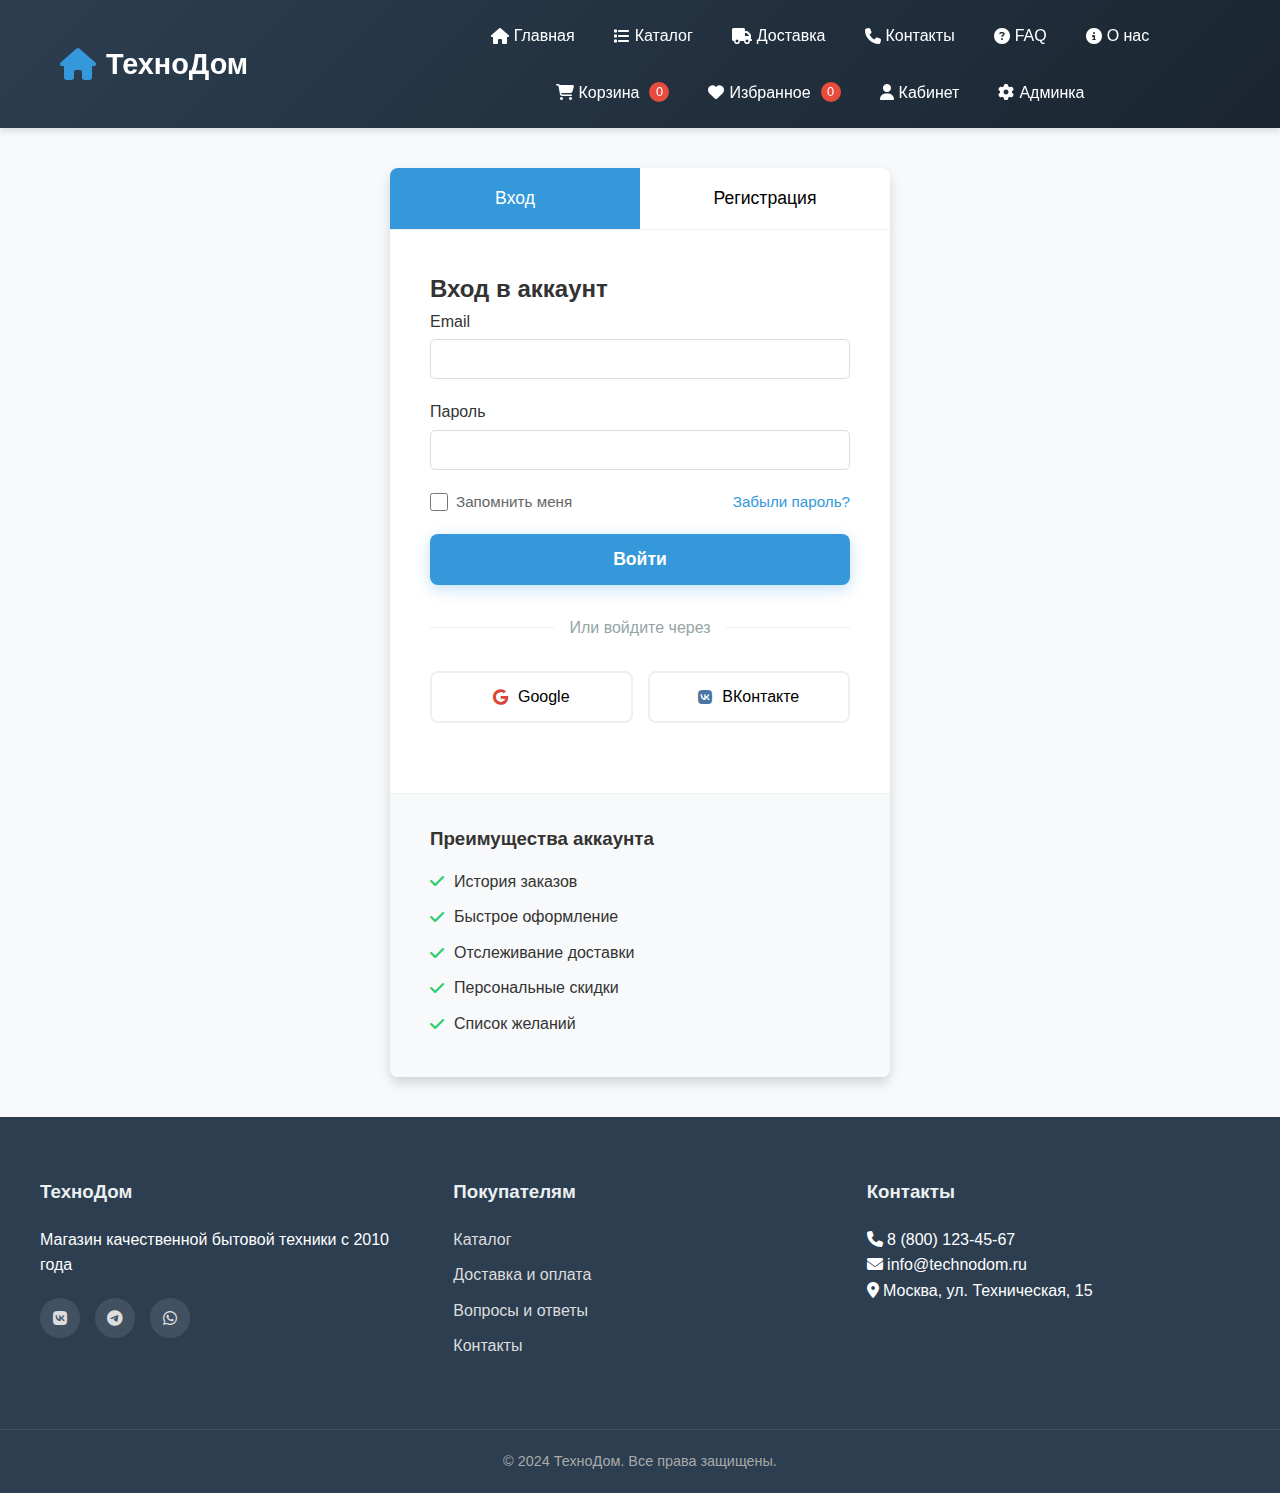
<file: sait1/pages/login.html>
<!DOCTYPE html>
<html lang="ru">
<head>
    <meta charset="UTF-8">
    <meta name="viewport" content="width=device-width, initial-scale=1.0">
    <title>Вход и регистрация - ТехноДом</title>
    <link rel="stylesheet" href="https://cdnjs.cloudflare.com/ajax/libs/font-awesome/6.4.0/css/all.min.css">
    <link rel="stylesheet" href="../css/style.css">
    <style>
    /* Стили для кнопок на странице логина */
    .btn-primary {
        display: block;
        width: 100%;
        padding: 15px;
        background: linear-gradient(135deg, #3498db, #2980b9);
        color: white;
        border: none;
        border-radius: 8px;
        font-size: 1.1rem;
        font-weight: 600;
        cursor: pointer;
        transition: all 0.3s ease;
        box-shadow: 0 4px 15px rgba(52, 152, 219, 0.3);
        margin-top: 20px;
    }
    
    .btn-primary:hover {
        background: linear-gradient(135deg, #2980b9, #1c6ea4);
        transform: translateY(-2px);
        box-shadow: 0 6px 20px rgba(52, 152, 219, 0.4);
    }
    
    .btn-primary:active {
        transform: translateY(0);
    }
    
    .social-btn {
        display: flex;
        align-items: center;
        justify-content: center;
        gap: 10px;
        width: 100%;
        padding: 12px;
        border: 2px solid #e0e0e0;
        background: white;
        border-radius: 8px;
        font-size: 1rem;
        font-weight: 500;
        cursor: pointer;
        transition: all 0.3s ease;
    }
    
    .social-btn:hover {
        border-color: #3498db;
        background: #f8f9fa;
    }
    
    .social-btn.google i {
        color: #DB4437;
    }
    
    .social-btn.vk i {
        color: #4C75A3;
    }
    
    .social-btn.google:hover {
        background: #DB4437;
        color: white;
        border-color: #DB4437;
    }
    
    .social-btn.google:hover i {
        color: white;
    }
    
    .social-btn.vk:hover {
        background: #4C75A3;
        color: white;
        border-color: #4C75A3;
    }
    
    .social-btn.vk:hover i {
        color: white;
    }
    
    /* Стили для кнопок в форме восстановления пароля */
    .form-actions {
        display: flex;
        gap: 15px;
        margin-top: 30px;
    }
    
    .form-actions .btn-outline {
        flex: 1;
        padding: 12px;
        background: white;
        border: 2px solid #3498db;
        color: #3498db;
        border-radius: 8px;
        font-size: 1rem;
        font-weight: 500;
        cursor: pointer;
        transition: all 0.3s ease;
    }
    
    .form-actions .btn-outline:hover {
        background: #f8f9fa;
    }
    
    .form-actions .btn-primary {
        flex: 1;
        margin-top: 0;
    }
    
    /* Стили для чекбоксов */
    .form-options {
        display: flex;
        justify-content: space-between;
        align-items: center;
        margin: 20px 0;
        font-size: 0.95rem;
    }
    
    .form-options label {
        display: flex;
        align-items: center;
        gap: 8px;
        cursor: pointer;
        color: #666;
    }
    
    .form-options input[type="checkbox"] {
        width: 18px;
        height: 18px;
        accent-color: #3498db;
    }
    
    .form-options a {
        color: #3498db;
        text-decoration: none;
        transition: all 0.3s ease;
    }
    
    .form-options a:hover {
        text-decoration: underline;
        color: #2980b9;
    }
    
    /* Адаптивность для кнопок */
    @media (max-width: 576px) {
        .social-auth {
            flex-direction: column;
        }
        
        .form-actions {
            flex-direction: column;
        }
        
        .form-actions .btn-outline,
        .form-actions .btn-primary {
            width: 100%;
        }
        
        .form-options {
            flex-direction: column;
            align-items: flex-start;
            gap: 15px;
        }
        
        .form-options a {
            align-self: flex-end;
        }
    }
    
    /* Анимация для кнопок */
    @keyframes pulse {
        0% {
            transform: scale(1);
        }
        50% {
            transform: scale(1.05);
        }
        100% {
            transform: scale(1);
        }
    }
    
    .btn-primary.pulse {
        animation: pulse 1.5s infinite;
    }
    
    /* Дополнительные эффекты при фокусе */
    .btn-primary:focus,
    .social-btn:focus,
    .form-actions .btn-outline:focus {
        outline: none;
        box-shadow: 0 0 0 3px rgba(52, 152, 219, 0.3);
    }
    
    /* Стили для кнопок вкладок */
    .auth-tab {
        position: relative;
        overflow: hidden;
        transition: all 0.3s ease;
    }
    
    .auth-tab.active {
        position: relative;
    }
    
    .auth-tab.active::after {
        content: '';
        position: absolute;
        bottom: 0;
        left: 0;
        width: 100%;
        height: 3px;
        background: #3498db;
        animation: slideIn 0.3s ease;
    }
    
    @keyframes slideIn {
        from {
            transform: translateX(-100%);
        }
        to {
            transform: translateX(0);
        }
    }
</style>
</head>
<body>
<header>
    <div class="container header-container">
        <div class="logo">
            <a href="../index.html">
                <i class="fas fa-home"></i>
                <span>ТехноДом</span>
            </a>
        </div>
        
        <nav>
            <ul>
                <li><a href="../index.html"><i class="fas fa-home"></i> Главная</a></li>
                <li><a href="../pages/catalog.html"><i class="fas fa-list"></i> Каталог</a></li>
                <li><a href="../pages/delivery.html"><i class="fas fa-truck"></i> Доставка</a></li>
                <li><a href="../pages/contacts.html"><i class="fas fa-phone"></i> Контакты</a></li>
                <li><a href="../pages/faq.html"><i class="fas fa-question-circle"></i> FAQ</a></li>
                <li><a href="../pages/about.html"><i class="fas fa-info-circle"></i> О нас</a></li>
                <li><a href="../pages/cart.html"><i class="fas fa-shopping-cart"></i> Корзина <span class="cart-count">0</span></a></li>
                <li><a href="../pages/favorites.html"><i class="fas fa-heart"></i> Избранное <span class="fav-count">0</span></a></li>
                <li><a href="../pages/account.html"><i class="fas fa-user"></i> Кабинет</a></li>
                <li><a href="../pages/admin.html"><i class="fas fa-cog"></i> Админка</a></li>
            </ul>
        </nav>
        
        <div class="mobile-menu-btn">
            <i class="fas fa-bars"></i>
        </div>
    </div>
</header>

    <main class="container">
        <div class="auth-container">
            <div class="auth-tabs">
                <button class="auth-tab active" data-tab="login">Вход</button>
                <button class="auth-tab" data-tab="register">Регистрация</button>
            </div>
            
            <!-- Форма входа -->
            <div id="login-form" class="auth-form active">
                <h2>Вход в аккаунт</h2>
                <form id="loginForm">
                    <div class="form-group">
                        <label>Email</label>
                        <input type="email" id="login-email" required>
                    </div>
                    
                    <div class="form-group">
                        <label>Пароль</label>
                        <input type="password" id="login-password" required>
                    </div>
                    
                    <div class="form-options">
                        <label>
                            <input type="checkbox" id="remember-me"> Запомнить меня
                        </label>
                        <a href="#" onclick="showForgotPassword()">Забыли пароль?</a>
                    </div>
                    
                    <button type="submit" class="btn-primary">Войти</button>
                </form>
                
                <div class="auth-divider">
                    <span>Или войдите через</span>
                </div>
                
                <div class="social-auth">
                    <button class="social-btn google">
                        <i class="fab fa-google"></i> Google
                    </button>
                    <button class="social-btn vk">
                        <i class="fab fa-vk"></i> ВКонтакте
                    </button>
                </div>
            </div>
            
            <!-- Форма регистрации -->
            <div id="register-form" class="auth-form">
                <h2>Создать аккаунт</h2>
                <form id="registerForm">
                    <div class="form-row">
                        <div class="form-group">
                            <label>Имя</label>
                            <input type="text" id="register-firstname" required>
                        </div>
                        <div class="form-group">
                            <label>Фамилия</label>
                            <input type="text" id="register-lastname" required>
                        </div>
                    </div>
                    
                    <div class="form-group">
                        <label>Email</label>
                        <input type="email" id="register-email" required>
                    </div>
                    
                    <div class="form-group">
                        <label>Телефон</label>
                        <input type="tel" id="register-phone" required>
                    </div>
                    
                    <div class="form-row">
                        <div class="form-group">
                            <label>Пароль</label>
                            <input type="password" id="register-password" required>
                        </div>
                        <div class="form-group">
                            <label>Повторите пароль</label>
                            <input type="password" id="register-password-confirm" required>
                        </div>
                    </div>
                    
                    <div class="form-group">
                        <label>
                            <input type="checkbox" id="agree-terms" required>
                            Я соглашаюсь с <a href="../pages/privacy.html">политикой конфиденциальности</a> и 
                            <a href="../pages/terms.html">правилами пользования</a>
                        </label>
                    </div>
                    
                    <button type="submit" class="btn-primary">Зарегистрироваться</button>
                </form>
            </div>
            
            <!-- Форма восстановления пароля -->
            <div id="forgot-form" class="auth-form">
                <h2>Восстановление пароля</h2>
                <p>Введите email, указанный при регистрации</p>
                <form id="forgotForm">
                    <div class="form-group">
                        <label>Email</label>
                        <input type="email" id="forgot-email" required>
                    </div>
                    
                    <div class="form-actions">
                        <button type="button" class="btn-outline" onclick="backToLogin()">Назад</button>
                        <button type="submit" class="btn-primary">Восстановить</button>
                    </div>
                </form>
            </div>
            
            <div class="auth-benefits">
                <h3>Преимущества аккаунта</h3>
                <ul>
                    <li><i class="fas fa-check"></i> История заказов</li>
                    <li><i class="fas fa-check"></i> Быстрое оформление</li>
                    <li><i class="fas fa-check"></i> Отслеживание доставки</li>
                    <li><i class="fas fa-check"></i> Персональные скидки</li>
                    <li><i class="fas fa-check"></i> Список желаний</li>
                </ul>
            </div>
        </div>
    </main>

    <footer>
        <div class="container footer-container">
            <div class="footer-section">
                <h3>ТехноДом</h3>
                <p>Магазин качественной бытовой техники с 2010 года</p>
                <div class="social-links">
                    <a href="#"><i class="fab fa-vk"></i></a>
                    <a href="#"><i class="fab fa-telegram"></i></a>
                    <a href="#"><i class="fab fa-whatsapp"></i></a>
                </div>
            </div>
            
            <div class="footer-section">
                <h3>Покупателям</h3>
                <ul>
                    <li><a href="../pages/catalog.html">Каталог</a></li>
                    <li><a href="../pages/delivery.html">Доставка и оплата</a></li>
                    <li><a href="../pages/faq.html">Вопросы и ответы</a></li>
                    <li><a href="../pages/contacts.html">Контакты</a></li>
                </ul>
            </div>
            
            <div class="footer-section">
                <h3>Контакты</h3>
                <p><i class="fas fa-phone"></i> 8 (800) 123-45-67</p>
                <p><i class="fas fa-envelope"></i> info@technodom.ru</p>
                <p><i class="fas fa-map-marker-alt"></i> Москва, ул. Техническая, 15</p>
            </div>
        </div>
        
        <div class="footer-bottom">
            <p>&copy; 2024 ТехноДом. Все права защищены.</p>
        </div>
    </footer>

    <script src="../js/script.js"></script>
    <script>
        document.addEventListener('DOMContentLoaded', function() {
            updateCartCount();
            updateFavCount();
            
            const mobileMenuBtn = document.querySelector('.mobile-menu-btn');
            const nav = document.querySelector('nav ul');
            
            mobileMenuBtn.addEventListener('click', function() {
                nav.classList.toggle('show');
            });
            
            // Переключение вкладок
            document.querySelectorAll('.auth-tab').forEach(tab => {
                tab.addEventListener('click', function() {
                    const tabName = this.getAttribute('data-tab');
                    switchAuthTab(tabName);
                });
            });
            
            // Форма входа
            document.getElementById('loginForm').addEventListener('submit', function(e) {
                e.preventDefault();
                loginUser();
            });
            
            // Форма регистрации
            document.getElementById('registerForm').addEventListener('submit', function(e) {
                e.preventDefault();
                registerUser();
            });
            
            // Форма восстановления
            document.getElementById('forgotForm').addEventListener('submit', function(e) {
                e.preventDefault();
                resetPassword();
            });
            
            // Проверка авторизации
            const currentUser = JSON.parse(localStorage.getItem('currentUser'));
            if (currentUser) {
                window.location.href = 'account.html';
            }
        });
        
        function switchAuthTab(tabName) {
            // Скрыть все формы
            document.querySelectorAll('.auth-form').forEach(form => {
                form.classList.remove('active');
            });
            
            // Убрать активный класс у всех вкладок
            document.querySelectorAll('.auth-tab').forEach(tab => {
                tab.classList.remove('active');
            });
            
            // Показать выбранную форму
            document.getElementById(`${tabName}-form`).classList.add('active');
            
            // Активировать соответствующую вкладку
            document.querySelector(`.auth-tab[data-tab="${tabName}"]`).classList.add('active');
        }
        
        function showForgotPassword() {
            document.querySelectorAll('.auth-form').forEach(form => {
                form.classList.remove('active');
            });
            document.getElementById('forgot-form').classList.add('active');
            
            document.querySelectorAll('.auth-tab').forEach(tab => {
                tab.style.display = 'none';
            });
        }
        
        function backToLogin() {
            switchAuthTab('login');
            document.querySelectorAll('.auth-tab').forEach(tab => {
                tab.style.display = 'block';
            });
        }
        
        function loginUser() {
    const email = document.getElementById('login-email').value;
    const password = document.getElementById('login-password').value;
    
    // Получаем пользователей из localStorage
    const users = JSON.parse(localStorage.getItem('users')) || [];
    
    // Ищем пользователя
    const user = users.find(u => u.email === email && u.password === password);
    
    if (user) {
        // Сохраняем ПОЛНОСТЬЮ ВСЕ ДАННЫЕ пользователя
        localStorage.setItem('currentUser', JSON.stringify(user));
        
        // Проверяем, откуда пришел пользователь
        const redirectUrl = localStorage.getItem('redirectAfterLogin') || '../index.html';
        localStorage.removeItem('redirectAfterLogin');
        
        window.location.href = redirectUrl;
    } else {
        alert('Неверный email или пароль');
    }
}

        
        function registerUser() {
    const firstname = document.getElementById('register-firstname').value;
    const lastname = document.getElementById('register-lastname').value;
    const email = document.getElementById('register-email').value;
    const phone = document.getElementById('register-phone').value;
    const password = document.getElementById('register-password').value;
    const passwordConfirm = document.getElementById('register-password-confirm').value;
    
    // Проверка паролей
    if (password !== passwordConfirm) {
        alert('Пароли не совпадают');
        return;
    }
    
    // Проверка email
    const users = JSON.parse(localStorage.getItem('users')) || [];
    const existingUser = users.find(u => u.email === email);
    
    if (existingUser) {
        alert('Пользователь с таким email уже существует');
        return;
    }
    
    // Создание нового пользователя с ВСЕМИ полями
    const newUser = {
        id: Date.now(),
        name: `${firstname} ${lastname}`,
        email: email,
        phone: phone,
        password: password,
        role: 'user',
        regDate: new Date().toLocaleDateString('ru-RU'),
        address: ''
    };
    
    // Сохранение пользователя
    users.push(newUser);
    localStorage.setItem('users', JSON.stringify(users));
    
    // Автоматический вход - сохраняем ВСЕ ДАННЫЕ
    localStorage.setItem('currentUser', JSON.stringify(newUser));
    
    // Регистрация в админке
    updateAdminStats();
    
    alert('Регистрация успешна!');
    window.location.href = '../index.html';
}
        
        function resetPassword() {
            const email = document.getElementById('forgot-email').value;
            
            // Проверка существования email
            const users = JSON.parse(localStorage.getItem('users')) || [];
            const user = users.find(u => u.email === email);
            
            if (user) {
                alert(`На email ${email} отправлена инструкция по восстановлению пароля`);
                backToLogin();
            } else {
                alert('Пользователь с таким email не найден');
            }
        }
        
        function updateAdminStats() {
            // Обновление статистики пользователей в админке
            const stats = JSON.parse(localStorage.getItem('storeStats')) || {
                totalUsers: 0
            };
            
            stats.totalUsers += 1;
            localStorage.setItem('storeStats', JSON.stringify(stats));
        }
    </script>
    
    <style>
        .auth-container {
            max-width: 500px;
            margin: 40px auto;
            background: white;
            border-radius: var(--border-radius);
            box-shadow: var(--shadow-hover);
            overflow: hidden;
        }
        
        .auth-tabs {
            display: flex;
            border-bottom: 1px solid var(--light);
        }
        
        .auth-tab {
            flex: 1;
            padding: 20px;
            background: none;
            border: none;
            font-size: 1.1rem;
            font-weight: 500;
            cursor: pointer;
            transition: var(--transition);
        }
        
        .auth-tab.active {
            background: var(--secondary);
            color: white;
        }
        
        .auth-form {
            padding: 40px;
            display: none;
        }
        
        .auth-form.active {
            display: block;
        }
        
        .form-options {
            display: flex;
            justify-content: space-between;
            align-items: center;
            margin: 20px 0;
        }
        
        .form-options a {
            color: var(--secondary);
            text-decoration: none;
        }
        
        .form-options a:hover {
            text-decoration: underline;
        }
        
        .auth-divider {
            display: flex;
            align-items: center;
            margin: 30px 0;
            color: var(--gray);
        }
        
        .auth-divider:before,
        .auth-divider:after {
            content: '';
            flex: 1;
            height: 1px;
            background: var(--light);
        }
        
        .auth-divider span {
            padding: 0 15px;
        }
        
        .social-auth {
            display: flex;
            gap: 15px;
            margin-bottom: 30px;
        }
        
        .social-btn {
            flex: 1;
            padding: 15px;
            border: 2px solid var(--light);
            border-radius: var(--border-radius);
            background: white;
            cursor: pointer;
            font-weight: 500;
            transition: var(--transition);
        }
        
        .social-btn.google:hover {
            background: #db4437;
            color: white;
            border-color: #db4437;
        }
        
        .social-btn.vk:hover {
            background: #4c75a3;
            color: white;
            border-color: #4c75a3;
        }
        
        .auth-benefits {
            padding: 30px 40px;
            background: var(--light-gray);
            border-top: 1px solid var(--light);
        }
        
        .auth-benefits ul {
            list-style: none;
            margin-top: 15px;
        }
        
        .auth-benefits li {
            margin-bottom: 10px;
            display: flex;
            align-items: center;
        }
        
        .auth-benefits i {
            color: var(--success);
            margin-right: 10px;
        }
        
        @media (max-width: 576px) {
            .auth-container {
                margin: 20px;
            }
            
            .auth-form {
                padding: 30px 20px;
            }
            
            .social-auth {
                flex-direction: column;
            }
        }
    </style>
</body>
</html>
</file>
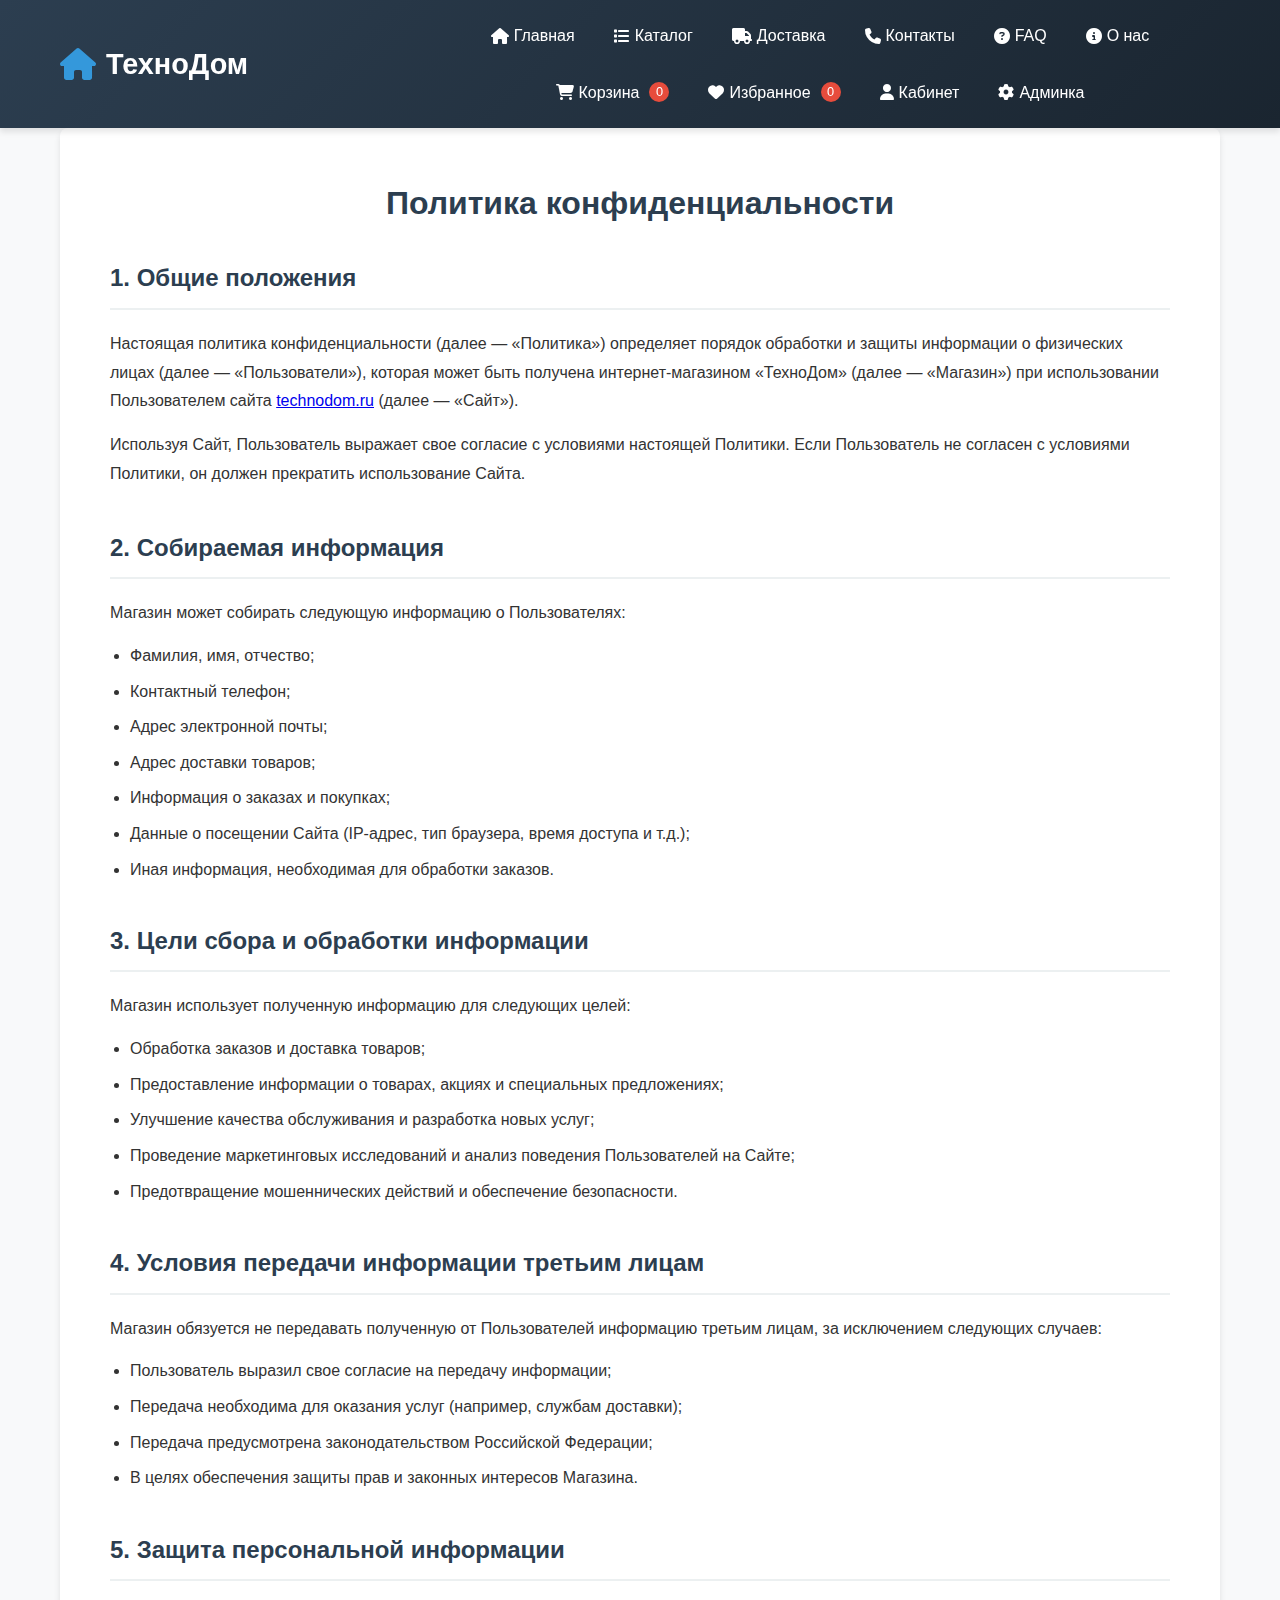
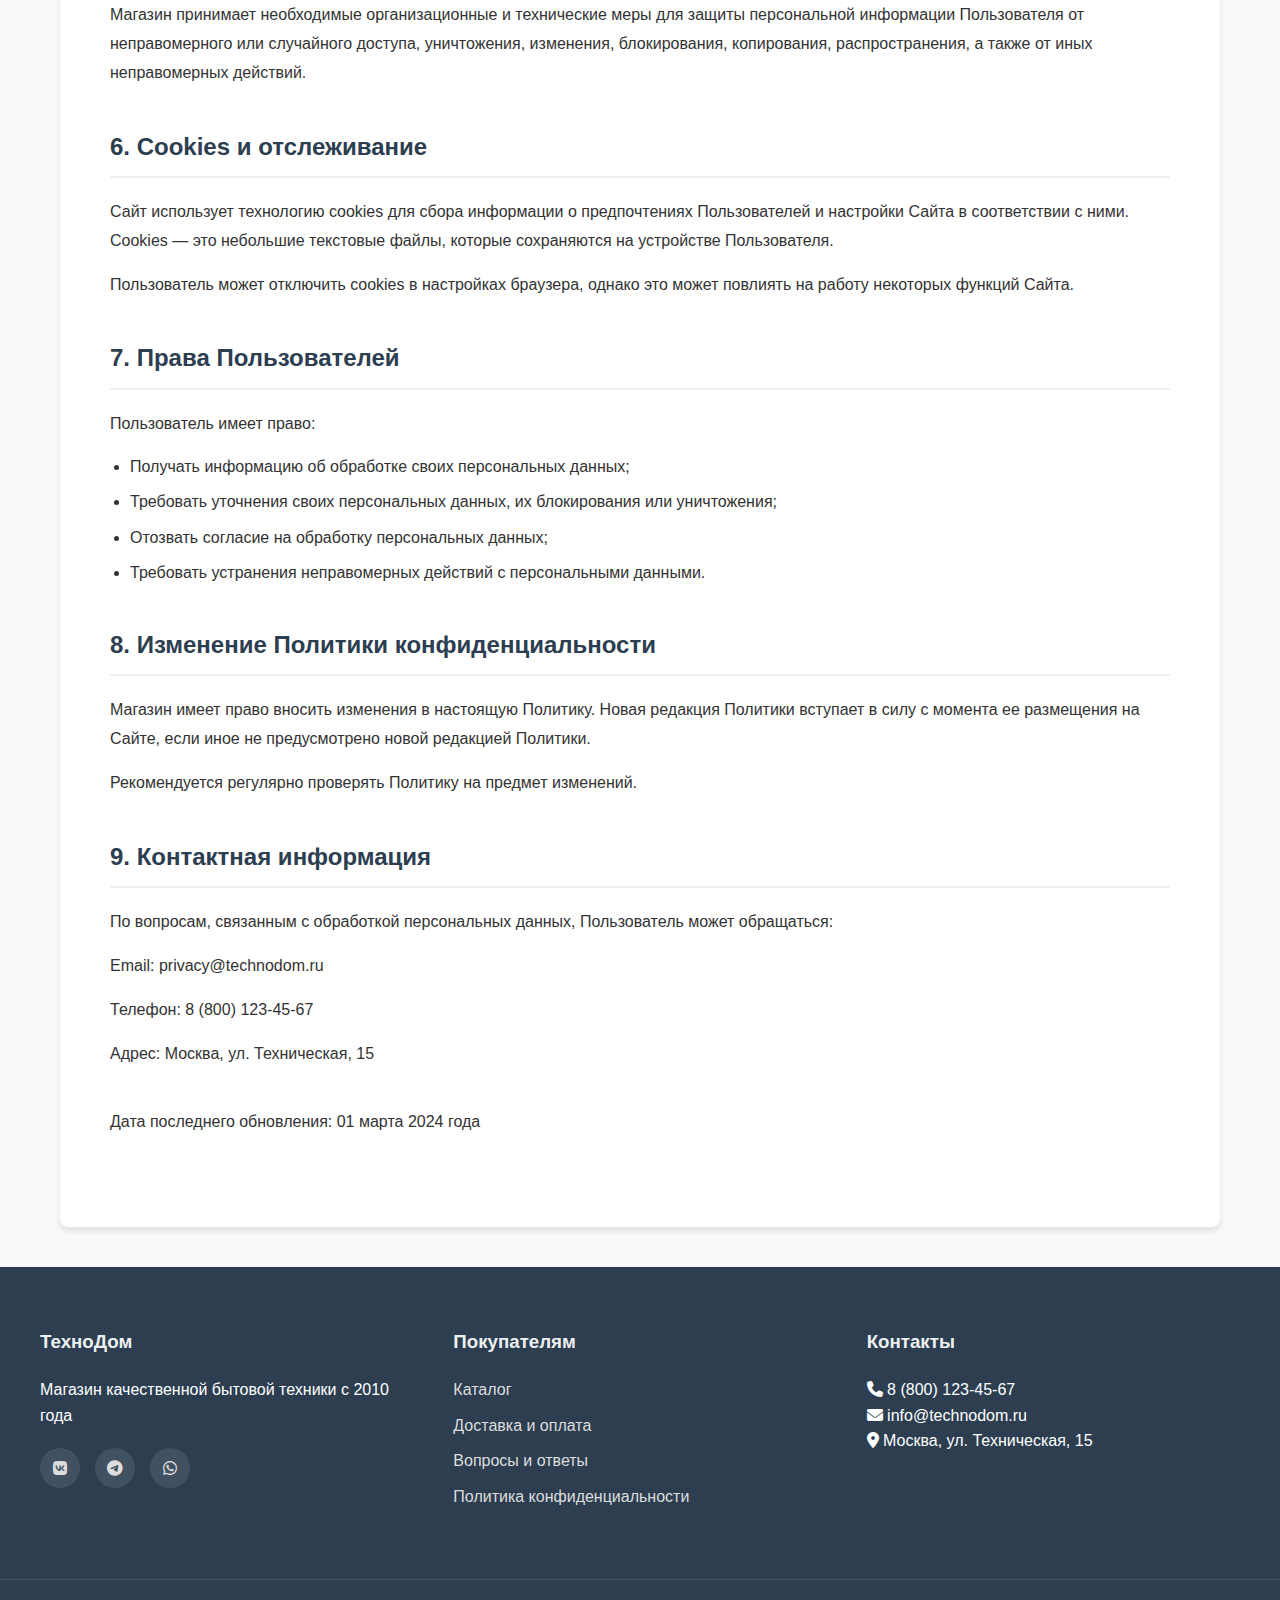
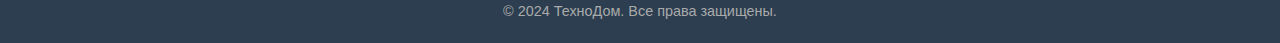
<file: sait1/pages/privacy.html>
<!DOCTYPE html>
<html lang="ru">
<head>
    <meta charset="UTF-8">
    <meta name="viewport" content="width=device-width, initial-scale=1.0">
    <title>Политика конфиденциальности - ТехноДом</title>
    <link rel="stylesheet" href="https://cdnjs.cloudflare.com/ajax/libs/font-awesome/6.4.0/css/all.min.css">
    <link rel="stylesheet" href="../css/style.css">
</head>
<body>
<header>
    <div class="container header-container">
        <div class="logo">
            <a href="../index.html">
                <i class="fas fa-home"></i>
                <span>ТехноДом</span>
            </a>
        </div>
        
        <nav>
            <ul>
                <li><a href="../index.html"><i class="fas fa-home"></i> Главная</a></li>
                <li><a href="../pages/catalog.html"><i class="fas fa-list"></i> Каталог</a></li>
                <li><a href="../pages/delivery.html"><i class="fas fa-truck"></i> Доставка</a></li>
                <li><a href="../pages/contacts.html"><i class="fas fa-phone"></i> Контакты</a></li>
                <li><a href="../pages/faq.html"><i class="fas fa-question-circle"></i> FAQ</a></li>
                <li><a href="../pages/about.html"><i class="fas fa-info-circle"></i> О нас</a></li>
                <li><a href="../pages/cart.html"><i class="fas fa-shopping-cart"></i> Корзина <span class="cart-count">0</span></a></li>
                <li><a href="../pages/favorites.html"><i class="fas fa-heart"></i> Избранное <span class="fav-count">0</span></a></li>
                <li><a href="../pages/account.html"><i class="fas fa-user"></i> Кабинет</a></li>
                <li><a href="../pages/admin.html"><i class="fas fa-cog"></i> Админка</a></li>
            </ul>
        </nav>
        
        <div class="mobile-menu-btn">
            <i class="fas fa-bars"></i>
        </div>
    </div>
</header>

    <main class="container">
        <div class="privacy-container">
            <h1>Политика конфиденциальности</h1>
            
            <div class="privacy-section">
                <h2>1. Общие положения</h2>
                <p>Настоящая политика конфиденциальности (далее — «Политика») определяет порядок обработки и защиты информации о физических лицах (далее — «Пользователи»), которая может быть получена интернет-магазином «ТехноДом» (далее — «Магазин») при использовании Пользователем сайта <a href="index.html">technodom.ru</a> (далее — «Сайт»).</p>
                <p>Используя Сайт, Пользователь выражает свое согласие с условиями настоящей Политики. Если Пользователь не согласен с условиями Политики, он должен прекратить использование Сайта.</p>
            </div>
            
            <div class="privacy-section">
                <h2>2. Собираемая информация</h2>
                <p>Магазин может собирать следующую информацию о Пользователях:</p>
                <ul>
                    <li>Фамилия, имя, отчество;</li>
                    <li>Контактный телефон;</li>
                    <li>Адрес электронной почты;</li>
                    <li>Адрес доставки товаров;</li>
                    <li>Информация о заказах и покупках;</li>
                    <li>Данные о посещении Сайта (IP-адрес, тип браузера, время доступа и т.д.);</li>
                    <li>Иная информация, необходимая для обработки заказов.</li>
                </ul>
            </div>
            
            <div class="privacy-section">
                <h2>3. Цели сбора и обработки информации</h2>
                <p>Магазин использует полученную информацию для следующих целей:</p>
                <ul>
                    <li>Обработка заказов и доставка товаров;</li>
                    <li>Предоставление информации о товарах, акциях и специальных предложениях;</li>
                    <li>Улучшение качества обслуживания и разработка новых услуг;</li>
                    <li>Проведение маркетинговых исследований и анализ поведения Пользователей на Сайте;</li>
                    <li>Предотвращение мошеннических действий и обеспечение безопасности.</li>
                </ul>
            </div>
            
            <div class="privacy-section">
                <h2>4. Условия передачи информации третьим лицам</h2>
                <p>Магазин обязуется не передавать полученную от Пользователей информацию третьим лицам, за исключением следующих случаев:</p>
                <ul>
                    <li>Пользователь выразил свое согласие на передачу информации;</li>
                    <li>Передача необходима для оказания услуг (например, службам доставки);</li>
                    <li>Передача предусмотрена законодательством Российской Федерации;</li>
                    <li>В целях обеспечения защиты прав и законных интересов Магазина.</li>
                </ul>
            </div>
            
            <div class="privacy-section">
                <h2>5. Защита персональной информации</h2>
                <p>Магазин принимает необходимые организационные и технические меры для защиты персональной информации Пользователя от неправомерного или случайного доступа, уничтожения, изменения, блокирования, копирования, распространения, а также от иных неправомерных действий.</p>
            </div>
            
            <div class="privacy-section">
                <h2>6. Cookies и отслеживание</h2>
                <p>Сайт использует технологию cookies для сбора информации о предпочтениях Пользователей и настройки Сайта в соответствии с ними. Cookies — это небольшие текстовые файлы, которые сохраняются на устройстве Пользователя.</p>
                <p>Пользователь может отключить cookies в настройках браузера, однако это может повлиять на работу некоторых функций Сайта.</p>
            </div>
            
            <div class="privacy-section">
                <h2>7. Права Пользователей</h2>
                <p>Пользователь имеет право:</p>
                <ul>
                    <li>Получать информацию об обработке своих персональных данных;</li>
                    <li>Требовать уточнения своих персональных данных, их блокирования или уничтожения;</li>
                    <li>Отозвать согласие на обработку персональных данных;</li>
                    <li>Требовать устранения неправомерных действий с персональными данными.</li>
                </ul>
            </div>
            
            <div class="privacy-section">
                <h2>8. Изменение Политики конфиденциальности</h2>
                <p>Магазин имеет право вносить изменения в настоящую Политику. Новая редакция Политики вступает в силу с момента ее размещения на Сайте, если иное не предусмотрено новой редакцией Политики.</p>
                <p>Рекомендуется регулярно проверять Политику на предмет изменений.</p>
            </div>
            
            <div class="privacy-section">
                <h2>9. Контактная информация</h2>
                <p>По вопросам, связанным с обработкой персональных данных, Пользователь может обращаться:</p>
                <p>Email: privacy@technodom.ru</p>
                <p>Телефон: 8 (800) 123-45-67</p>
                <p>Адрес: Москва, ул. Техническая, 15</p>
            </div>
            
            <div class="privacy-section">
                <p>Дата последнего обновления: 01 марта 2024 года</p>
            </div>
        </div>
    </main>

    <!-- Подвал -->
    <footer>
        <div class="container footer-container">
            <div class="footer-section">
                <h3>ТехноДом</h3>
                <p>Магазин качественной бытовой техники с 2010 года</p>
                <div class="social-links">
                    <a href="#"><i class="fab fa-vk"></i></a>
                    <a href="#"><i class="fab fa-telegram"></i></a>
                    <a href="#"><i class="fab fa-whatsapp"></i></a>
                </div>
            </div>
            
            <div class="footer-section">
                <h3>Покупателям</h3>
                <ul>
                    <li><a href="../САЙТ/pages/catalog.html">Каталог</a></li>
                    <li><a href="../САЙТ/pages/delivery.html">Доставка и оплата</a></li>
                    <li><a href="../САЙТ/pages/faq.html">Вопросы и ответы</a></li>
                    <li><a href="../САЙТ/pages/privacy.html">Политика конфиденциальности</a></li>
                </ul>
            </div>
            
            <div class="footer-section">
                <h3>Контакты</h3>
                <p><i class="fas fa-phone"></i> 8 (800) 123-45-67</p>
                <p><i class="fas fa-envelope"></i> info@technodom.ru</p>
                <p><i class="fas fa-map-marker-alt"></i> Москва, ул. Техническая, 15</p>
            </div>
        </div>
        
        <div class="footer-bottom">
            <p>&copy; 2024 ТехноДом. Все права защищены.</p>
        </div>
    </footer>

    <script src="../js/script.js"></script>
    <script>
        document.addEventListener('DOMContentLoaded', function() {
            updateCartCount();
            updateFavCount();
            
            const mobileMenuBtn = document.querySelector('.mobile-menu-btn');
            const nav = document.querySelector('nav ul');
            
            mobileMenuBtn.addEventListener('click', function() {
                nav.classList.toggle('show');
            });
        });
    </script>
</body>
</html>
</file>
<file: sait1/css/style.css>
/* Глобальные стили */
:root {
    --primary: #2c3e50;
    --secondary: #3498db;
    --accent: #e74c3c;
    --light: #ecf0f1;
    --dark: #2c3e50;
    --success: #2ecc71;
    --warning: #f39c12;
    --gray: #95a5a6;
    --light-gray: #f8f9fa;
    --shadow: 0 4px 6px rgba(0,0,0,0.1);
    --shadow-hover: 0 6px 12px rgba(0,0,0,0.15);
    --transition: all 0.3s ease;
    --border-radius: 8px;
}

* {
    margin: 0;
    padding: 0;
    box-sizing: border-box;
    font-family: 'Segoe UI', Tahoma, Geneva, Verdana, sans-serif;
}

body {
    background-color: var(--light-gray);
    color: #333;
    line-height: 1.6;
    min-height: 100vh;
    display: flex;
    flex-direction: column;
}

.container {
    width: 100%;
    max-width: 1200px;
    margin: 0 auto;
    padding: 0 20px;
}

/* Шапка */
header {
    background: linear-gradient(135deg, var(--primary), #1a2530);
    color: white;
    padding: 15px 0;
    box-shadow: var(--shadow);
    position: sticky;
    top: 0;
    z-index: 1000;
}

.header-container {
    display: flex;
    justify-content: space-between;
    align-items: center;
}

.logo a {
    display: flex;
    align-items: center;
    gap: 10px;
    font-size: 1.8rem;
    font-weight: 700;
    color: white;
    text-decoration: none;
}

.logo i {
    color: var(--secondary);
    font-size: 2rem;
}

nav ul {
    display: flex;
    list-style: none;
    gap: 15px;
    flex-wrap: wrap; /* Добавляем перенос на новую строку */
    max-width: 800px; /* Ограничиваем ширину */
    justify-content: center;
}

nav a {
    color: white;
    text-decoration: none;
    font-weight: 500;
    padding: 8px 12px;
    border-radius: var(--border-radius);
    transition: var(--transition);
    display: flex;
    align-items: center;
    gap: 5px;
    white-space: nowrap;
}

nav a:hover, nav a.active {
    background-color: rgba(255,255,255,0.1);
    color: var(--secondary);
}

.cart-count, .fav-count {
    background-color: var(--accent);
    color: white;
    border-radius: 50%;
    width: 20px;
    height: 20px;
    display: inline-flex;
    align-items: center;
    justify-content: center;
    font-size: 0.8rem;
    margin-left: 5px;
}

.mobile-menu-btn {
    display: none;
    font-size: 1.5rem;
    cursor: pointer;
    color: white;
}

/* Основное содержимое */
main {
    flex: 1;
    padding: 40px 0;
}

/* Герой-секция */
.hero {
    display: flex;
    align-items: center;
    justify-content: space-between;
    gap: 40px;
    margin-bottom: 60px;
    background: linear-gradient(135deg, #667eea 0%, #764ba2 100%);
    color: white;
    padding: 60px 40px;
    border-radius: var(--border-radius);
    box-shadow: var(--shadow);
}

.hero-content {
    flex: 1;
}

.hero h1 {
    font-size: 2.5rem;
    margin-bottom: 20px;
    line-height: 1.2;
}

.hero p {
    font-size: 1.2rem;
    margin-bottom: 30px;
    opacity: 0.9;
}

.hero-image {
    flex: 1;
    text-align: center;
}

.hero-image img {
    max-width: 100%;
    border-radius: var(--border-radius);
    box-shadow: var(--shadow-hover);
}

/* Кнопки */
.btn {
    padding: 12px 24px;
    border: none;
    border-radius: var(--border-radius);
    cursor: pointer;
    font-weight: 600;
    text-decoration: none;
    display: inline-flex;
    align-items: center;
    justify-content: center;
    gap: 8px;
    transition: var(--transition);
    font-size: 1rem;
}

.btn-primary {
    background-color: var(--secondary);
    color: white;
}

.btn-primary:hover {
    background-color: #2980b9;
    transform: translateY(-2px);
    box-shadow: var(--shadow-hover);
}

.btn-secondary {
    background-color: var(--light);
    color: var(--dark);
    border: 1px solid #ddd;
}

.btn-secondary:hover {
    background-color: #e0e0e0;
}

.btn-outline {
    background-color: transparent;
    border: 2px solid var(--secondary);
    color: var(--secondary);
}

.btn-outline:hover {
    background-color: var(--secondary);
    color: white;
}

.btn-lg {
    padding: 15px 30px;
    font-size: 1.1rem;
}

/* Фичи */
.features {
    display: grid;
    grid-template-columns: repeat(auto-fit, minmax(250px, 1fr));
    gap: 20px;
    margin-bottom: 60px;
}

.feature-card {
    background: white;
    padding: 30px;
    border-radius: var(--border-radius);
    text-align: center;
    box-shadow: var(--shadow);
    transition: var(--transition);
}

.feature-card:hover {
    transform: translateY(-5px);
    box-shadow: var(--shadow-hover);
}

.feature-card i {
    font-size: 2.5rem;
    color: var(--secondary);
    margin-bottom: 20px;
}

.feature-card h3 {
    margin-bottom: 10px;
    color: var(--dark);
}

/* Сетка товаров */
.products-grid {
    display: grid;
    grid-template-columns: repeat(auto-fill, minmax(280px, 1fr));
    gap: 30px;
    margin-bottom: 40px;
}

.product-card {
    background: white;
    border-radius: var(--border-radius);
    overflow: hidden;
    box-shadow: var(--shadow);
    transition: var(--transition);
    position: relative;
}

.product-card:hover {
    transform: translateY(-5px);
    box-shadow: var(--shadow-hover);
}

.product-image {
    position: relative;
    height: 200px;
    overflow: hidden;
}

.product-image img {
    width: 100%;
    height: 100%;
    object-fit: cover;
    transition: var(--transition);
}

.product-card:hover .product-image img {
    transform: scale(1.05);
}

.fav-btn {
    position: absolute;
    top: 10px;
    right: 10px;
    background: white;
    border: none;
    width: 36px;
    height: 36px;
    border-radius: 50%;
    display: flex;
    align-items: center;
    justify-content: center;
    cursor: pointer;
    box-shadow: var(--shadow);
    transition: var(--transition);
    color: var(--gray);
}

.fav-btn:hover, .fav-btn.active {
    color: var(--accent);
}

.discount-badge {
    position: absolute;
    top: 10px;
    left: 10px;
    background-color: var(--accent);
    color: white;
    padding: 5px 10px;
    border-radius: var(--border-radius);
    font-weight: bold;
    font-size: 0.9rem;
}

.product-info {
    padding: 20px;
}

.product-info h3 {
    margin-bottom: 10px;
    font-size: 1.1rem;
}

.product-info h3 a {
    color: var(--dark);
    text-decoration: none;
}

.product-info h3 a:hover {
    color: var(--secondary);
}

.product-rating {
    display: flex;
    align-items: center;
    gap: 5px;
    margin-bottom: 10px;
    color: var(--warning);
}

.product-description {
    color: var(--gray);
    font-size: 0.9rem;
    margin-bottom: 15px;
    display: -webkit-box;
    -webkit-line-clamp: 2;
    -webkit-box-orient: vertical;
    overflow: hidden;
}

.product-price {
    font-size: 1.3rem;
    font-weight: bold;
    color: var(--dark);
    margin-bottom: 15px;
}

.old-price {
    text-decoration: line-through;
    color: var(--gray);
    font-size: 1rem;
    margin-right: 10px;
}

.current-price {
    color: var(--accent);
}

/* Подвал */
footer {
    background-color: var(--dark);
    color: white;
    margin-top: auto;
}

.footer-container {
    display: grid;
    grid-template-columns: repeat(auto-fit, minmax(250px, 1fr));
    gap: 40px;
    padding: 60px 0;
}

.footer-section h3 {
    margin-bottom: 20px;
    color: var(--light);
}

.footer-section ul {
    list-style: none;
}

.footer-section ul li {
    margin-bottom: 10px;
}

.footer-section a {
    color: #ddd;
    text-decoration: none;
    transition: var(--transition);
}

.footer-section a:hover {
    color: var(--secondary);
}

.social-links {
    display: flex;
    gap: 15px;
    margin-top: 20px;
}

.social-links a {
    display: inline-flex;
    align-items: center;
    justify-content: center;
    width: 40px;
    height: 40px;
    background-color: rgba(255,255,255,0.1);
    border-radius: 50%;
    transition: var(--transition);
}

.social-links a:hover {
    background-color: var(--secondary);
    transform: translateY(-3px);
}

.footer-bottom {
    text-align: center;
    padding: 20px 0;
    border-top: 1px solid rgba(255,255,255,0.1);
    font-size: 0.9rem;
    color: #aaa;
}

.footer-bottom a {
    color: #ddd;
    text-decoration: none;
}

.footer-bottom a:hover {
    color: var(--secondary);
}

/* Заголовки секций */
.section-title, .page-title {
    margin-bottom: 30px;
    color: var(--dark);
    font-size: 2rem;
    position: relative;
    padding-bottom: 10px;
}

.section-title:after, .page-title:after {
    content: '';
    position: absolute;
    bottom: 0;
    left: 0;
    width: 60px;
    height: 3px;
    background-color: var(--secondary);
}

/* Категории */
.categories-grid {
    display: grid;
    grid-template-columns: repeat(auto-fit, minmax(250px, 1fr));
    gap: 20px;
    margin-bottom: 60px;
}

.category-card {
    background: white;
    padding: 30px;
    border-radius: var(--border-radius);
    text-align: center;
    box-shadow: var(--shadow);
    transition: var(--transition);
    text-decoration: none;
    color: inherit;
}

.category-card:hover {
    transform: translateY(-5px);
    box-shadow: var(--shadow-hover);
    color: var(--secondary);
}

.category-card i {
    font-size: 2.5rem;
    color: var(--secondary);
    margin-bottom: 20px;
}

.category-card h3 {
    margin-bottom: 10px;
}

/* Контролы каталога */
.catalog-controls {
    display: flex;
    justify-content: space-between;
    align-items: center;
    margin-bottom: 30px;
    flex-wrap: wrap;
    gap: 20px;
}

.search-box {
    display: flex;
    flex: 1;
    max-width: 400px;
}

.search-box input {
    flex: 1;
    padding: 12px 15px;
    border: 1px solid #ddd;
    border-radius: var(--border-radius) 0 0 var(--border-radius);
    font-size: 1rem;
}

.search-box button {
    padding: 12px 20px;
    background-color: var(--secondary);
    color: white;
    border: none;
    border-radius: 0 var(--border-radius) var(--border-radius) 0;
    cursor: pointer;
}

.filter-controls {
    display: flex;
    gap: 10px;
}

.filter-controls select {
    padding: 12px 15px;
    border: 1px solid #ddd;
    border-radius: var(--border-radius);
    font-size: 1rem;
    background-color: white;
    cursor: pointer;
}

/* Пагинация */
.pagination-container {
    display: flex;
    justify-content: center;
    align-items: center;
    gap: 5px;
    margin-top: 40px;
}

.pagination-container button {
    padding: 8px 15px;
    border: 1px solid #ddd;
    background-color: white;
    border-radius: var(--border-radius);
    cursor: pointer;
    transition: var(--transition);
}

.pagination-container button:hover {
    background-color: var(--light);
}

.pagination-container button.active {
    background-color: var(--secondary);
    color: white;
    border-color: var(--secondary);
}

/* Детальная страница товара */
.product-detail-container {
    display: grid;
    grid-template-columns: 1fr 1fr;
    gap: 40px;
    margin-bottom: 40px;
}

.product-gallery {
    position: relative;
}

.main-image {
    background: white;
    border-radius: var(--border-radius);
    overflow: hidden;
    box-shadow: var(--shadow);
}

.main-image img {
    width: 100%;
    height: auto;
    display: block;
}

.product-info-detail h1 {
    font-size: 2rem;
    margin-bottom: 20px;
    color: var(--dark);
}

.product-meta {
    display: flex;
    flex-direction: column;
    gap: 10px;
    margin-bottom: 20px;
}

.product-rating-large {
    display: flex;
    align-items: center;
    gap: 10px;
    font-size: 1.1rem;
    color: var(--warning);
}

.product-code {
    color: var(--gray);
    font-size: 0.9rem;
}

.product-availability {
    display: inline-flex;
    align-items: center;
    gap: 5px;
    padding: 5px 10px;
    border-radius: var(--border-radius);
    font-weight: 500;
}

.in-stock {
    background-color: rgba(46, 204, 113, 0.1);
    color: var(--success);
}

.out-of-stock {
    background-color: rgba(231, 76, 60, 0.1);
    color: var(--accent);
}

.product-price-detail {
    display: flex;
    align-items: center;
    gap: 20px;
    margin-bottom: 30px;
    flex-wrap: wrap;
}

.price-current {
    font-size: 2.5rem;
    font-weight: bold;
    color: var(--accent);
}

.price-old {
    font-size: 1.5rem;
    text-decoration: line-through;
    color: var(--gray);
}

.price-discount {
    background-color: var(--accent);
    color: white;
    padding: 5px 15px;
    border-radius: var(--border-radius);
    font-weight: bold;
}

.product-actions {
    display: flex;
    gap: 15px;
    margin-bottom: 30px;
    flex-wrap: wrap;
}

.product-features {
    display: flex;
    flex-direction: column;
    gap: 15px;
    background: var(--light);
    padding: 20px;
    border-radius: var(--border-radius);
}

.feature {
    display: flex;
    align-items: center;
    gap: 10px;
}

.feature i {
    color: var(--secondary);
}

/* Вкладки */
.product-tabs {
    margin-top: 40px;
}

.tabs-header {
    display: flex;
    border-bottom: 1px solid #ddd;
    margin-bottom: 30px;
    flex-wrap: wrap;
}

.tab-btn {
    padding: 15px 30px;
    background: none;
    border: none;
    border-bottom: 3px solid transparent;
    font-size: 1rem;
    cursor: pointer;
    transition: var(--transition);
    color: var(--gray);
    font-weight: 500;
}

.tab-btn:hover, .tab-btn.active {
    color: var(--secondary);
    border-bottom-color: var(--secondary);
}

.tab-content {
    display: none;
    animation: fadeIn 0.3s ease;
}

.tab-content.active {
    display: block;
}

@keyframes fadeIn {
    from { opacity: 0; transform: translateY(10px); }
    to { opacity: 1; transform: translateY(0); }
}

/* Таблица характеристик */
.specs-table {
    width: 100%;
    border-collapse: collapse;
    background: white;
    border-radius: var(--border-radius);
    overflow: hidden;
    box-shadow: var(--shadow);
}

.specs-table tr {
    border-bottom: 1px solid #eee;
}

.specs-table tr:last-child {
    border-bottom: none;
}

.specs-table td {
    padding: 15px 20px;
}

.specs-table tr:nth-child(even) {
    background-color: var(--light-gray);
}

.specs-table tr:hover {
    background-color: #f5f5f5;
}

/* Отзывы */
.reviews-container {
    background: white;
    padding: 30px;
    border-radius: var(--border-radius);
    box-shadow: var(--shadow);
}

.reviews-header {
    display: flex;
    justify-content: space-between;
    align-items: center;
    margin-bottom: 30px;
}

.reviews-stats {
    display: grid;
    grid-template-columns: 1fr 1fr;
    gap: 40px;
    margin-bottom: 40px;
    padding: 30px;
    background: var(--light-gray);
    border-radius: var(--border-radius);
}

.average-rating {
    text-align: center;
}

.rating-big {
    font-size: 3rem;
    font-weight: bold;
    color: var(--dark);
    margin: 10px 0;
}

.stars-big {
    font-size: 1.5rem;
    color: var(--warning);
    margin-bottom: 10px;
}

.rating-distribution {
    display: flex;
    flex-direction: column;
    gap: 10px;
}

.rating-bar {
    display: flex;
    align-items: center;
    gap: 10px;
}

.bar-container {
    flex: 1;
    height: 10px;
    background-color: #eee;
    border-radius: 5px;
    overflow: hidden;
}

.bar {
    height: 100%;
    background-color: var(--warning);
}

.review-item {
    border-bottom: 1px solid #eee;
    padding: 20px 0;
}

.review-item:last-child {
    border-bottom: none;
}

.review-header {
    display: flex;
    justify-content: space-between;
    margin-bottom: 10px;
}

.review-author {
    font-weight: bold;
    color: var(--dark);
}

.review-date {
    color: var(--gray);
    font-size: 0.9rem;
}

.review-rating {
    color: var(--warning);
    margin-bottom: 10px;
}

.review-title {
    font-weight: bold;
    margin-bottom: 10px;
    font-size: 1.1rem;
}

.review-pros, .review-cons {
    margin-top: 10px;
    padding: 10px;
    border-radius: var(--border-radius);
    font-size: 0.9rem;
}

.review-pros {
    background-color: rgba(46, 204, 113, 0.1);
    border-left: 3px solid var(--success);
}

.review-cons {
    background-color: rgba(231, 76, 60, 0.1);
    border-left: 3px solid var(--accent);
}

.no-reviews {
    text-align: center;
    padding: 40px;
    color: var(--gray);
}

/* Модальное окно */
.modal {
    display: none;
    position: fixed;
    top: 0;
    left: 0;
    width: 100%;
    height: 100%;
    background-color: rgba(0,0,0,0.5);
    z-index: 2000;
    align-items: center;
    justify-content: center;
    padding: 20px;
}

.modal-content {
    background: white;
    border-radius: var(--border-radius);
    max-width: 600px;
    width: 100%;
    max-height: 90vh;
    overflow-y: auto;
    animation: modalFadeIn 0.3s ease;
}

@keyframes modalFadeIn {
    from { opacity: 0; transform: translateY(-20px); }
    to { opacity: 1; transform: translateY(0); }
}

.modal-header {
    display: flex;
    justify-content: space-between;
    align-items: center;
    padding: 20px 30px;
    border-bottom: 1px solid #eee;
}

.close-btn {
    background: none;
    border: none;
    font-size: 1.5rem;
    cursor: pointer;
    color: var(--gray);
    transition: var(--transition);
}

.close-btn:hover {
    color: var(--accent);
}

.modal-body {
    padding: 30px;
}

/* Формы */
.form-group {
    margin-bottom: 20px;
}

.form-group label {
    display: block;
    margin-bottom: 8px;
    font-weight: 500;
    color: var(--dark);
}

.form-group input,
.form-group textarea,
.form-group select {
    width: 100%;
    padding: 12px 15px;
    border: 1px solid #ddd;
    border-radius: var(--border-radius);
    font-size: 1rem;
    transition: var(--transition);
}

.form-group input:focus,
.form-group textarea:focus,
.form-group select:focus {
    outline: none;
    border-color: var(--secondary);
    box-shadow: 0 0 0 3px rgba(52, 152, 219, 0.1);
}

.rating-input {
    display: flex;
    gap: 5px;
    margin-bottom: 10px;
}

.rating-input .star {
    cursor: pointer;
    font-size: 1.5rem;
    color: #ddd;
    transition: var(--transition);
}

.rating-input .star:hover,
.rating-input .star.active {
    color: var(--warning);
}

/* Корзина */
.cart-header {
    display: flex;
    justify-content: space-between;
    align-items: center;
    margin-bottom: 40px;
    flex-wrap: wrap;
    gap: 20px;
}

.continue-shopping {
    display: inline-flex;
    align-items: center;
    gap: 8px;
    color: var(--secondary);
    text-decoration: none;
    font-weight: 500;
}

.cart-container {
    display: grid;
    grid-template-columns: 2fr 1fr;
    gap: 40px;
    margin-bottom: 60px;
}

@media (max-width: 992px) {
    .cart-container {
        grid-template-columns: 1fr;
    }
}

.cart-items {
    display: flex;
    flex-direction: column;
    gap: 20px;
}

.empty-cart {
    text-align: center;
    padding: 60px 20px;
    color: var(--gray);
}

.empty-cart i {
    font-size: 4rem;
    margin-bottom: 20px;
    color: #ddd;
}

.empty-cart h3 {
    margin-bottom: 10px;
    color: var(--dark);
}

.cart-item {
    display: grid;
    grid-template-columns: auto 1fr auto;
    gap: 20px;
    background: white;
    padding: 20px;
    border-radius: var(--border-radius);
    box-shadow: var(--shadow);
    align-items: center;
}

.cart-item-image {
    width: 120px;
    height: 120px;
    border-radius: var(--border-radius);
    overflow: hidden;
}

.cart-item-image img {
    width: 100%;
    height: 100%;
    object-fit: cover;
}

.cart-item-info h3 {
    margin-bottom: 10px;
}

.cart-item-info h3 a {
    color: var(--dark);
    text-decoration: none;
}

.cart-item-info h3 a:hover {
    color: var(--secondary);
}

.cart-item-meta {
    display: flex;
    gap: 20px;
    margin-bottom: 15px;
    color: var(--gray);
    font-size: 0.9rem;
}

.cart-item-actions {
    display: flex;
    align-items: center;
    gap: 10px;
    flex-wrap: wrap;
}

.btn-quantity {
    width: 36px;
    height: 36px;
    border: 1px solid #ddd;
    background: white;
    border-radius: var(--border-radius);
    cursor: pointer;
    display: flex;
    align-items: center;
    justify-content: center;
    transition: var(--transition);
}

.btn-quantity:hover {
    background-color: var(--light);
}

.quantity {
    min-width: 40px;
    text-align: center;
    font-weight: 500;
}

.btn-remove, .btn-fav {
    padding: 8px 15px;
    border: 1px solid #ddd;
    background: white;
    border-radius: var(--border-radius);
    cursor: pointer;
    display: inline-flex;
    align-items: center;
    gap: 5px;
    transition: var(--transition);
    color: var(--gray);
}

.btn-remove:hover {
    background-color: rgba(231, 76, 60, 0.1);
    color: var(--accent);
    border-color: var(--accent);
}

.btn-fav:hover {
    background-color: rgba(231, 76, 60, 0.1);
    color: var(--accent);
    border-color: var(--accent);
}

.cart-item-price {
    text-align: right;
}

.price-total {
    font-size: 1.3rem;
    font-weight: bold;
    color: var(--dark);
    margin-bottom: 5px;
}

.price-unit {
    color: var(--gray);
    font-size: 0.9rem;
}

.cart-summary {
    background: white;
    padding: 30px;
    border-radius: var(--border-radius);
    box-shadow: var(--shadow);
    position: sticky;
    top: 100px;
    align-self: start;
}

.cart-summary h3 {
    margin-bottom: 20px;
    padding-bottom: 15px;
    border-bottom: 1px solid #eee;
}

.summary-row {
    display: flex;
    justify-content: space-between;
    margin-bottom: 15px;
    padding: 5px 0;
}

.discount-row {
    color: var(--success);
    font-weight: 500;
}

.total-row {
    font-size: 1.3rem;
    font-weight: bold;
    border-top: 1px solid #eee;
    padding-top: 15px;
    margin-top: 15px;
}

.promo-code {
    display: flex;
    gap: 10px;
    margin: 20px 0;
}

.promo-code input {
    flex: 1;
    padding: 12px 15px;
    border: 1px solid #ddd;
    border-radius: var(--border-radius);
}

.payment-methods {
    margin-top: 20px;
    padding-top: 20px;
    border-top: 1px solid #eee;
    color: var(--gray);
    font-size: 0.9rem;
}

.payment-methods p {
    margin-bottom: 10px;
    display: flex;
    align-items: center;
    gap: 10px;
}

.payment-methods i {
    color: var(--success);
}

/* Доставка */
.delivery-info {
    display: grid;
    grid-template-columns: repeat(auto-fit, minmax(300px, 1fr));
    gap: 30px;
    margin-bottom: 40px;
}

.info-card {
    background: white;
    padding: 30px;
    border-radius: var(--border-radius);
    box-shadow: var(--shadow);
    text-align: center;
    transition: var(--transition);
}

.info-card:hover {
    transform: translateY(-5px);
    box-shadow: var(--shadow-hover);
}

.info-card i {
    font-size: 2.5rem;
    color: var(--secondary);
    margin-bottom: 20px;
}

.info-card h4 {
    margin-bottom: 15px;
    color: var(--dark);
}

/* Личный кабинет */
.account-container {
    display: grid;
    grid-template-columns: 300px 1fr;
    gap: 40px;
}

.account-sidebar {
    background: white;
    border-radius: var(--border-radius);
    box-shadow: var(--shadow);
    overflow: hidden;
}

.account-menu {
    list-style: none;
}

.account-menu li {
    border-bottom: 1px solid #eee;
}

.account-menu li:last-child {
    border-bottom: none;
}

.account-menu a {
    display: block;
    padding: 20px;
    color: var(--dark);
    text-decoration: none;
    transition: var(--transition);
    display: flex;
    align-items: center;
    gap: 10px;
}

.account-menu a:hover, .account-menu a.active {
    background-color: var(--light);
    color: var(--secondary);
}

.account-content {
    background: white;
    padding: 40px;
    border-radius: var(--border-radius);
    box-shadow: var(--shadow);
}

.account-header {
    display: flex;
    justify-content: space-between;
    align-items: center;
    margin-bottom: 30px;
    padding-bottom: 20px;
    border-bottom: 1px solid #eee;
}

.user-avatar {
    width: 80px;
    height: 80px;
    border-radius: 50%;
    background-color: var(--light);
    display: flex;
    align-items: center;
    justify-content: center;
    font-size: 2rem;
    color: var(--secondary);
}

.user-info {
    flex: 1;
    margin-left: 20px;
}

.user-name {
    font-size: 1.5rem;
    font-weight: bold;
    color: var(--dark);
    margin-bottom: 5px;
}

.user-email {
    color: var(--gray);
}

.orders-table {
    width: 100%;
    border-collapse: collapse;
    margin-top: 20px;
}

.orders-table th,
.orders-table td {
    padding: 15px;
    text-align: left;
    border-bottom: 1px solid #eee;
}

.orders-table th {
    background-color: var(--light-gray);
    font-weight: 600;
    color: var(--dark);
}

.orders-table tr:hover {
    background-color: var(--light-gray);
}

.status {
    padding: 5px 15px;
    border-radius: 20px;
    font-size: 0.9rem;
    font-weight: 500;
}

.status.delivered {
    background-color: rgba(46, 204, 113, 0.1);
    color: var(--success);
}

.status.processing {
    background-color: rgba(52, 152, 219, 0.1);
    color: var(--secondary);
}

.status.cancelled {
    background-color: rgba(231, 76, 60, 0.1);
    color: var(--accent);
}

/* Админка */
.admin-container {
    background: white;
    border-radius: var(--border-radius);
    box-shadow: var(--shadow);
    overflow: hidden;
}

.admin-header {
    background: linear-gradient(135deg, var(--primary), #1a2530);
    color: white;
    padding: 30px;
    display: flex;
    justify-content: space-between;
    align-items: center;
}

.admin-stats {
    display: grid;
    grid-template-columns: repeat(auto-fit, minmax(200px, 1fr));
    gap: 20px;
    padding: 30px;
    background: var(--light-gray);
}

.stat-card {
    background: white;
    padding: 20px;
    border-radius: var(--border-radius);
    text-align: center;
    box-shadow: var(--shadow);
}

.stat-card i {
    font-size: 2rem;
    color: var(--secondary);
    margin-bottom: 15px;
}

.stat-number {
    font-size: 2rem;
    font-weight: bold;
    color: var(--dark);
    margin-bottom: 5px;
}

.admin-content {
    padding: 30px;
}

.admin-tabs {
    display: flex;
    border-bottom: 1px solid #ddd;
    margin-bottom: 30px;
}

.admin-tab {
    padding: 15px 30px;
    background: none;
    border: none;
    border-bottom: 3px solid transparent;
    cursor: pointer;
    transition: var(--transition);
    color: var(--gray);
    font-weight: 500;
}

.admin-tab:hover, .admin-tab.active {
    color: var(--secondary);
    border-bottom-color: var(--secondary);
}

.admin-table {
    width: 100%;
    border-collapse: collapse;
}

.admin-table th,
.admin-table td {
    padding: 15px;
    text-align: left;
    border-bottom: 1px solid #eee;
}

.admin-table th {
    background-color: var(--light-gray);
    font-weight: 600;
    color: var(--dark);
}

.action-buttons {
    display: flex;
    gap: 5px;
}

.btn-edit, .btn-delete {
    padding: 8px 12px;
    border: none;
    border-radius: var(--border-radius);
    cursor: pointer;
    transition: var(--transition);
    font-size: 0.9rem;
    display: inline-flex;
    align-items: center;
    gap: 5px;
}

.btn-edit {
    background-color: rgba(52, 152, 219, 0.1);
    color: var(--secondary);
}

.btn-edit:hover {
    background-color: var(--secondary);
    color: white;
}

.btn-delete {
    background-color: rgba(231, 76, 60, 0.1);
    color: var(--accent);
}

.btn-delete:hover {
    background-color: var(--accent);
    color: white;
}

.admin-form {
    background: var(--light-gray);
    padding: 30px;
    border-radius: var(--border-radius);
    margin-top: 30px;
}

.form-row {
    display: grid;
    grid-template-columns: repeat(auto-fit, minmax(250px, 1fr));
    gap: 20px;
    margin-bottom: 20px;
}

/* FAQ */
.faq-container {
    max-width: 800px;
    margin: 0 auto;
}

.faq-item {
    background: white;
    margin-bottom: 15px;
    border-radius: var(--border-radius);
    box-shadow: var(--shadow);
    overflow: hidden;
}

.faq-question {
    padding: 20px 30px;
    font-size: 1.1rem;
    font-weight: 600;
    color: var(--dark);
    cursor: pointer;
    display: flex;
    justify-content: space-between;
    align-items: center;
    transition: var(--transition);
}

.faq-question:hover {
    background-color: var(--light-gray);
}

.faq-question i {
    transition: var(--transition);
}

.faq-item.active .faq-question i {
    transform: rotate(180deg);
}

.faq-answer {
    padding: 0 30px;
    max-height: 0;
    overflow: hidden;
    transition: max-height 0.3s ease;
}

.faq-item.active .faq-answer {
    padding: 0 30px 20px;
    max-height: 1000px;
}

/* Политика конфиденциальности */
.privacy-container {
    background: white;
    padding: 50px;
    border-radius: var(--border-radius);
    box-shadow: var(--shadow);
    margin-bottom: 40px;
}

.privacy-container h1 {
    margin-bottom: 30px;
    color: var(--dark);
    text-align: center;
}

.privacy-section {
    margin-bottom: 40px;
}

.privacy-section h2 {
    color: var(--primary);
    margin-bottom: 20px;
    padding-bottom: 10px;
    border-bottom: 2px solid var(--light);
}

.privacy-section h3 {
    color: var(--dark);
    margin: 25px 0 15px;
}

.privacy-section p {
    margin-bottom: 15px;
    line-height: 1.8;
}

.privacy-section ul {
    margin: 15px 0;
    padding-left: 20px;
}

.privacy-section li {
    margin-bottom: 10px;
    line-height: 1.6;
}

/* Адаптивность */
@media (max-width: 992px) {
    .product-detail-container {
        grid-template-columns: 1fr;
    }
    
    .account-container {
        grid-template-columns: 1fr;
    }
    
    .reviews-stats {
        grid-template-columns: 1fr;
    }
}

@media (max-width: 768px) {
    nav ul {
        display: none;
        position: absolute;
        top: 100%;
        left: 0;
        right: 0;
        background-color: var(--primary);
        flex-direction: column;
        padding: 20px;
        box-shadow: var(--shadow);
        z-index: 1000;
    }
    
    nav ul.show {
        display: flex;
    }
    
    .mobile-menu-btn {
        display: block;
    }
    
    .catalog-controls {
        flex-direction: column;
        align-items: stretch;
    }
    
    .search-box {
        max-width: 100%;
    }
    
    .cart-item {
        grid-template-columns: 1fr;
        text-align: center;
    }
    
    .cart-item-image {
        margin: 0 auto;
    }
    
    .cart-item-actions {
        justify-content: center;
    }
    
    .cart-item-price {
        text-align: center;
    }
    
    .hero {
        flex-direction: column;
        text-align: center;
        padding: 40px 20px;
    }
    
    .admin-stats {
        grid-template-columns: 1fr;
    }
    
    .privacy-container {
        padding: 20px;
    }
}

@media (max-width: 576px) {
    .products-grid {
        grid-template-columns: 1fr;
    }
    
    .features {
        grid-template-columns: 1fr;
    }
    
    .categories-grid {
        grid-template-columns: 1fr;
    }
    
    .delivery-info {
        grid-template-columns: 1fr;
    }
    
    .filter-controls {
        flex-direction: column;
    }
    
    .product-actions {
        flex-direction: column;
    }
    
    .product-price-detail {
        flex-direction: column;
        align-items: flex-start;
        gap: 10px;
    }
    
    .admin-table {
        display: block;
        overflow-x: auto;
    }
}

/* Стили для описания товара */
#product-description {
    background: white;
    padding: 30px;
    border-radius: var(--border-radius);
    box-shadow: var(--shadow);
    margin-bottom: 30px;
}

#product-description h3 {
    color: var(--dark);
    margin-bottom: 20px;
    padding-bottom: 15px;
    border-bottom: 2px solid var(--light);
    font-size: 1.5rem;
}

#product-description h4 {
    color: var(--dark);
    margin: 25px 0 15px;
    font-size: 1.2rem;
}

#product-description p {
    margin-bottom: 15px;
    line-height: 1.8;
    color: #444;
    font-size: 1.05rem;
}

#product-description ul {
    margin: 20px 0;
    padding-left: 25px;
}

#product-description li {
    margin-bottom: 12px;
    line-height: 1.6;
    color: #555;
    position: relative;
    padding-left: 10px;
}

#product-description li:before {
    content: '•';
    color: var(--secondary);
    font-weight: bold;
    position: absolute;
    left: -15px;
}

#product-description .features-grid {
    display: grid;
    grid-template-columns: repeat(auto-fit, minmax(300px, 1fr));
    gap: 20px;
    margin: 25px 0;
}

#product-description .feature-item {
    background: var(--light-gray);
    padding: 20px;
    border-radius: var(--border-radius);
    border-left: 4px solid var(--secondary);
}

#product-description .feature-title {
    font-weight: 600;
    color: var(--dark);
    margin-bottom: 8px;
    display: flex;
    align-items: center;
    gap: 10px;
}

#product-description .feature-title i {
    color: var(--secondary);
}

#product-description .feature-desc {
    color: #666;
    font-size: 0.95rem;
}

#product-description .tech-specs {
    background: var(--light-gray);
    padding: 25px;
    border-radius: var(--border-radius);
    margin: 25px 0;
}

#product-description .tech-specs h5 {
    color: var(--dark);
    margin-bottom: 15px;
    font-size: 1.1rem;
}

#product-description .benefits {
    display: grid;
    grid-template-columns: repeat(auto-fit, minmax(250px, 1fr));
    gap: 15px;
    margin: 25px 0;
}

#product-description .benefit {
    display: flex;
    align-items: center;
    gap: 15px;
    padding: 15px;
    background: rgba(52, 152, 219, 0.1);
    border-radius: var(--border-radius);
}

#product-description .benefit i {
    color: var(--success);
    font-size: 1.2rem;
}

#product-description .warranty-info {
    background: rgba(46, 204, 113, 0.1);
    padding: 20px;
    border-radius: var(--border-radius);
    margin: 25px 0;
    border-left: 4px solid var(--success);
}

#product-description .warranty-info h5 {
    color: var(--success);
    margin-bottom: 10px;
    display: flex;
    align-items: center;
    gap: 10px;
}

#product-description .includes {
    background: rgba(241, 196, 15, 0.1);
    padding: 20px;
    border-radius: var(--border-radius);
    margin: 25px 0;
}

#product-description .includes h5 {
    color: var(--warning);
    margin-bottom: 10px;
}

#product-description blockquote {
    border-left: 4px solid var(--secondary);
    padding-left: 20px;
    margin: 25px 0;
    font-style: italic;
    color: #555;
}

#product-description .note {
    background: #fff8e1;
    padding: 15px;
    border-radius: var(--border-radius);
    border-left: 4px solid var(--warning);
    margin: 20px 0;
    font-size: 0.95rem;
}

#product-description table {
    width: 100%;
    border-collapse: collapse;
    margin: 20px 0;
    background: white;
    border-radius: var(--border-radius);
    overflow: hidden;
    box-shadow: 0 2px 5px rgba(0,0,0,0.05);
}

#product-description table td {
    padding: 12px 15px;
    border-bottom: 1px solid #eee;
}

#product-description table tr:last-child td {
    border-bottom: none;
}

#product-description table tr:nth-child(even) {
    background: var(--light-gray);
}
/* Стили для страницы контактов */
.contacts-grid {
    display: grid;
    grid-template-columns: 1fr 1fr;
    gap: 40px;
    margin-bottom: 60px;
}

.contact-info {
    display: grid;
    grid-template-columns: 1fr 1fr;
    gap: 20px;
}

.contact-card {
    background: white;
    padding: 30px;
    border-radius: var(--border-radius);
    box-shadow: var(--shadow);
    text-align: center;
    transition: var(--transition);
}

.contact-card:hover {
    transform: translateY(-5px);
    box-shadow: var(--shadow-hover);
}

.contact-icon {
    width: 60px;
    height: 60px;
    background: var(--light);
    border-radius: 50%;
    display: flex;
    align-items: center;
    justify-content: center;
    margin: 0 auto 20px;
    font-size: 1.5rem;
    color: var(--secondary);
}

.contact-card h3 {
    margin-bottom: 10px;
    color: var(--dark);
}

.contact-card p {
    margin-bottom: 5px;
    color: #555;
}

.contact-note {
    font-size: 0.9rem;
    color: var(--gray);
    margin-top: 10px;
    padding-top: 10px;
    border-top: 1px solid #eee;
}

.contact-form-container {
    background: white;
    padding: 40px;
    border-radius: var(--border-radius);
    box-shadow: var(--shadow);
}

.map-placeholder {
    background: linear-gradient(135deg, var(--primary), #1a2530);
    border-radius: var(--border-radius);
    padding: 60px;
    text-align: center;
    color: white;
    margin-top: 20px;
}

.faq-grid {
    display: grid;
    grid-template-columns: repeat(auto-fit, minmax(300px, 1fr));
    gap: 20px;
    margin-top: 30px;
}

/* Стили для страницы оформления заказа */
.checkout-steps {
    display: flex;
    justify-content: space-between;
    margin-top: 30px;
    position: relative;
}

.checkout-steps:before {
    content: '';
    position: absolute;
    top: 20px;
    left: 0;
    right: 0;
    height: 2px;
    background: #ddd;
    z-index: 1;
}

.step {
    position: relative;
    z-index: 2;
    text-align: center;
    flex: 1;
}

.step span {
    display: inline-block;
    width: 40px;
    height: 40px;
    line-height: 40px;
    border-radius: 50%;
    background: #ddd;
    color: white;
    margin-bottom: 10px;
    font-weight: bold;
}

.step.active span {
    background: var(--secondary);
}

.checkout-container {
    display: grid;
    grid-template-columns: 2fr 1fr;
    gap: 40px;
}

.checkout-step {
    display: none;
}

.checkout-step.active {
    display: block;
}

.delivery-options,
.payment-options {
    display: flex;
    flex-direction: column;
    gap: 15px;
    margin-bottom: 30px;
}

.delivery-option,
.payment-option {
    position: relative;
}

.delivery-option input,
.payment-option input {
    position: absolute;
    opacity: 0;
    width: 0;
    height: 0;
}

.delivery-option label,
.payment-option label {
    display: flex;
    align-items: center;
    gap: 15px;
    padding: 20px;
    border: 2px solid #ddd;
    border-radius: var(--border-radius);
    cursor: pointer;
    transition: var(--transition);
}

.delivery-option label:hover,
.payment-option label:hover {
    border-color: var(--secondary);
}

.delivery-option input:checked + label,
.payment-option input:checked + label {
    border-color: var(--secondary);
    background-color: rgba(52, 152, 219, 0.05);
}

.delivery-option i,
.payment-option i {
    font-size: 2rem;
    color: var(--secondary);
}

.delivery-address-form,
.card-details-form {
    margin-top: 30px;
    padding: 20px;
    background: var(--light-gray);
    border-radius: var(--border-radius);
}

.checkout-navigation {
    display: flex;
    justify-content: space-between;
    margin-top: 40px;
    padding-top: 20px;
    border-top: 1px solid #ddd;
}

.order-item-summary {
    display: flex;
    align-items: center;
    gap: 15px;
    padding: 15px 0;
    border-bottom: 1px solid #ddd;
}

.order-summary-sidebar {
    background: white;
    padding: 30px;
    border-radius: var(--border-radius);
    box-shadow: var(--shadow);
    position: sticky;
    top: 100px;
}

.sidebar-item {
    display: flex;
    justify-content: space-between;
    padding: 10px 0;
    border-bottom: 1px solid #eee;
}

.sidebar-item:last-child {
    border-bottom: none;
}

.summary-sidebar {
    margin: 20px 0;
    padding: 20px 0;
    border-top: 1px solid #ddd;
    border-bottom: 1px solid #ddd;
}

.success-content {
    text-align: center;
}

.success-icon {
    font-size: 5rem;
    color: var(--success);
    margin-bottom: 20px;
}

.success-actions {
    display: flex;
    gap: 15px;
    margin: 20px 0;
}

@media (max-width: 992px) {
    .contacts-grid,
    .checkout-container {
        grid-template-columns: 1fr;
    }
    
    .contact-info {
        grid-template-columns: 1fr;
    }
    
    .checkout-steps {
        flex-wrap: wrap;
    }
}

@media (max-width: 576px) {
    .checkout-steps {
        flex-direction: column;
        align-items: flex-start;
    }
    
    .step {
        text-align: left;
        display: flex;
        align-items: center;
        margin-bottom: 15px;
    }
    
    .step span {
        margin-right: 15px;
        margin-bottom: 0;
    }
    
    .delivery-option label,
    .payment-option label {
        flex-direction: column;
        text-align: center;
    }
    
    .success-actions {
        flex-direction: column;
    }
}
/* Добавьте в конец style.css */
.auth-notification {
    position: fixed;
    top: 20px;
    right: 20px;
    background: white;
    border-radius: var(--border-radius);
    box-shadow: var(--shadow-hover);
    padding: 20px;
    z-index: 9999;
    animation: slideIn 0.3s ease;
    border-left: 4px solid var(--secondary);
}

.auth-notification.error {
    border-left-color: var(--accent);
}

.auth-notification.success {
    border-left-color: var(--success);
}

@keyframes slideIn {
    from {
        transform: translateX(100%);
        opacity: 0;
    }
    to {
        transform: translateX(0);
        opacity: 1;
    }
}

.form-alert {
    background: rgba(231, 76, 60, 0.1);
    border: 1px solid rgba(231, 76, 60, 0.2);
    border-radius: var(--border-radius);
    padding: 15px;
    margin-bottom: 20px;
    color: var(--accent);
    font-size: 0.9rem;
}

.form-success {
    background: rgba(46, 204, 113, 0.1);
    border: 1px solid rgba(46, 204, 113, 0.2);
    color: var(--success);
}

.user-role-badge {
    display: inline-block;
    padding: 4px 12px;
    border-radius: 20px;
    font-size: 0.8rem;
    font-weight: 500;
    margin-left: 10px;
}

.user-role-badge.admin {
    background-color: rgba(52, 152, 219, 0.1);
    color: var(--secondary);
}

.user-role-badge.user {
    background-color: rgba(149, 165, 166, 0.1);
    color: var(--gray);
}

/* Подсветка активной страницы в шапке */
.nav-menu a.active {
    background-color: rgba(52, 152, 219, 0.2);
    color: var(--secondary);
    border: 1px solid rgba(52, 152, 219, 0.3);
}

/* Стили для кнопок авторизации */
.auth-buttons {
    display: flex;
    gap: 10px;
    align-items: center;
}

.btn-login, .btn-register, .btn-logout, .user-greeting {
    display: inline-flex;
    align-items: center;
    gap: 8px;
    padding: 8px 15px;
    border-radius: var(--border-radius);
    text-decoration: none;
    font-weight: 500;
    transition: var(--transition);
    white-space: nowrap;
    font-size: 0.95rem;
}

.btn-login {
    background-color: transparent;
    color: white;
    border: 1px solid rgba(255, 255, 255, 0.3);
}

.btn-login:hover {
    background-color: rgba(255, 255, 255, 0.1);
    border-color: rgba(255, 255, 255, 0.5);
}

.btn-register {
    background-color: var(--secondary);
    color: white;
    border: 1px solid var(--secondary);
}

.btn-register:hover {
    background-color: #2980b9;
    transform: translateY(-2px);
    box-shadow: 0 4px 8px rgba(52, 152, 219, 0.3);
}

.btn-logout {
    background-color: rgba(231, 76, 60, 0.1);
    color: var(--accent);
    border: 1px solid rgba(231, 76, 60, 0.3);
    cursor: pointer;
}

.btn-logout:hover {
    background-color: rgba(231, 76, 60, 0.2);
    border-color: var(--accent);
}

.user-greeting {
    color: white;
    font-weight: 500;
    padding: 8px 15px;
    background-color: rgba(255, 255, 255, 0.1);
    border-radius: var(--border-radius);
}

/* Адаптивность для кнопок авторизации */
@media (max-width: 992px) {
    .auth-buttons {
        order: 3;
        width: 100%;
        justify-content: center;
        margin-top: 15px;
    }
    
    .header-container {
        flex-wrap: wrap;
    }
}

@media (max-width: 768px) {
    .auth-buttons {
        flex-wrap: wrap;
        justify-content: center;
    }
    
    .btn-login, .btn-register, .btn-logout, .user-greeting {
        padding: 6px 12px;
        font-size: 0.9rem;
    }
}

@media (max-width: 576px) {
    .auth-buttons {
        flex-direction: column;
        gap: 8px;
    }
    
    .btn-login, .btn-register, .btn-logout, .user-greeting {
        width: 100%;
        justify-content: center;
    }
}

/* Общие стили для всех страниц */
.notification {
    position: fixed;
    top: 20px;
    right: 20px;
    padding: 15px 20px;
    border-radius: 8px;
    box-shadow: 0 5px 20px rgba(0,0,0,0.15);
    display: flex;
    align-items: center;
    gap: 10px;
    z-index: 10000;
    animation: slideIn 0.3s ease;
    min-width: 300px;
    max-width: 500px;
}

.notification.success {
    background: #27ae60;
    color: white;
    border-left: 4px solid #219653;
}

.notification.info {
    background: #3498db;
    color: white;
    border-left: 4px solid #2980b9;
}

.notification.warning {
    background: #f39c12;
    color: white;
    border-left: 4px solid #e67e22;
}

.notification.error {
    background: #e74c3c;
    color: white;
    border-left: 4px solid #c0392b;
}

.notification i {
    font-size: 1.2rem;
}

.notification .close-btn {
    background: none;
    border: none;
    color: white;
    font-size: 1.5rem;
    cursor: pointer;
    margin-left: auto;
    padding: 0;
    width: 24px;
    height: 24px;
    display: flex;
    align-items: center;
    justify-content: center;
}

@keyframes slideIn {
    from {
        transform: translateX(100%);
        opacity: 0;
    }
    to {
        transform: translateX(0);
        opacity: 1;
    }
}

/* Дополнительные стили для страниц */
.empty-state {
    text-align: center;
    padding: 60px 20px;
    color: #7f8c8d;
}

.empty-state i {
    font-size: 4rem;
    margin-bottom: 20px;
    color: #ddd;
}

.btn {
    padding: 10px 20px;
    border: none;
    border-radius: 5px;
    cursor: pointer;
    font-size: 1rem;
    font-weight: 500;
    transition: all 0.3s ease;
    text-decoration: none;
    display: inline-block;
}

.btn-primary {
    background: #3498db;
    color: white;
}

.btn-primary:hover {
    background: #2980b9;
}

.btn-secondary {
    background: #2ecc71;
    color: white;
}

.btn-secondary:hover {
    background: #27ae60;
}

.btn-outline {
    background: white;
    color: #3498db;
    border: 1px solid #3498db;
}

.btn-outline:hover {
    background: #f8f9fa;
}

.btn-lg {
    padding: 15px 30px;
    font-size: 1.1rem;
}

.btn-sm {
    padding: 5px 15px;
    font-size: 0.9rem;
}

/* Модальные окна */
.modal {
    display: none;
    position: fixed;
    top: 0;
    left: 0;
    width: 100%;
    height: 100%;
    background: rgba(0,0,0,0.5);
    z-index: 1000;
    justify-content: center;
    align-items: center;
    padding: 20px;
}

.modal-content {
    background: white;
    border-radius: 10px;
    max-width: 500px;
    width: 100%;
    max-height: 90vh;
    overflow-y: auto;
}

.modal-header {
    display: flex;
    justify-content: space-between;
    align-items: center;
    padding: 20px;
    border-bottom: 1px solid #eee;
}

.modal-body {
    padding: 20px;
}

.modal-footer {
    padding: 20px;
    border-top: 1px solid #eee;
    display: flex;
    justify-content: flex-end;
    gap: 10px;
}

.close-btn {
    background: none;
    border: none;
    font-size: 1.5rem;
    cursor: pointer;
    color: #666;
}

/* Формы */
.form-group {
    margin-bottom: 20px;
}

.form-group label {
    display: block;
    margin-bottom: 5px;
    font-weight: 500;
    color: #333;
}

.form-group input,
.form-group select,
.form-group textarea {
    width: 100%;
    padding: 10px 15px;
    border: 1px solid #ddd;
    border-radius: 5px;
    font-size: 1rem;
}

.form-group textarea {
    resize: vertical;
    min-height: 100px;
}

.form-row {
    display: flex;
    gap: 15px;
    margin-bottom: 15px;
}

.form-row .form-group {
    flex: 1;
    margin-bottom: 0;
}

/* Теперь исправим медиа-запрос на 768px, чтобы он не переопределял наши стили */
@media (max-width: 768px) {
    /* Убираем отсюда стили для мобильного меню, которые могут конфликтовать */
    
    /* Оставляем только другие адаптивные стили */
    .catalog-controls {
        flex-direction: column;
        align-items: stretch;
    }
    
    .search-box {
        max-width: 100%;
    }
    
    .cart-item {
        grid-template-columns: 1fr;
        text-align: center;
    }
    
    .cart-item-image {
        margin: 0 auto;
    }
    
    .cart-item-actions {
        justify-content: center;
    }
    
    .cart-item-price {
        text-align: center;
    }
    
    .hero {
        flex-direction: column;
        text-align: center;
        padding: 40px 20px;
    }
    
    .hero h1 {
        font-size: 2.2rem;
    }
    
    .hero p {
        font-size: 1.1rem;
    }
    
    .admin-stats {
        grid-template-columns: 1fr;
    }
    
    .privacy-container {
        padding: 20px;
    }
    
    /* Улучшаем мобильное меню для экранов еще меньше */
    nav ul {
        padding: 15px;
    }
    
    nav ul li a {
        padding: 12px 15px;
        font-size: 0.95rem;
    }
    
    nav ul li a i {
        width: 22px;
        margin-right: 10px;
    }
}

@media (max-width: 576px) {
    .products-grid {
        grid-template-columns: 1fr;
    }
    
    .features {
        grid-template-columns: 1fr;
    }
    
    .categories-grid {
        grid-template-columns: 1fr;
    }
    
    .delivery-info {
        grid-template-columns: 1fr;
    }
    
    .filter-controls {
        flex-direction: column;
    }
    
    .product-actions {
        flex-direction: column;
    }
    
    .product-price-detail {
        flex-direction: column;
        align-items: flex-start;
        gap: 10px;
    }
    
    .admin-table {
        display: block;
        overflow-x: auto;
    }
    
    /* Мобильное меню для очень маленьких экранов */
    nav ul {
        padding: 10px;
    }
    
    nav ul li a {
        padding: 10px 12px;
        font-size: 0.9rem;
    }
    
    nav ul li a i {
        width: 20px;
        margin-right: 8px;
    }
    
    /* Адаптивность для кнопок авторизации в мобильной версии */
    .auth-buttons {
        flex-direction: column;
        gap: 8px;
    }
    
    .btn-login, .btn-register, .btn-logout, .user-greeting {
        width: 100%;
        justify-content: center;
    }
}
</file>
